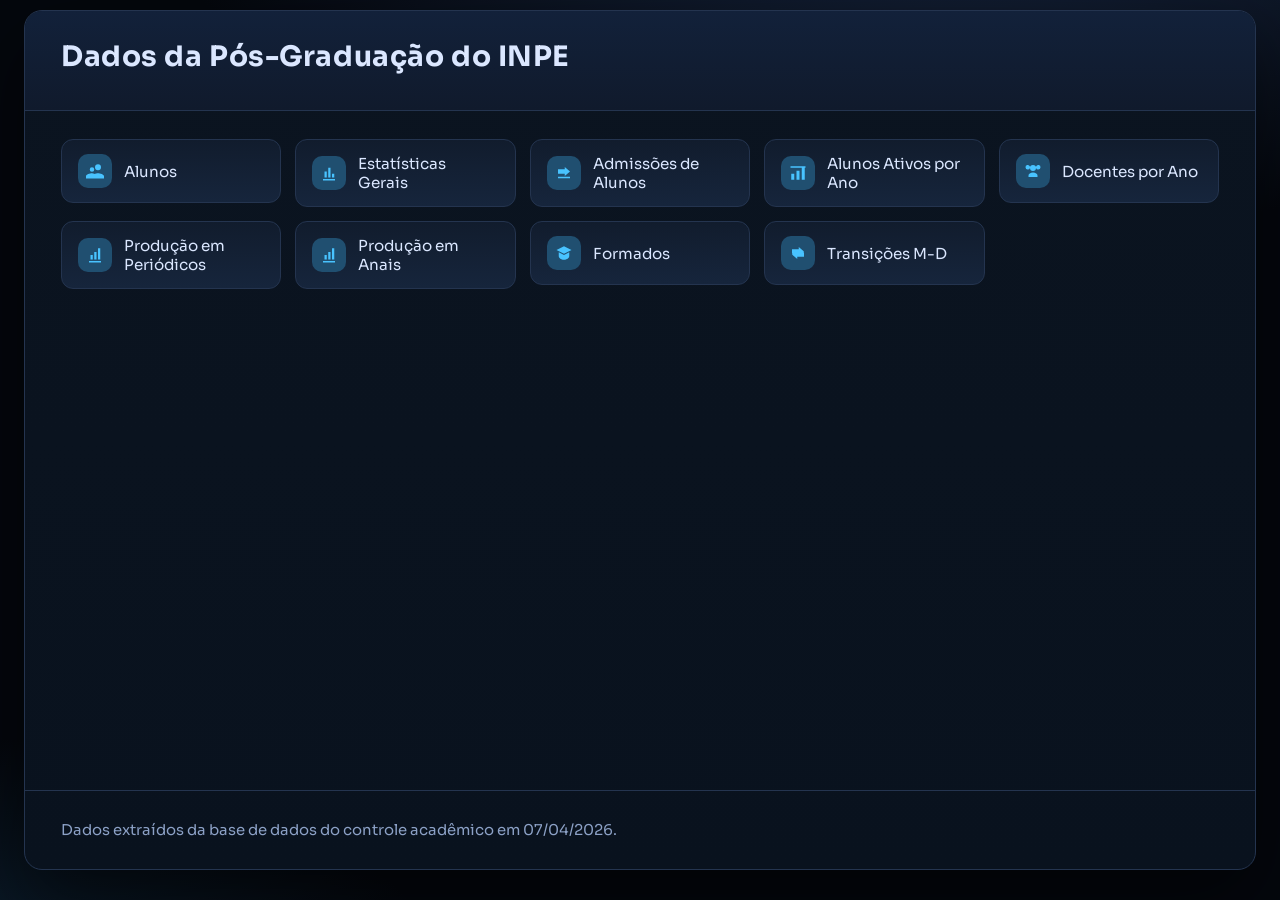
<file: index.html>
<!doctype html>
<html lang="pt-BR">
  <head>
    <meta charset="UTF-8" />
    <meta name="viewport" content="width=device-width, initial-scale=1.0" />
    <title>DadosPGINPE</title>
    <link rel="icon" type="image/svg+xml" href="Images/favicon.svg" />
    <link rel="preconnect" href="https://fonts.googleapis.com" />
    <link rel="preconnect" href="https://fonts.gstatic.com" crossorigin />
    <link
      href="https://fonts.googleapis.com/css2?family=Sora:wght@400;600;700&display=swap"
      rel="stylesheet"
    />
    <link rel="stylesheet" href="styles.css" />
  </head>
  <body>
    <div class="page">
      <div class="header">
        <h1>Dados da Pós-Graduação do INPE</h1>
      </div>

      <div class="body">
        <ul class="icon-list">
          <li>
            <a class="icon-link" href="alunos.html">
              <div class="icon-wrap">
                <svg viewBox="0 0 24 24" width="18" height="18" aria-hidden="true">
                  <path fill="currentColor" d="M16 11a4 4 0 1 0-4-4 4 4 0 0 0 4 4zm-8 2a3 3 0 1 0-3-3 3 3 0 0 0 3 3zm0 2c-2.67 0-8 1.34-8 4v3h10v-3c0-1.17.54-2.16 1.45-2.98A11.2 11.2 0 0 0 8 15zm8 0c-2.67 0-8 1.34-8 4v3h16v-3c0-2.66-5.33-4-8-4z" />
                </svg>
              </div>
              <span>Alunos</span>
            </a>
          </li>
          <li>
            <a class="icon-link" href="estatisticas.html">
              <div class="icon-wrap">
                <svg viewBox="0 0 24 24" width="18" height="18" aria-hidden="true">
                  <path fill="currentColor" d="M4 20h16v2H4zM6 10h3v8H6zm5-5h3v13h-3zm5 8h3v5h-3z" />
                </svg>
              </div>
              <span>Estatísticas Gerais</span>
            </a>
          </li>
          <li>
            <a class="icon-link" href="admissao.html">
              <div class="icon-wrap">
                <svg viewBox="0 0 24 24" width="18" height="18" aria-hidden="true">
                  <path fill="currentColor" d="M4 7h9V4l7 6-7 6v-3H4V7zm0 10h16v2H4z" />
                </svg>
              </div>
              <span>Admissões de Alunos</span>
            </a>
          </li>
          <li>
            <a class="icon-link" href="ativos.html">
              <div class="icon-wrap">
                <svg viewBox="0 0 24 24" width="18" height="18" aria-hidden="true">
                  <path fill="currentColor" d="M3 13h4v8H3zm7-4h4v12h-4zm7-6h4v18h-4zM2 3h20v2H2z" />
                </svg>
              </div>
              <span>Alunos Ativos por Ano</span>
            </a>
          </li>
          <li>
            <a class="icon-link" href="docentes.html">
              <div class="icon-wrap">
                <svg viewBox="0 0 24 24" width="18" height="18" aria-hidden="true">
                  <path fill="currentColor" d="M12 12a4 4 0 1 0-4-4 4 4 0 0 0 4 4zm0 2c-3.33 0-6 1.79-6 4v2h12v-2c0-2.21-2.67-4-6-4zm7-4a3 3 0 1 0-2.83-4h-1.35A5.98 5.98 0 0 1 15 8h1a3 3 0 0 0 3 2zM5 10a3 3 0 0 0 3-2h1a5.98 5.98 0 0 1 .18-2H7.83A3 3 0 1 0 5 10z" />
                </svg>
              </div>
              <span>Docentes por Ano</span>
            </a>
          </li>
          <li>
            <a class="icon-link" href="producao.html">
              <div class="icon-wrap">
                <svg viewBox="0 0 24 24" width="18" height="18" aria-hidden="true">
                  <path fill="currentColor" d="M4 20h16v2H4zM6 12h3v6H6zm5-4h3v10h-3zm5-5h3v15h-3z" />
                </svg>
              </div>
              <span>Produção em Periódicos</span>
            </a>
          </li>
          <li>
            <a class="icon-link" href="anais.html">
              <div class="icon-wrap">
                <svg viewBox="0 0 24 24" width="18" height="18" aria-hidden="true">
                  <path fill="currentColor" d="M4 20h16v2H4zM6 12h3v6H6zm5-4h3v10h-3zm5-5h3v15h-3z" />
                </svg>
              </div>
              <span>Produção em Anais</span>
            </a>
          </li>
          <li>
            <a class="icon-link" href="formados.html">
              <div class="icon-wrap">
                <svg viewBox="0 0 24 24" width="18" height="18" aria-hidden="true">
                  <path fill="currentColor" d="m12 3 10 5-10 5L2 8l10-5zm7 8.09V16c0 2.76-3.13 5-7 5s-7-2.24-7-5v-4.91l7 3.5 7-3.5z" />
                </svg>
              </div>
              <span>Formados</span>
            </a>
          </li>
          <li>
            <a class="icon-link" href="transicoes.html">
              <div class="icon-wrap">
                <svg viewBox="0 0 24 24" width="18" height="18" aria-hidden="true">
                  <path fill="currentColor" d="M4 7h9V4l7 6-7 6v-3H4V7zm16 10h-9v3l-7-6 7-6v3h9v6z" />
                </svg>
              </div>
              <span>Transições M-D</span>
            </a>
          </li>
        </ul>
      </div>

      <div class="footer">
        Dados extraídos da base de dados do controle acadêmico em carregamento.
      </div>
    </div>
    <script src="app.js" defer></script>
  </body>
</html>
</file>
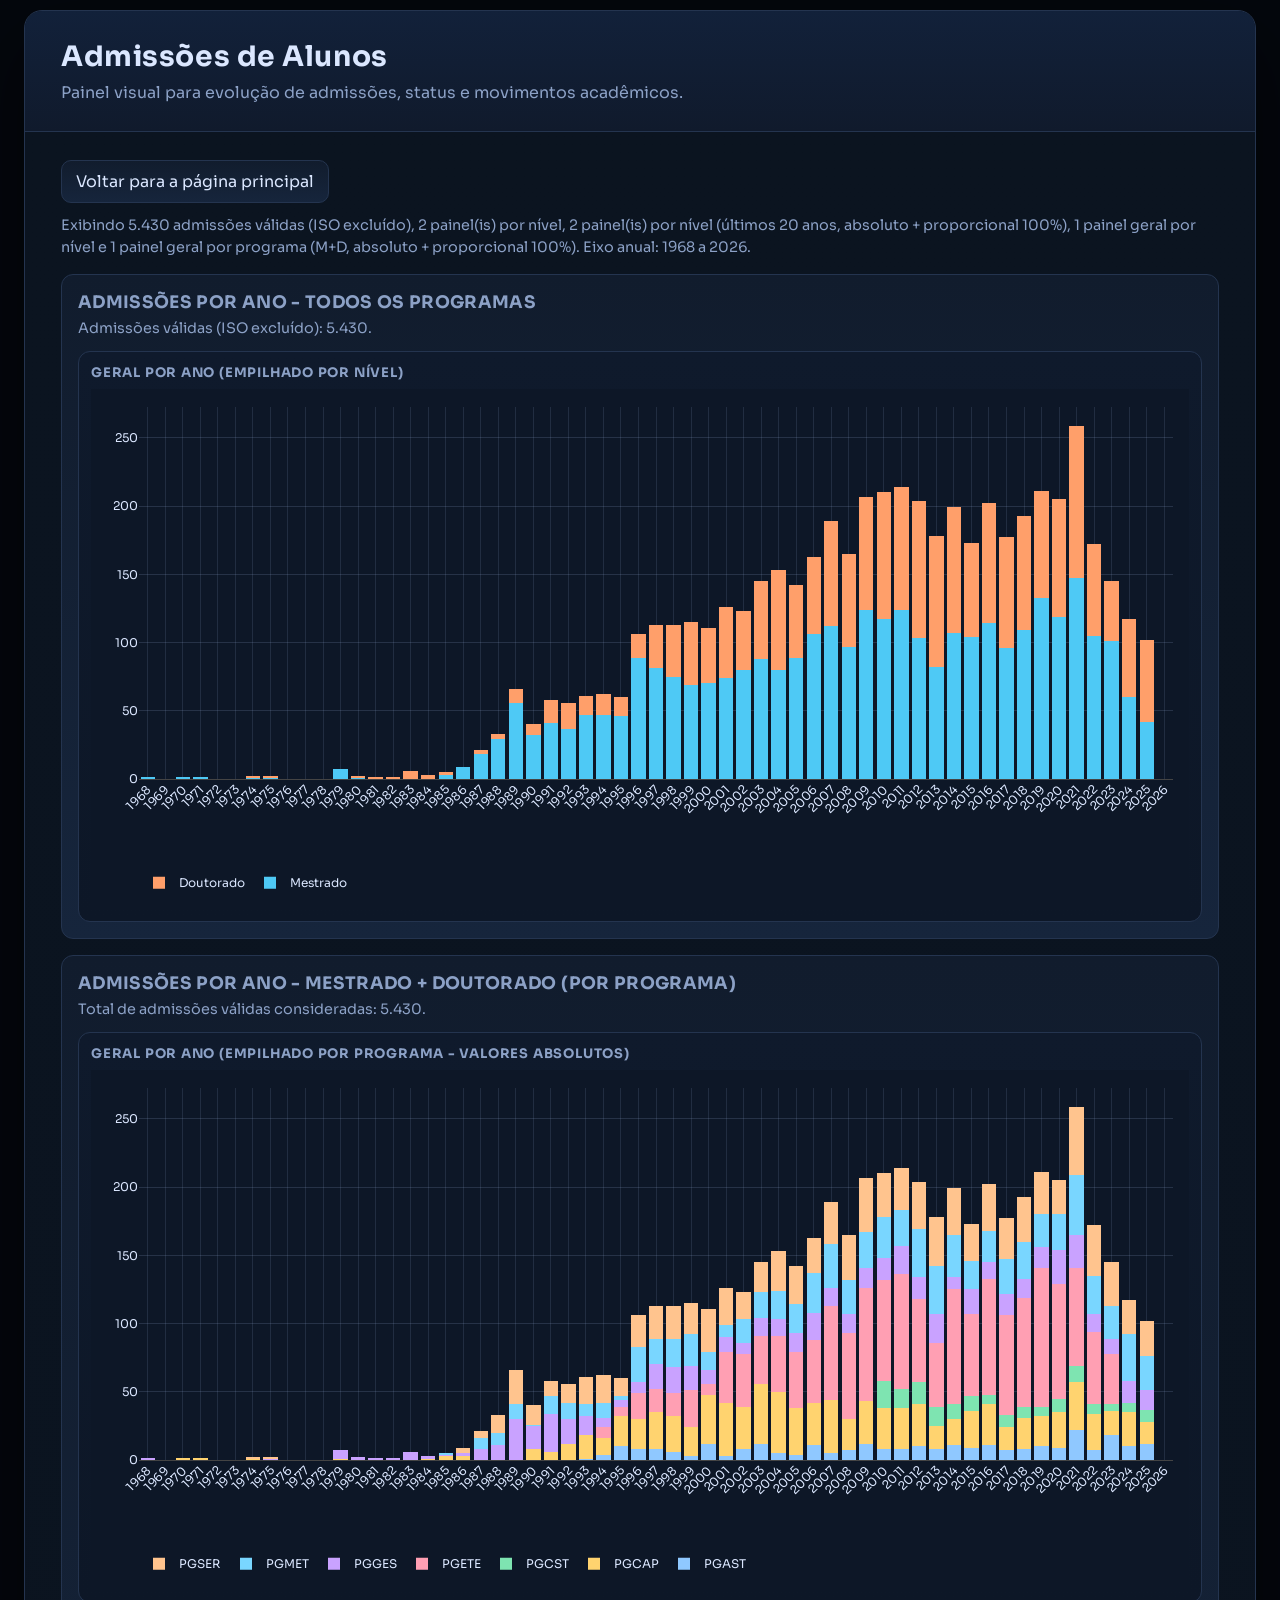
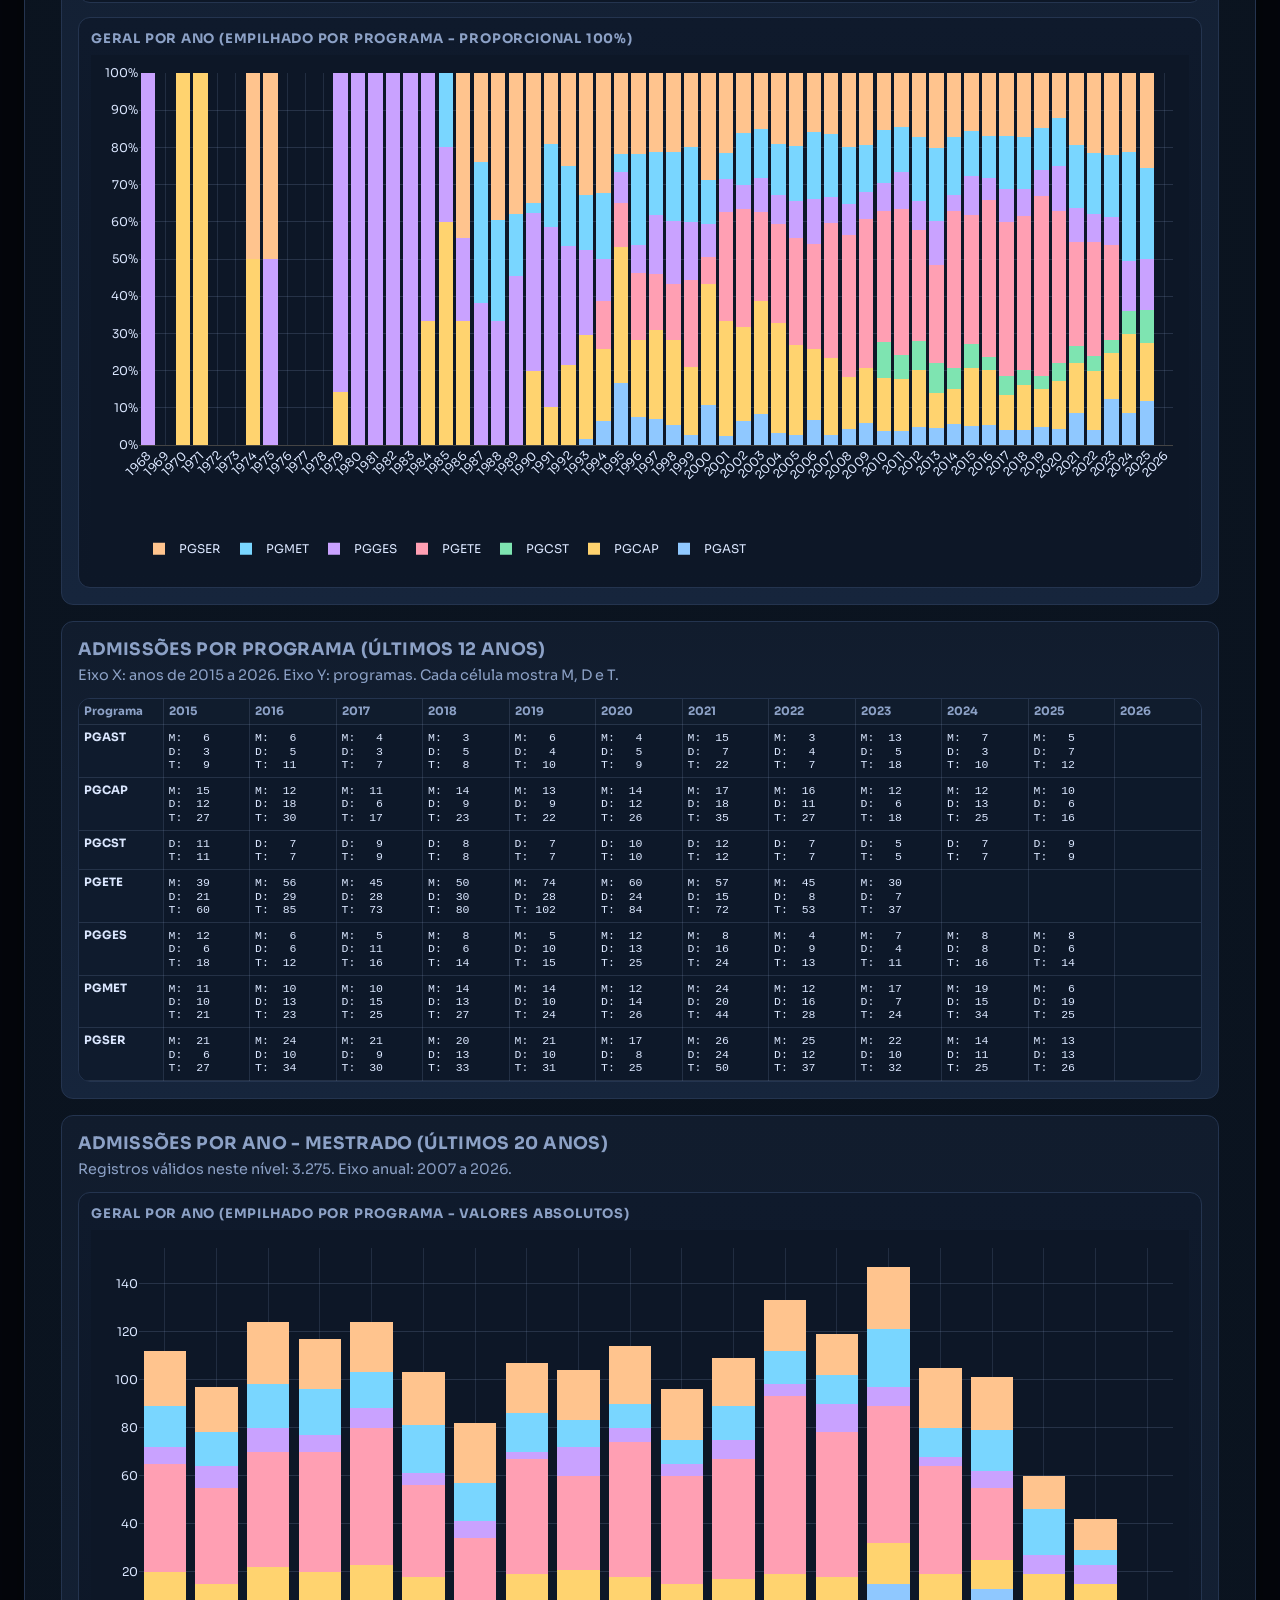
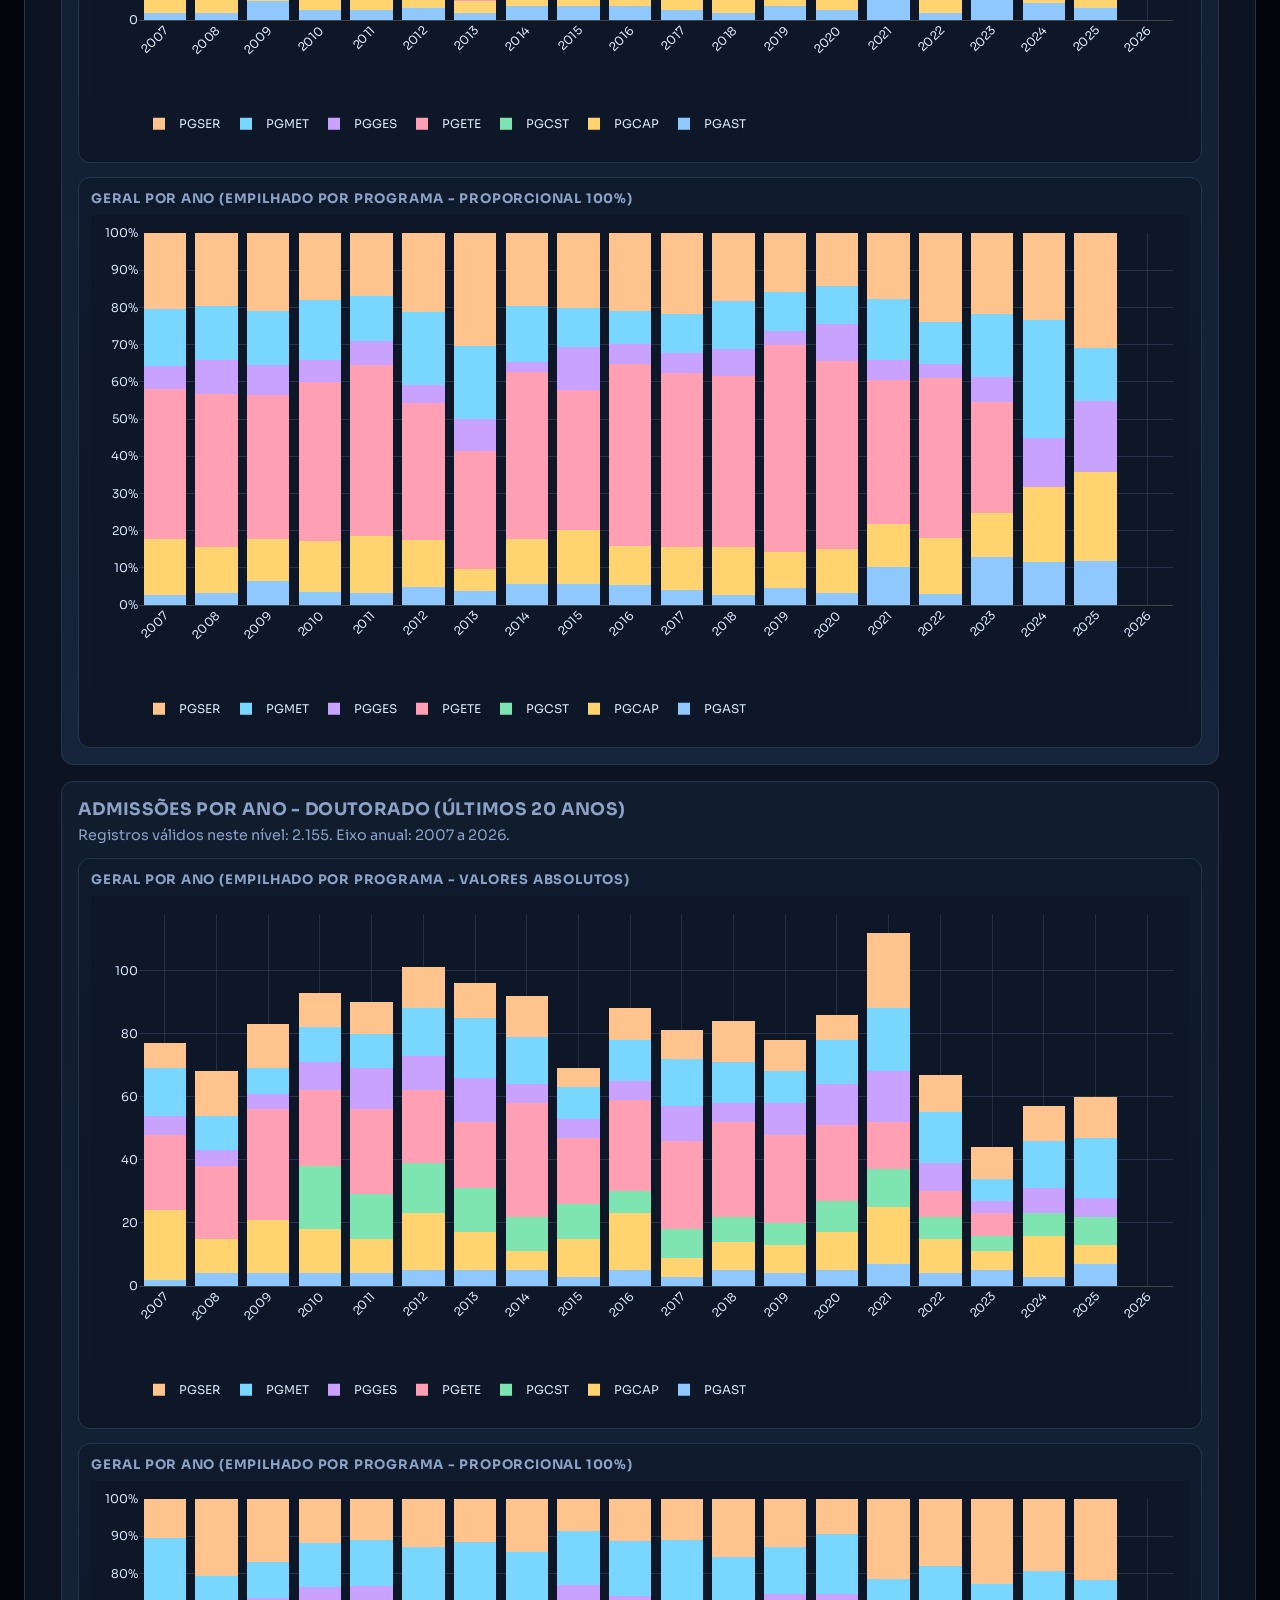
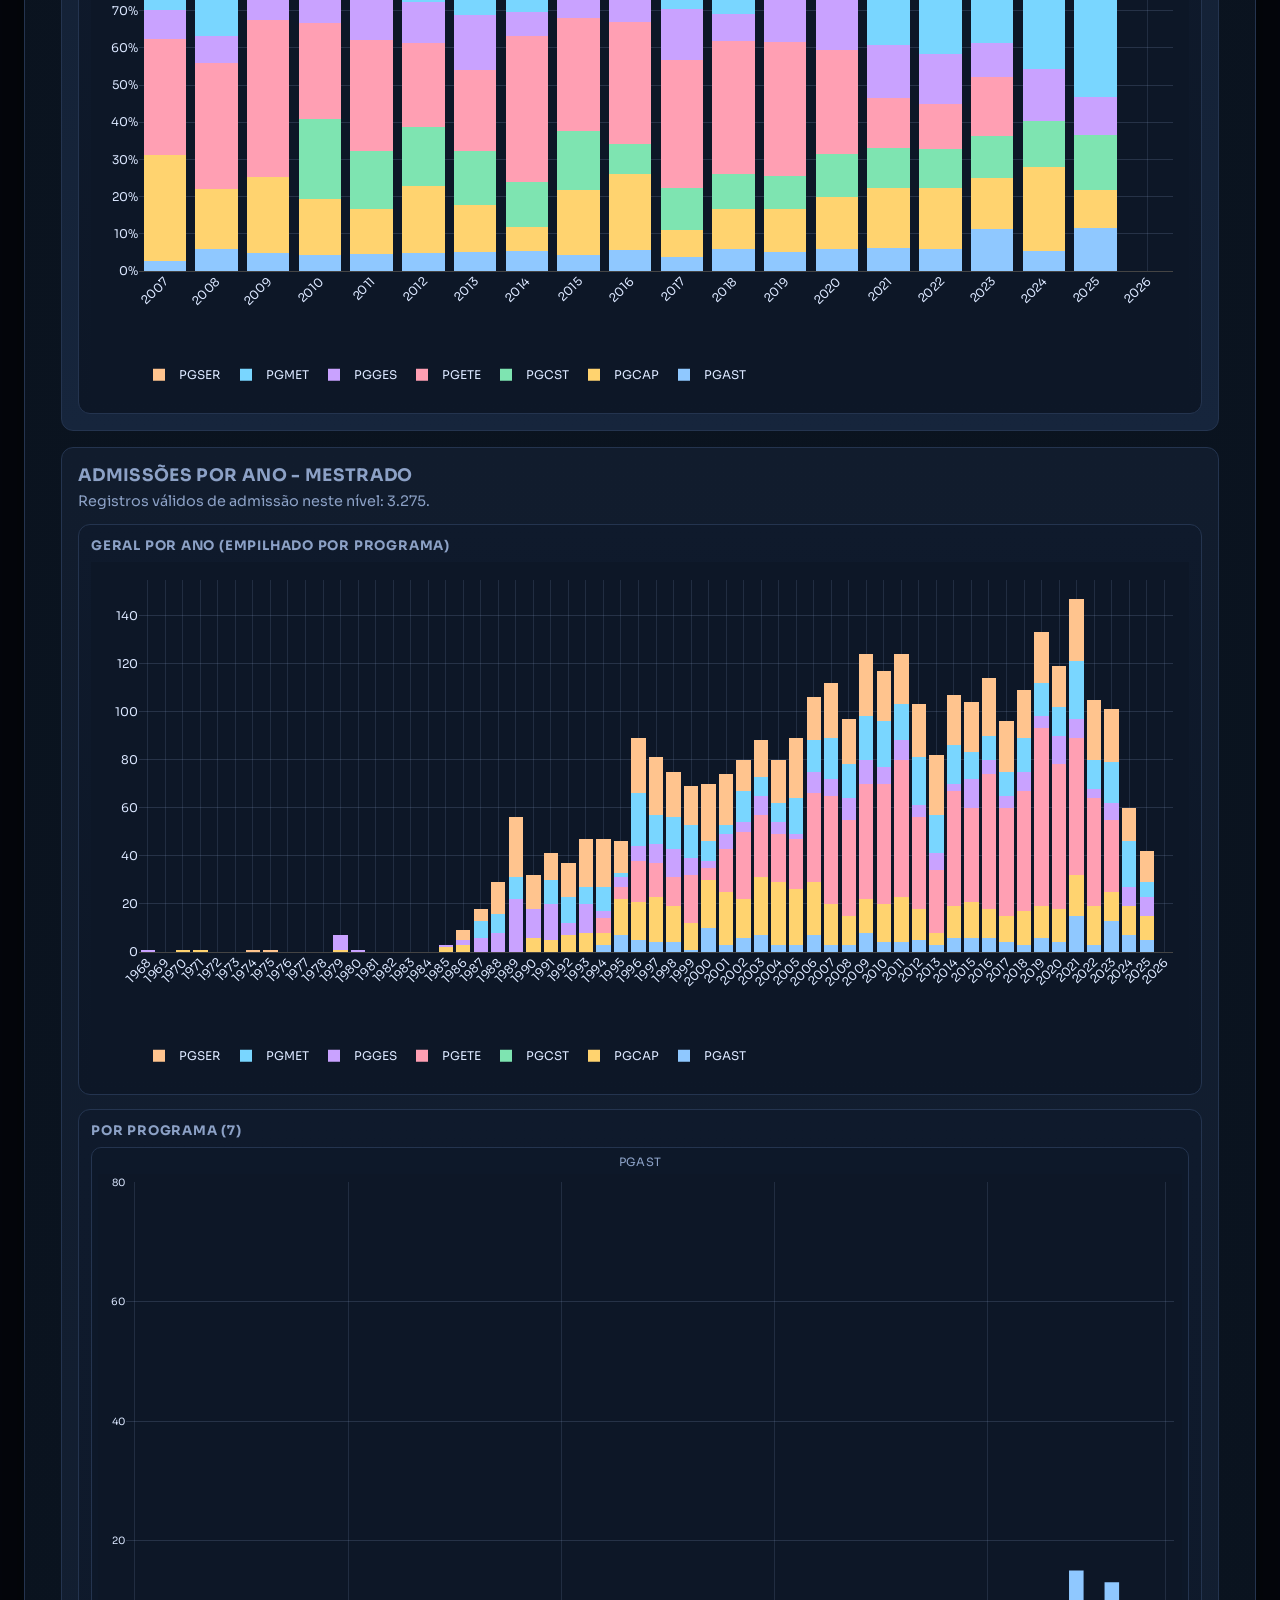
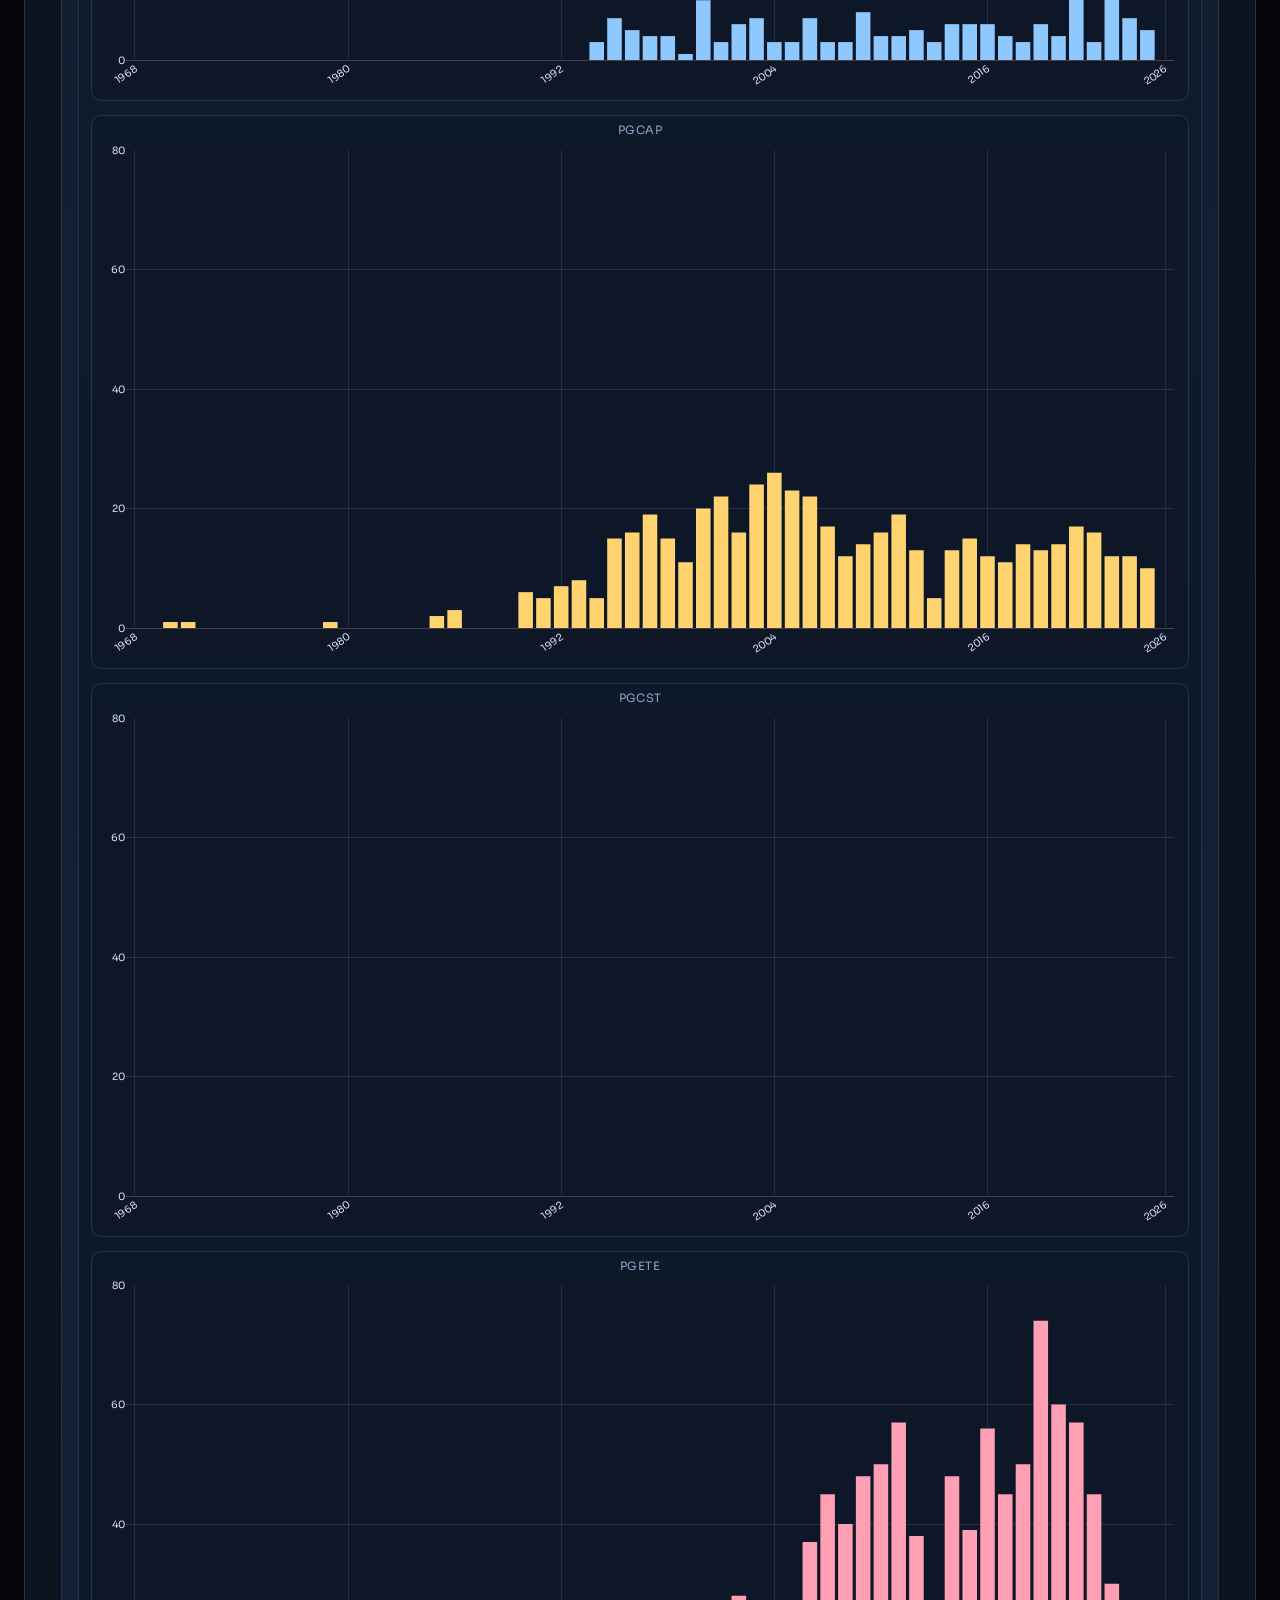
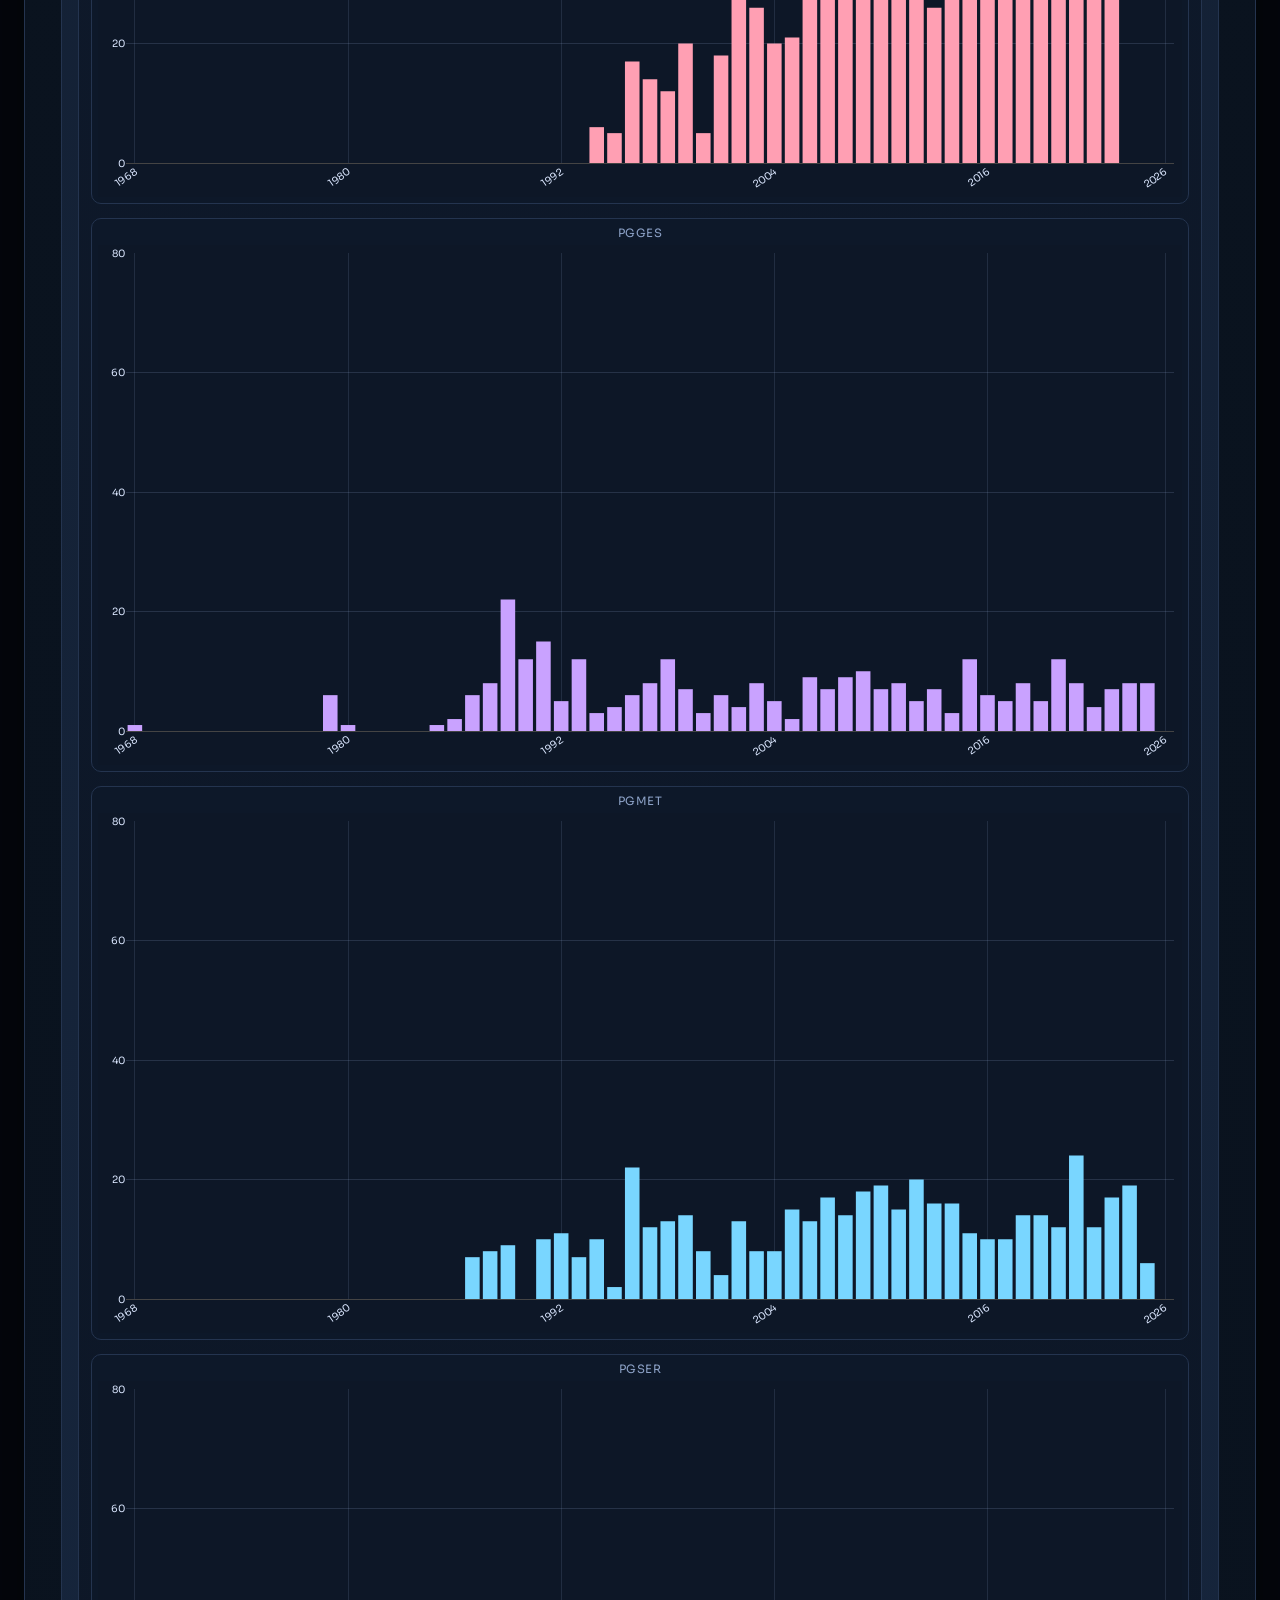
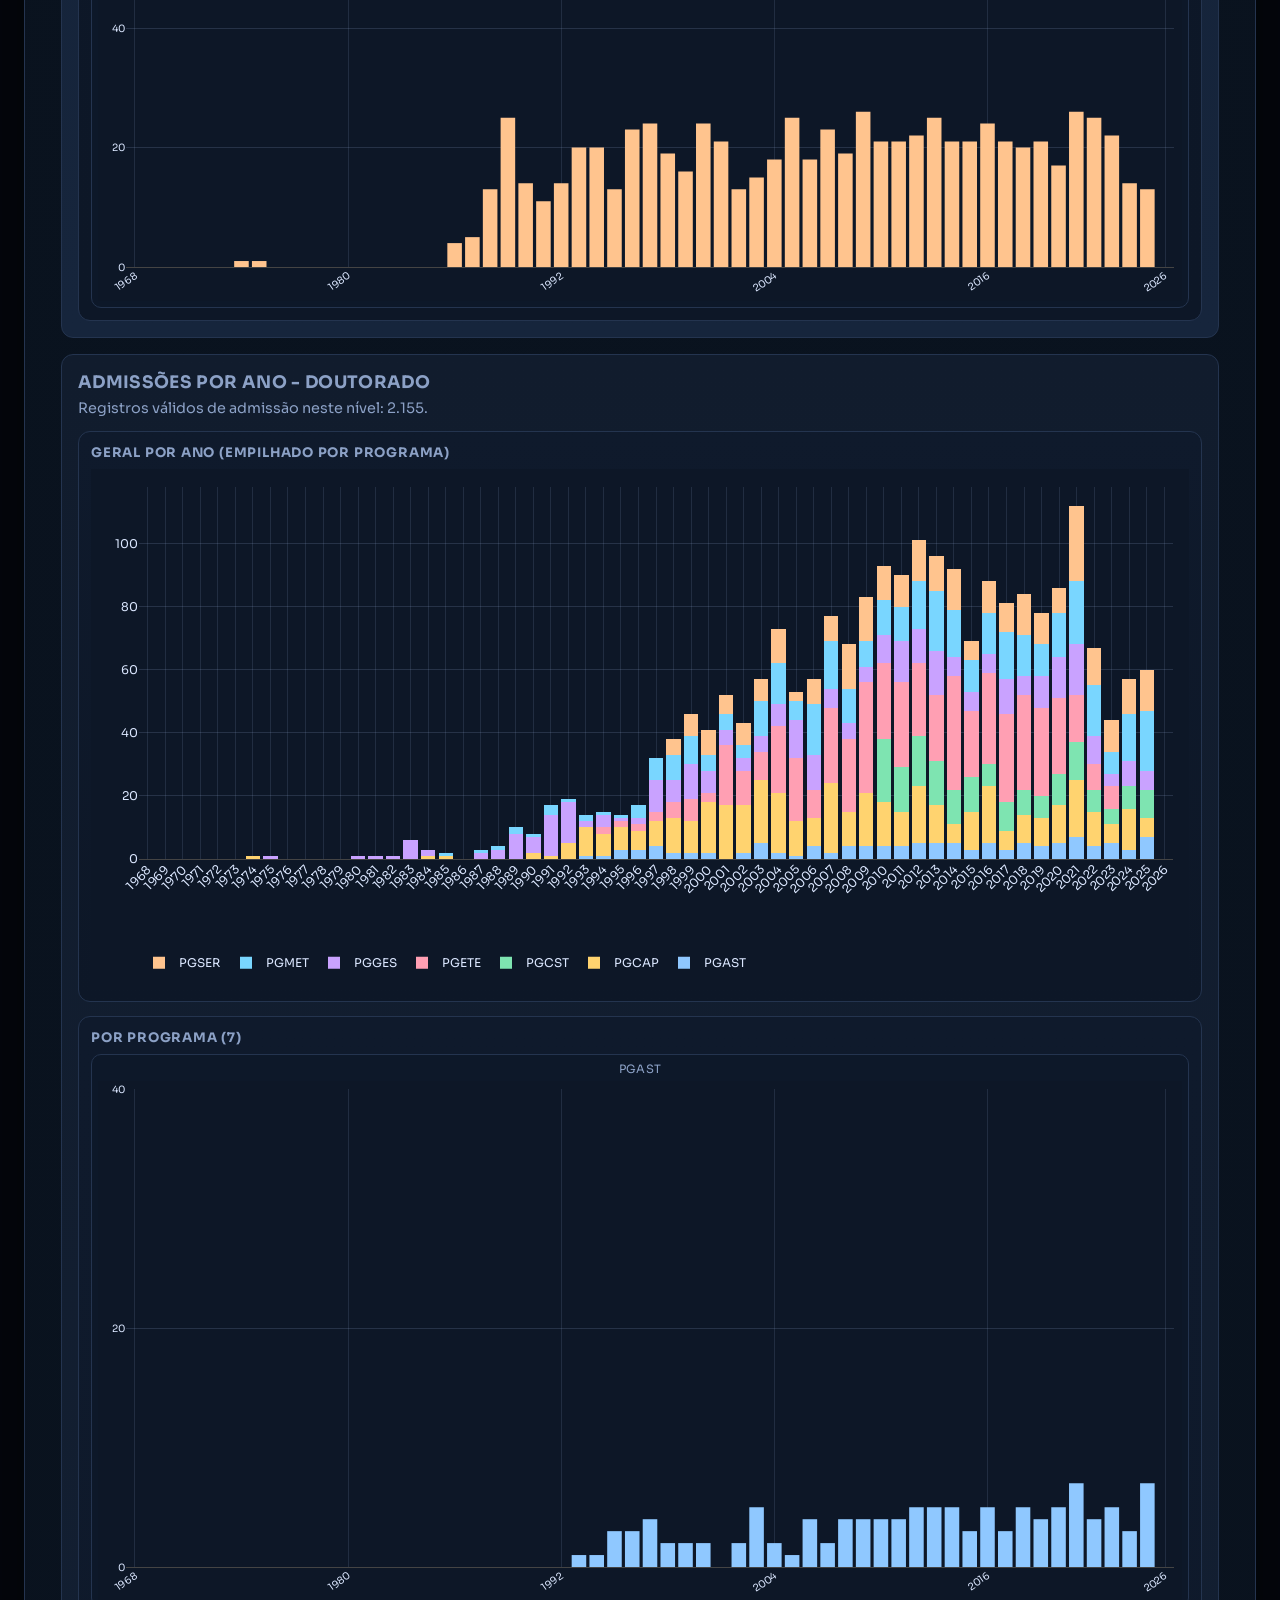
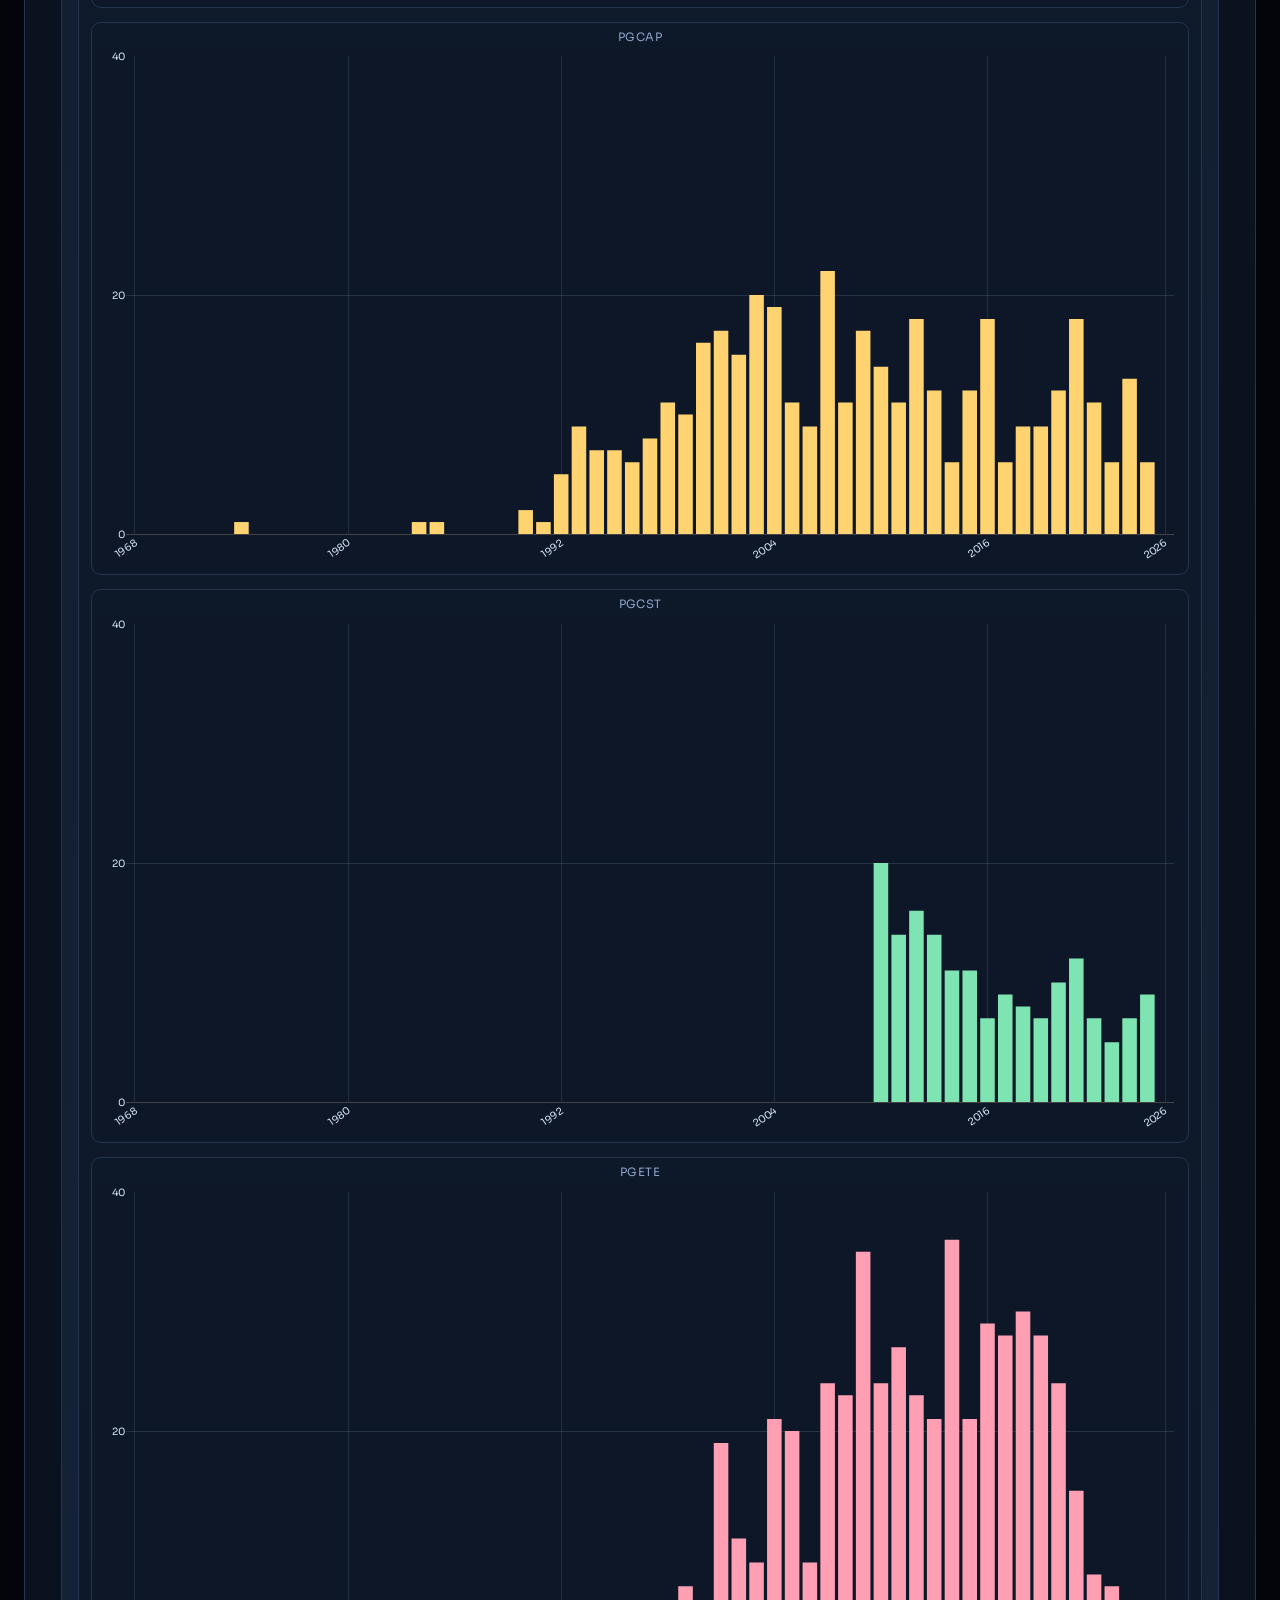
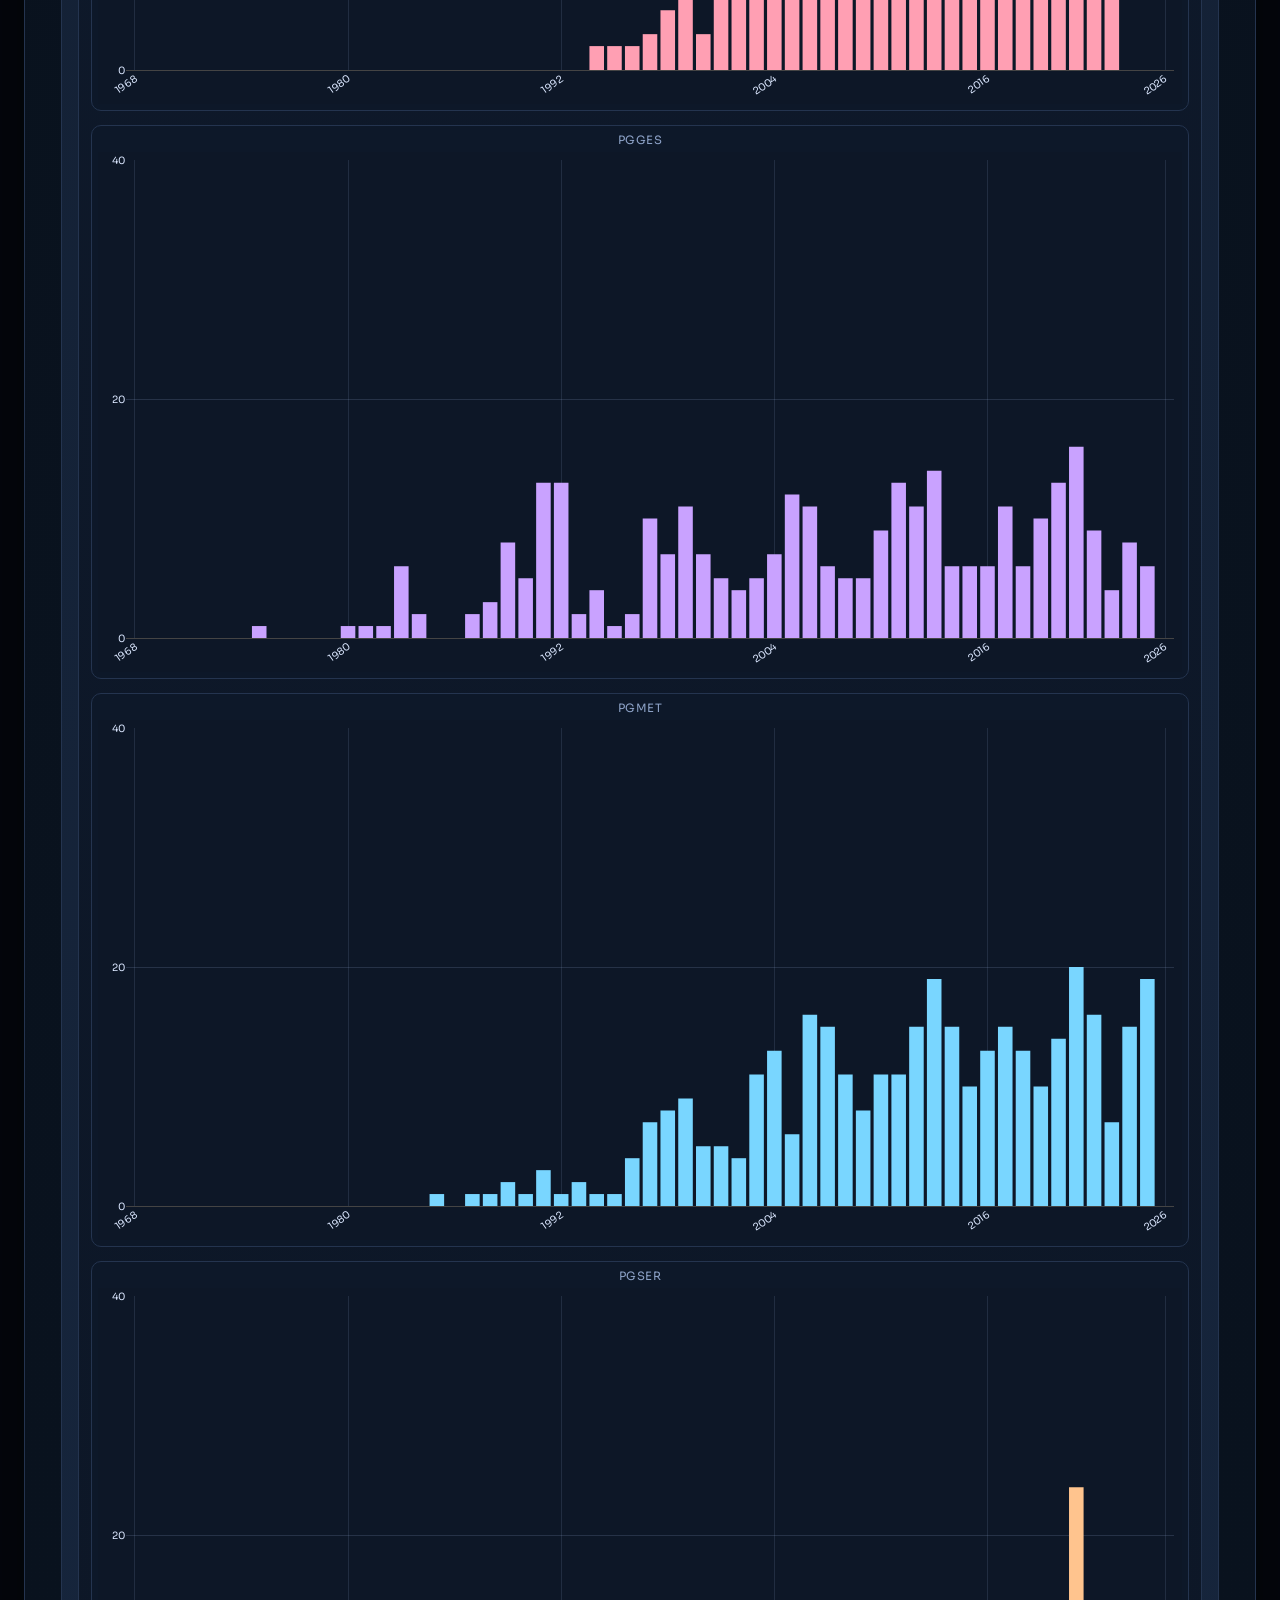
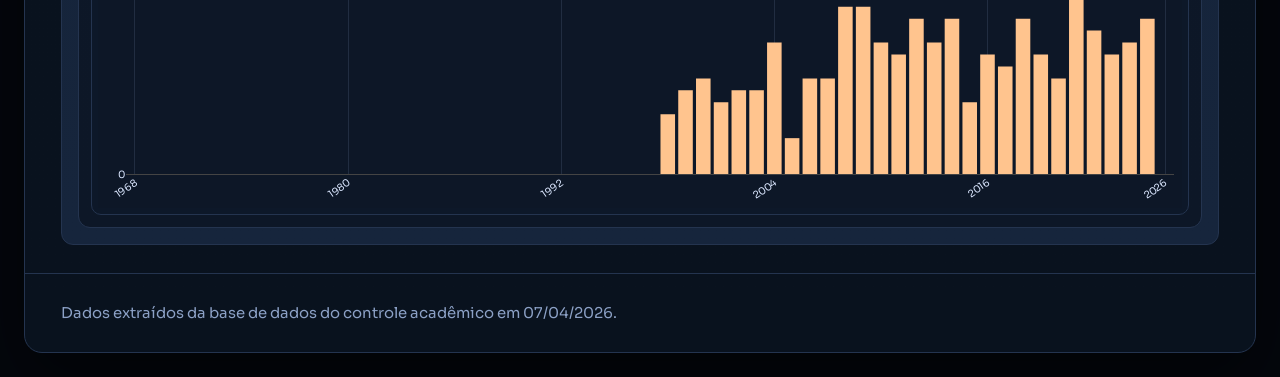
<file: admissao.html>
<!doctype html>
<html lang="pt-BR">
  <head>
    <meta charset="UTF-8" />
    <meta name="viewport" content="width=device-width, initial-scale=1.0" />
    <title>Admissões de Alunos | DadosPGINPE</title>
    <link rel="icon" type="image/svg+xml" href="Images/favicon.svg" />
    <link rel="preconnect" href="https://fonts.googleapis.com" />
    <link rel="preconnect" href="https://fonts.gstatic.com" crossorigin />
    <link
      href="https://fonts.googleapis.com/css2?family=Sora:wght@400;600;700&display=swap"
      rel="stylesheet"
    />
    <link rel="stylesheet" href="styles.css" />
    <script src="https://cdn.plot.ly/plotly-2.35.2.min.js" defer></script>
  </head>
  <body>
    <div class="page">
      <div class="header">
        <h1>Admissões de Alunos</h1>
        <p>Painel visual para evolução de admissões, status e movimentos acadêmicos.</p>
      </div>

      <div class="body body-stats">
        <div class="stats-toolbar">
          <a class="back-link" href="index.html">Voltar para a página principal</a>
          <p id="admissao-status" class="table-status">Carregando admissões...</p>
        </div>
        <div id="admissao-cards" class="stats-cards-stack"></div>
      </div>

      <div class="footer">
        Dados extraídos da base de dados do controle acadêmico em carregamento.
      </div>
    </div>
    <script src="app.js" defer></script>
    <script src="admissao.js" defer></script>
  </body>
</html>
</file>
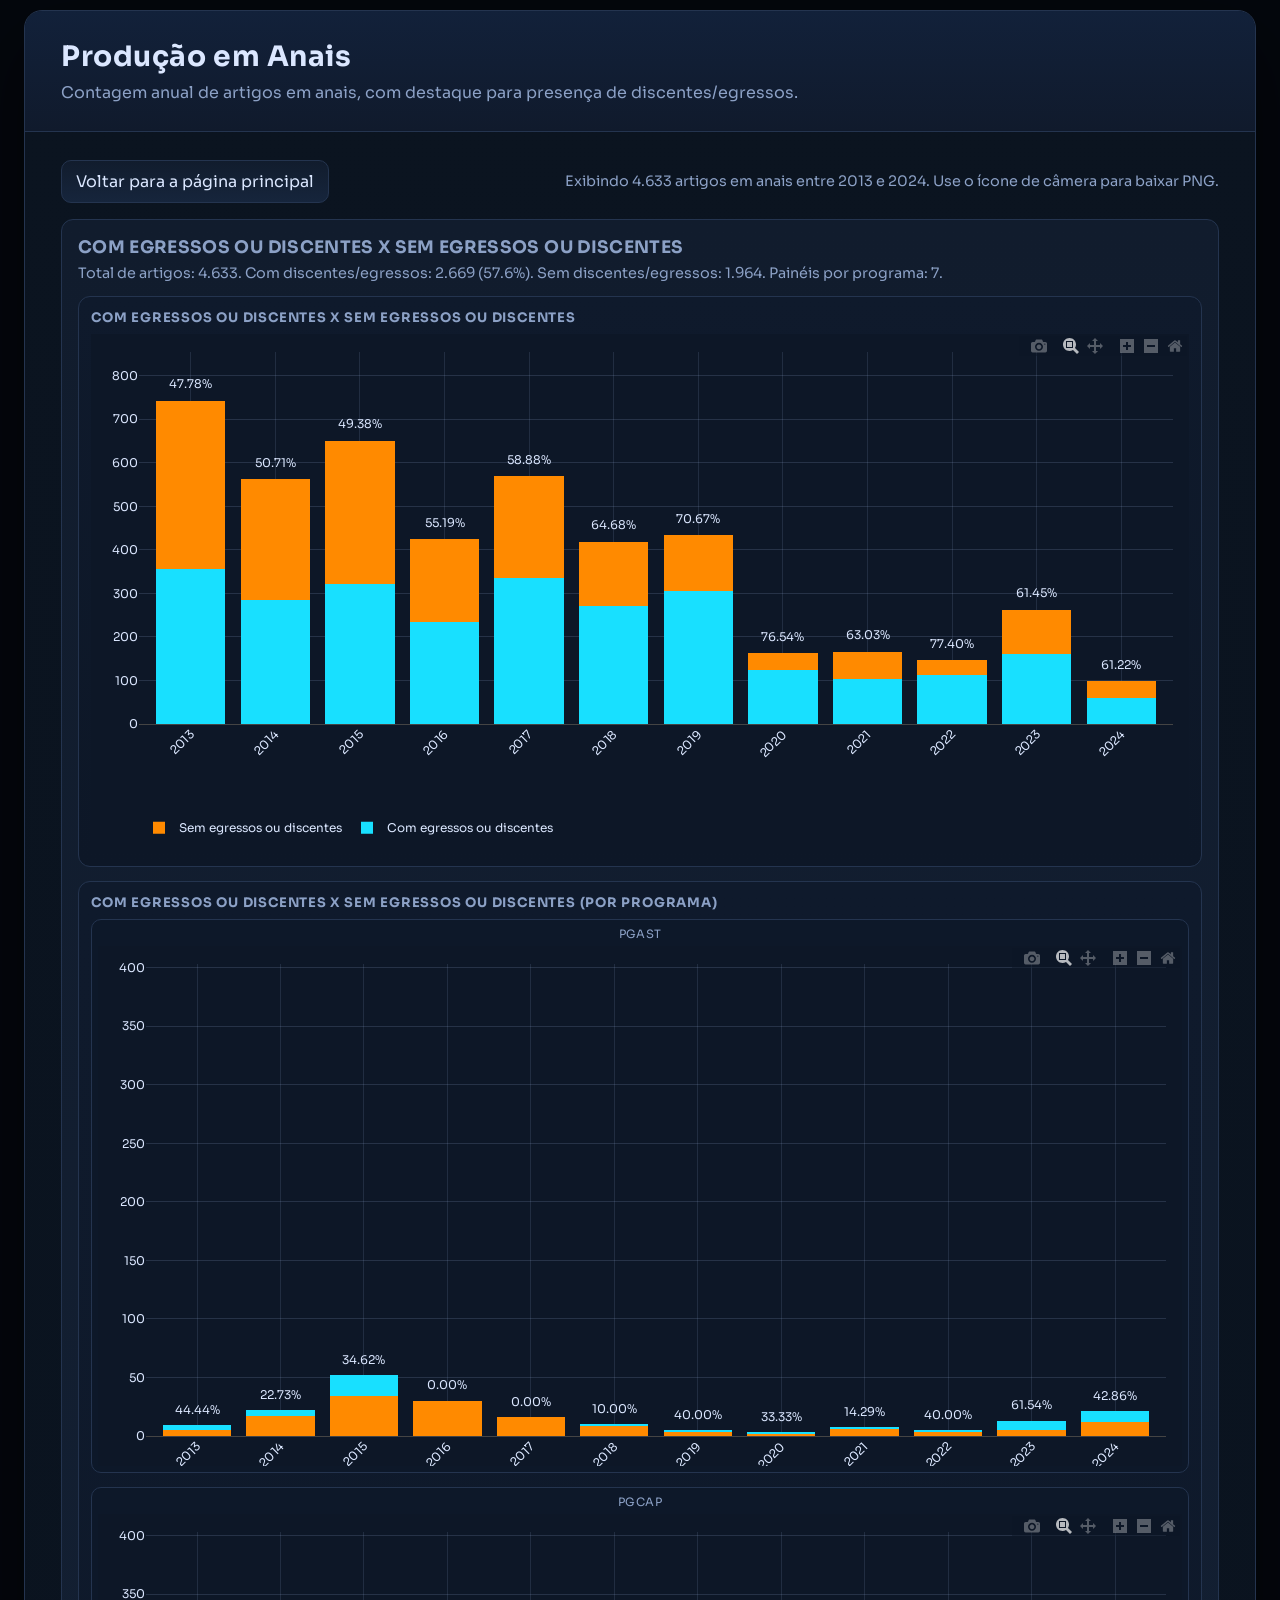
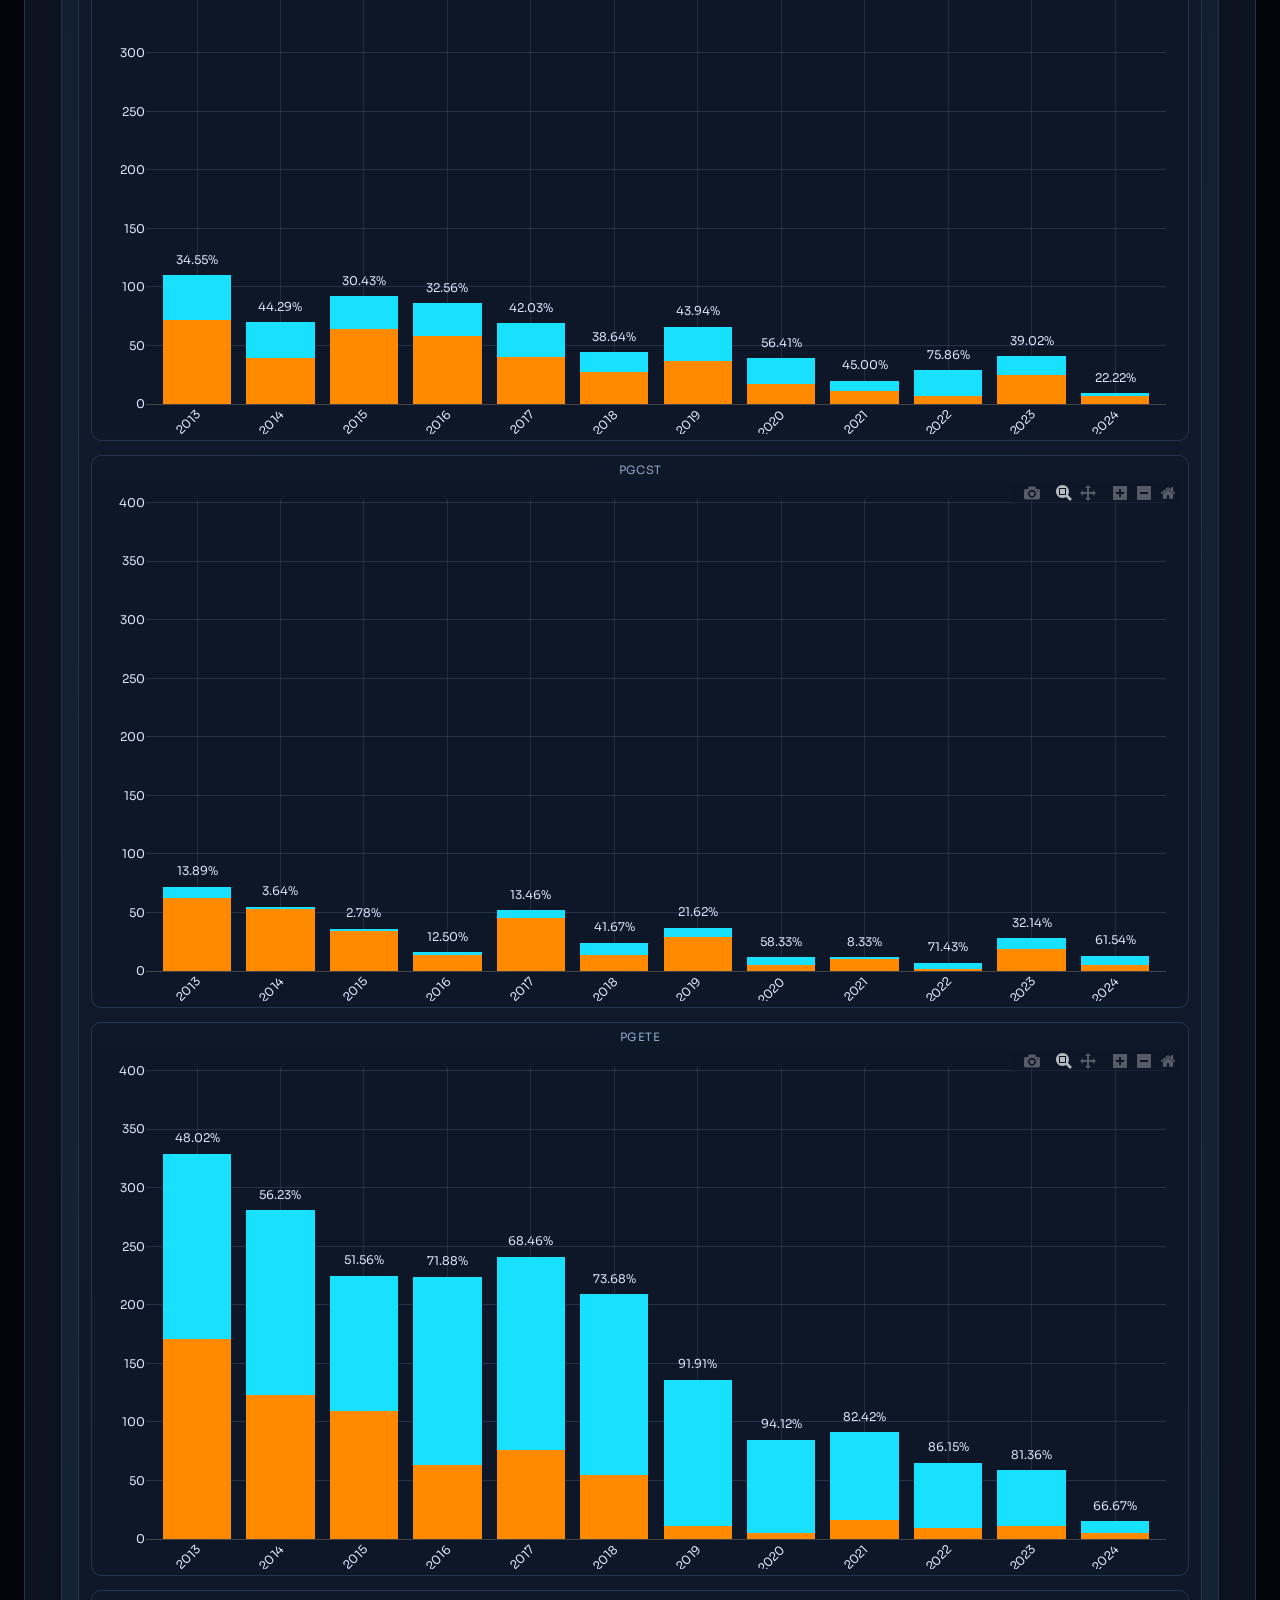
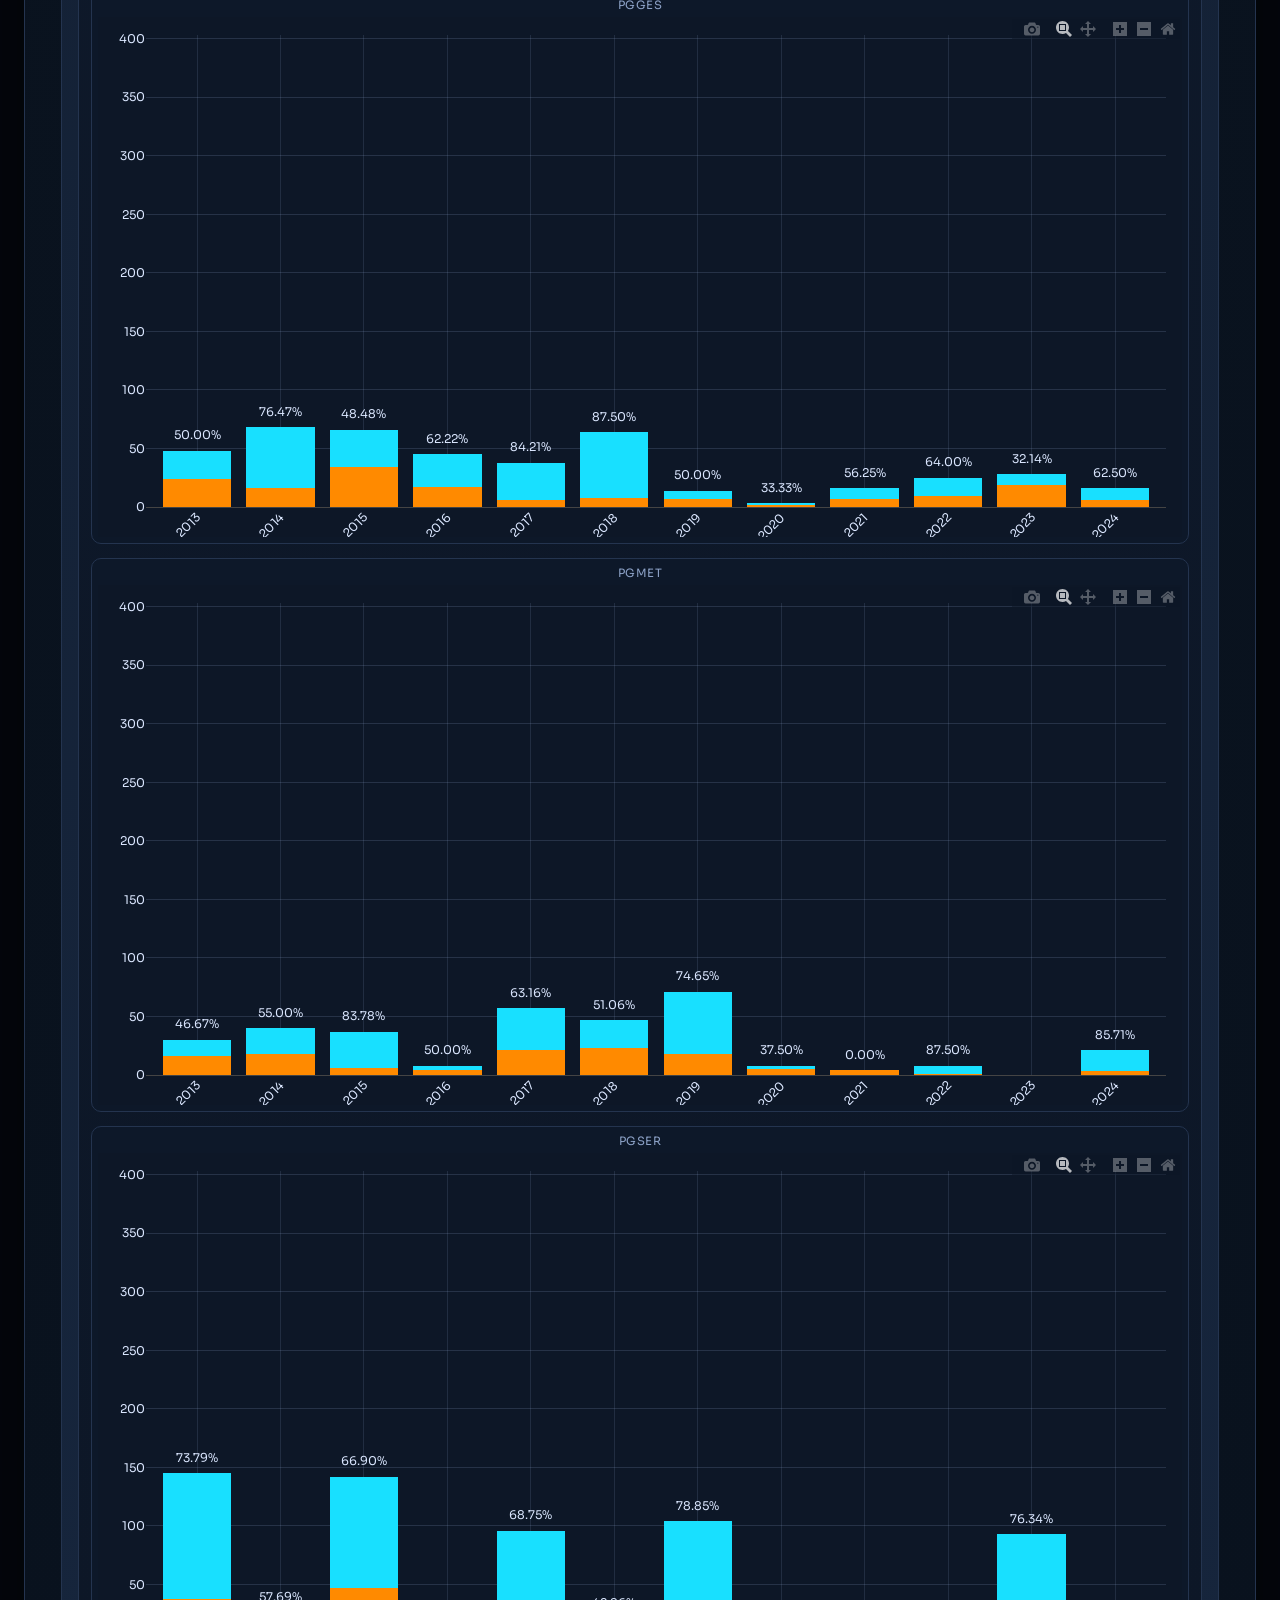
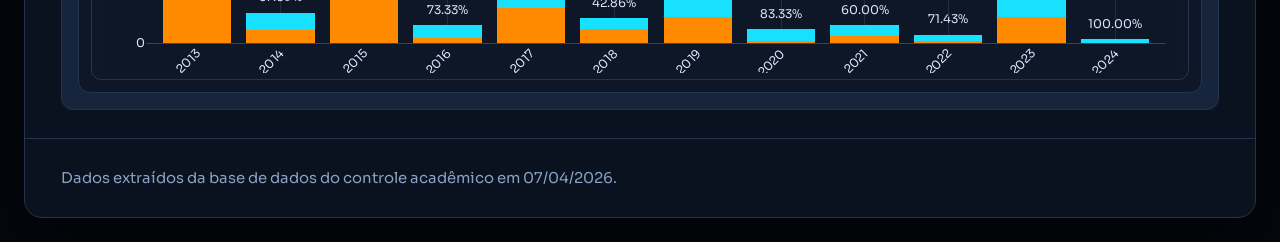
<file: anais.html>
<!doctype html>
<html lang="pt-BR">
  <head>
    <meta charset="UTF-8" />
    <meta name="viewport" content="width=device-width, initial-scale=1.0" />
    <title>Produção em Anais | DadosPGINPE</title>
    <link rel="icon" type="image/svg+xml" href="Images/favicon.svg" />
    <link rel="preconnect" href="https://fonts.googleapis.com" />
    <link rel="preconnect" href="https://fonts.gstatic.com" crossorigin />
    <link
      href="https://fonts.googleapis.com/css2?family=Sora:wght@400;600;700&display=swap"
      rel="stylesheet"
    />
    <link rel="stylesheet" href="styles.css" />
    <script src="https://cdn.plot.ly/plotly-2.35.2.min.js" defer></script>
  </head>
  <body>
    <div class="page">
      <div class="header">
        <h1>Produção em Anais</h1>
        <p>Contagem anual de artigos em anais, com destaque para presença de discentes/egressos.</p>
      </div>

      <div class="body body-stats">
        <div class="stats-toolbar">
          <a class="back-link" href="index.html">Voltar para a página principal</a>
          <p id="anais-status" class="table-status">Carregando produção...</p>
        </div>

        <div class="stats-cards-stack">
          <section class="stats-card" id="card-anais-geral">
            <div class="stats-card-head">
              <h2>Com egressos ou discentes x Sem egressos ou discentes</h2>
              <p id="anais-resumo">Preparando resumo...</p>
            </div>
            <div class="stats-card-grid">
              <div class="plot-panel plot-panel-large">
                <h3>Com egressos ou discentes x Sem egressos ou discentes</h3>
                <div id="anais-chart" class="plot-chart plot-chart-large"></div>
              </div>
              <div class="plot-panel">
                <h3>Com egressos ou discentes x Sem egressos ou discentes (por programa)</h3>
                <div id="anais-mini-grid" class="mini-plots-grid"></div>
              </div>
            </div>
          </section>
        </div>
      </div>

      <div class="footer">
        Dados extraídos da base de dados do controle acadêmico em carregamento.
      </div>
    </div>
    <script src="app.js" defer></script>
    <script src="anais.js" defer></script>
  </body>
</html>
</file>
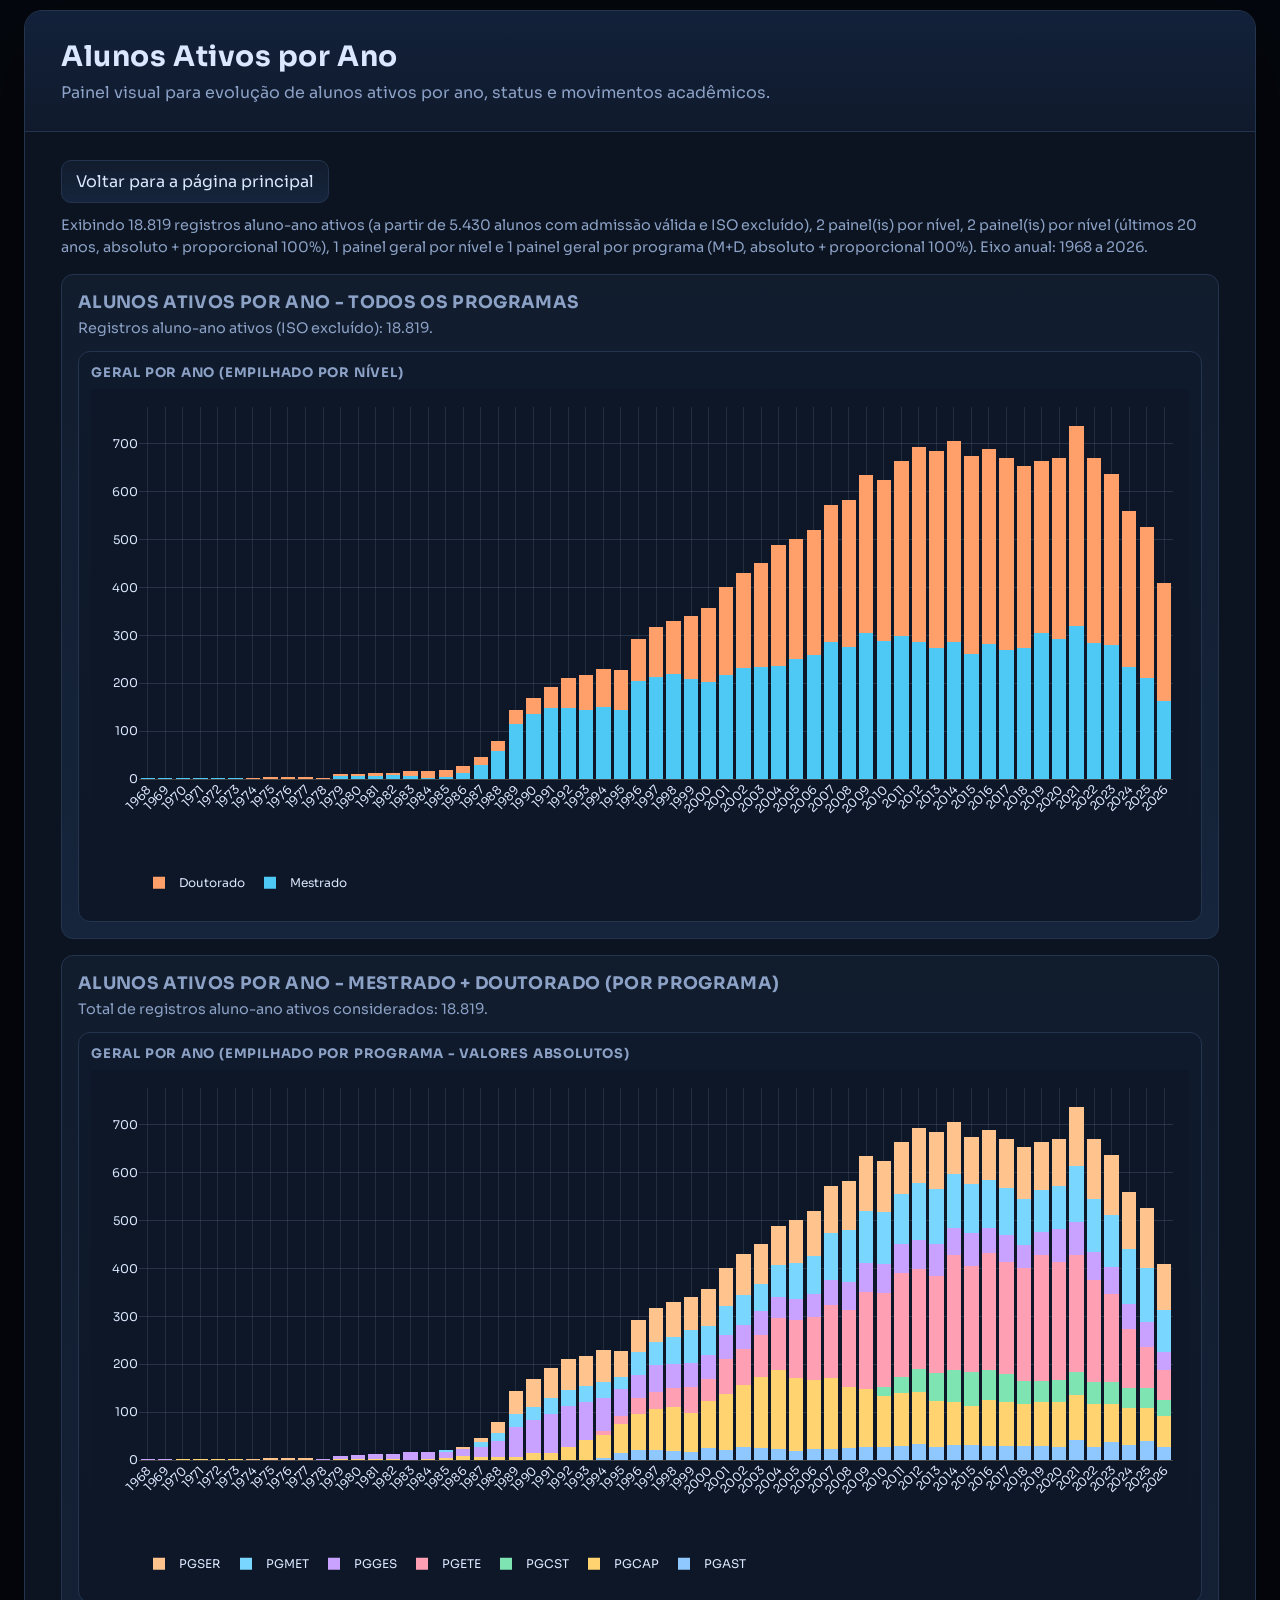
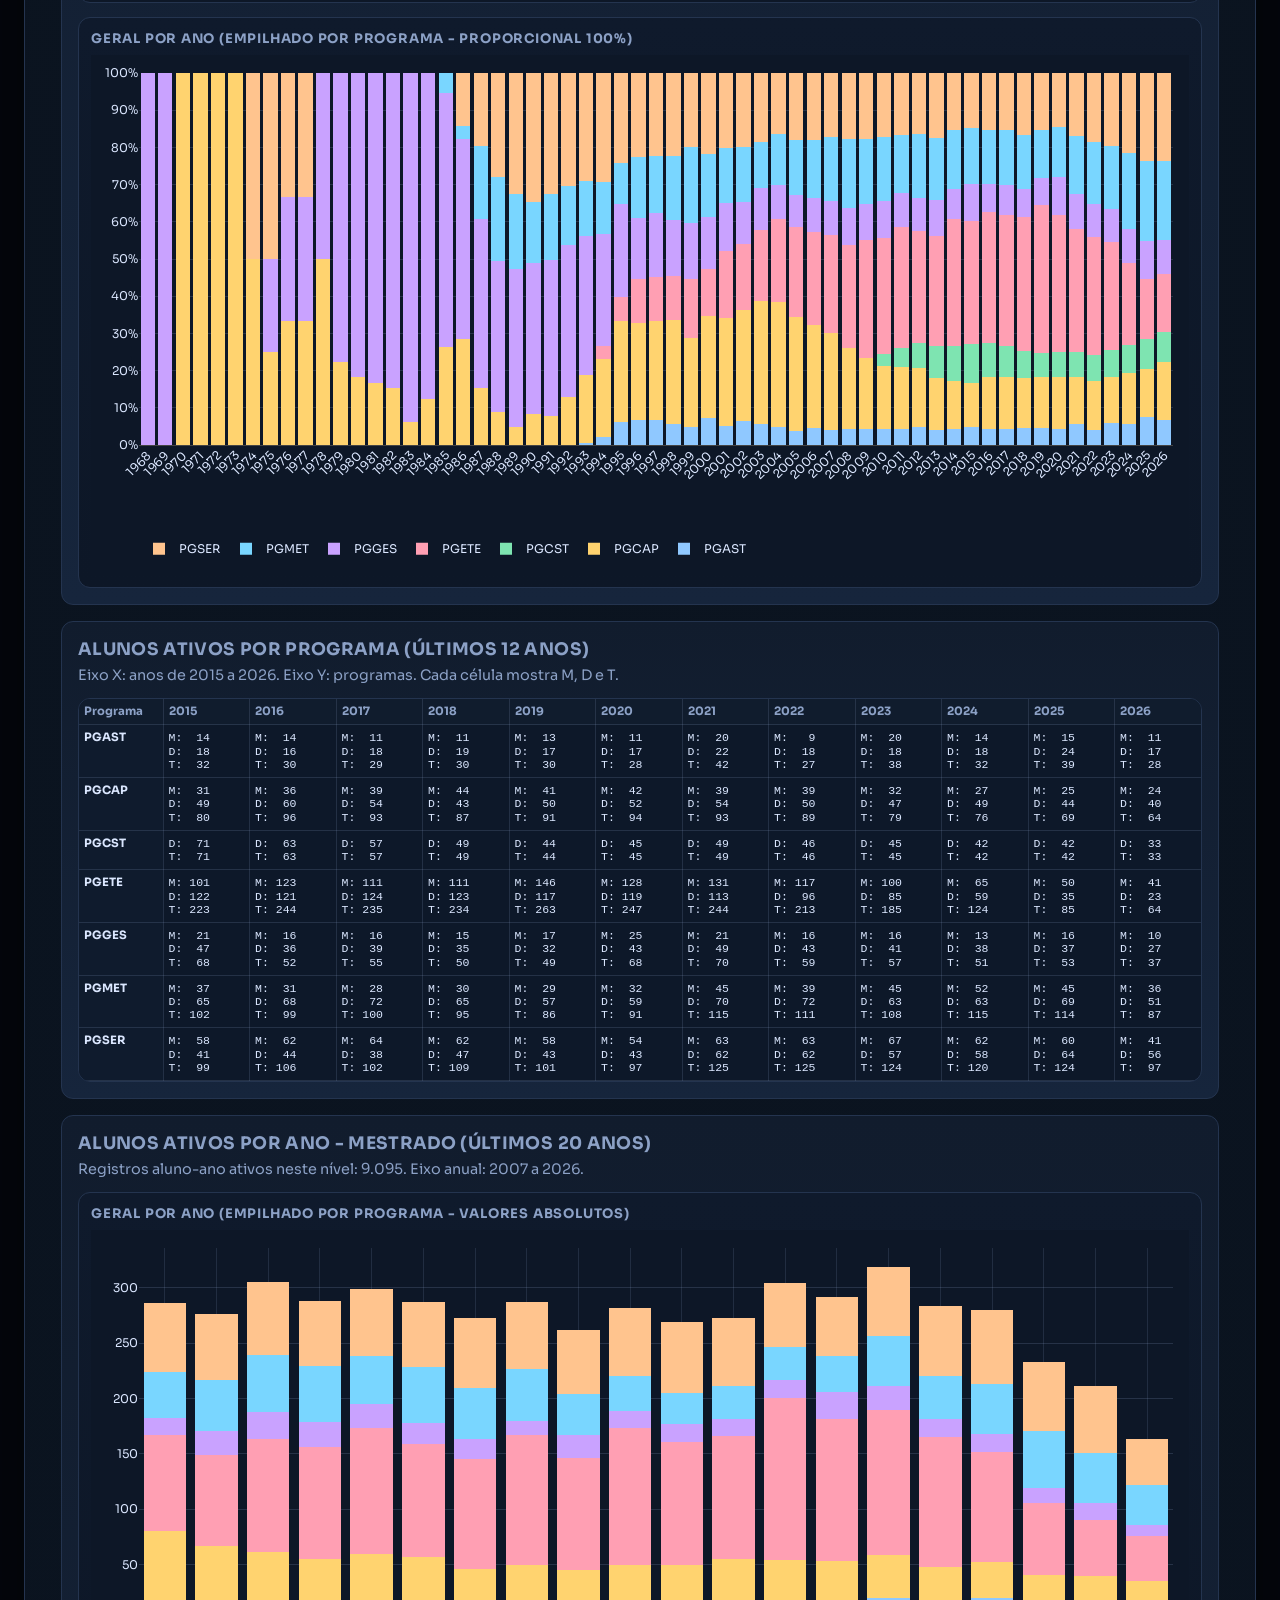
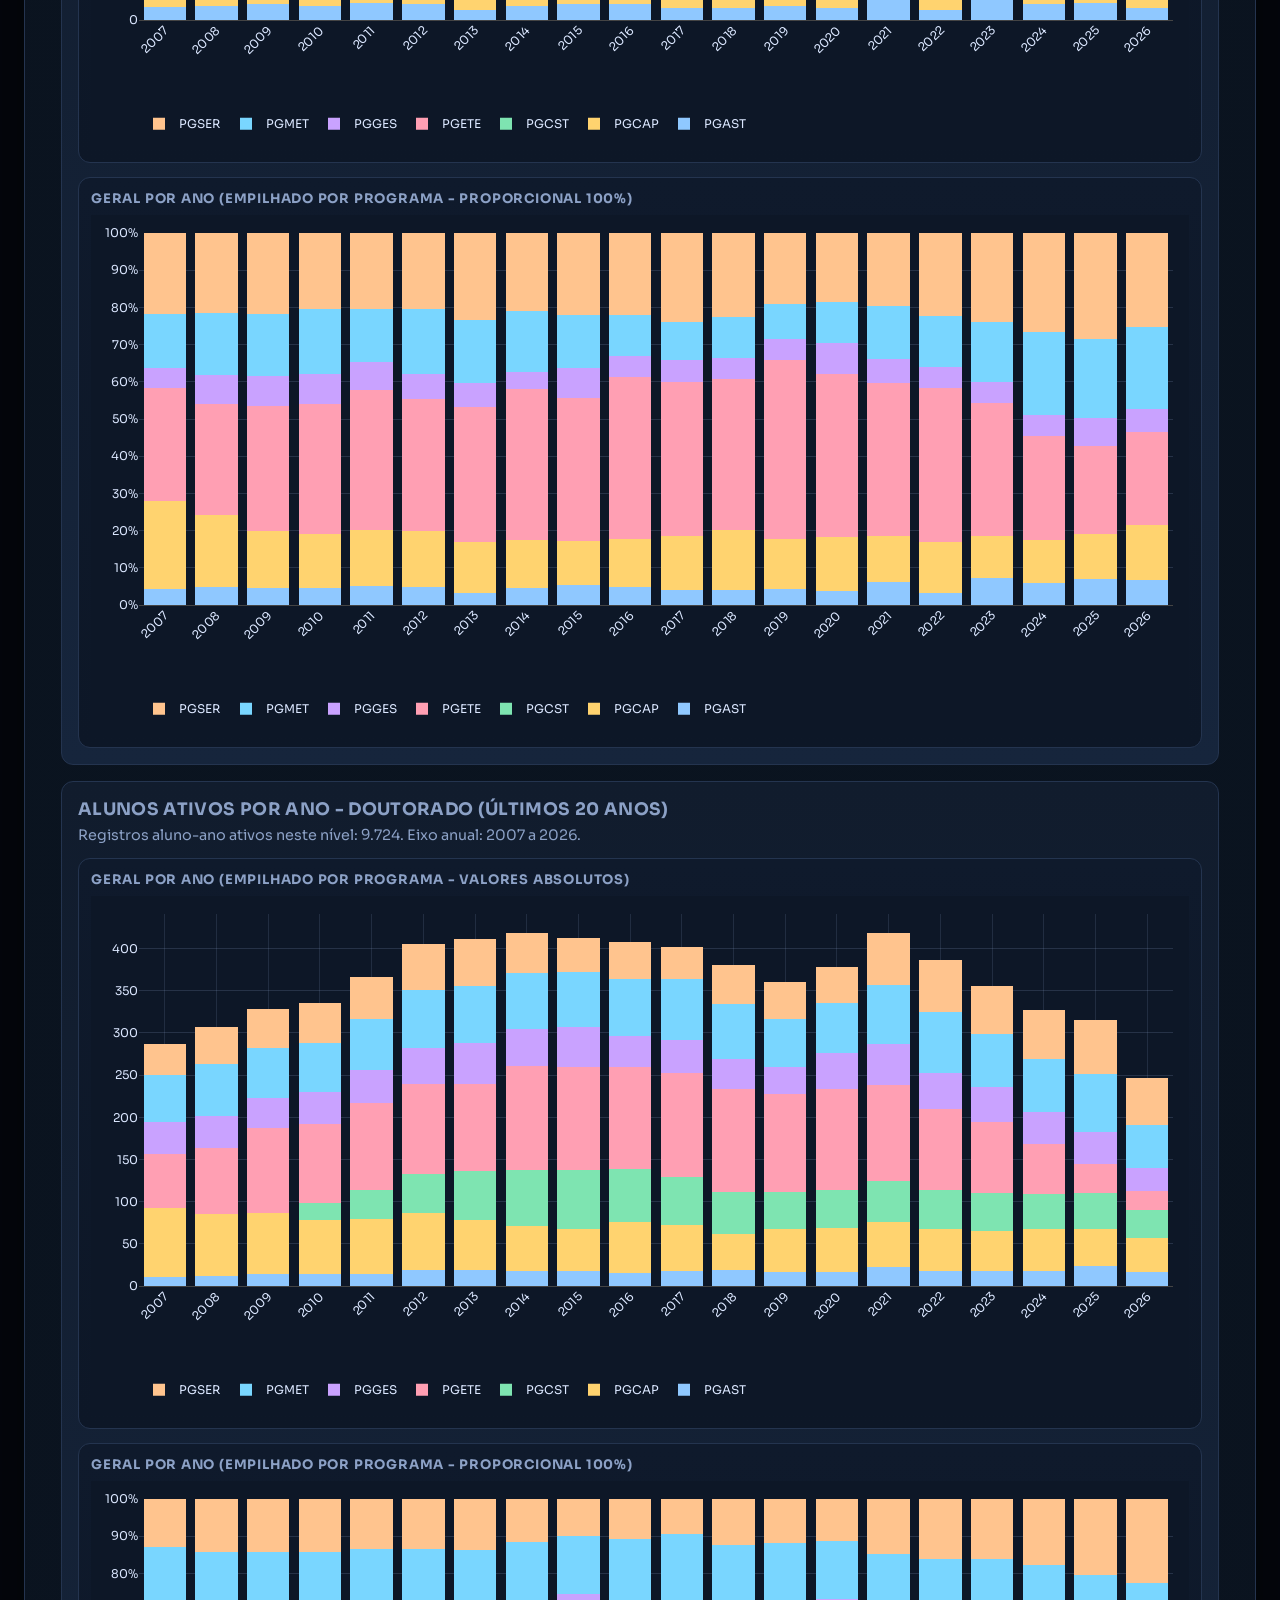
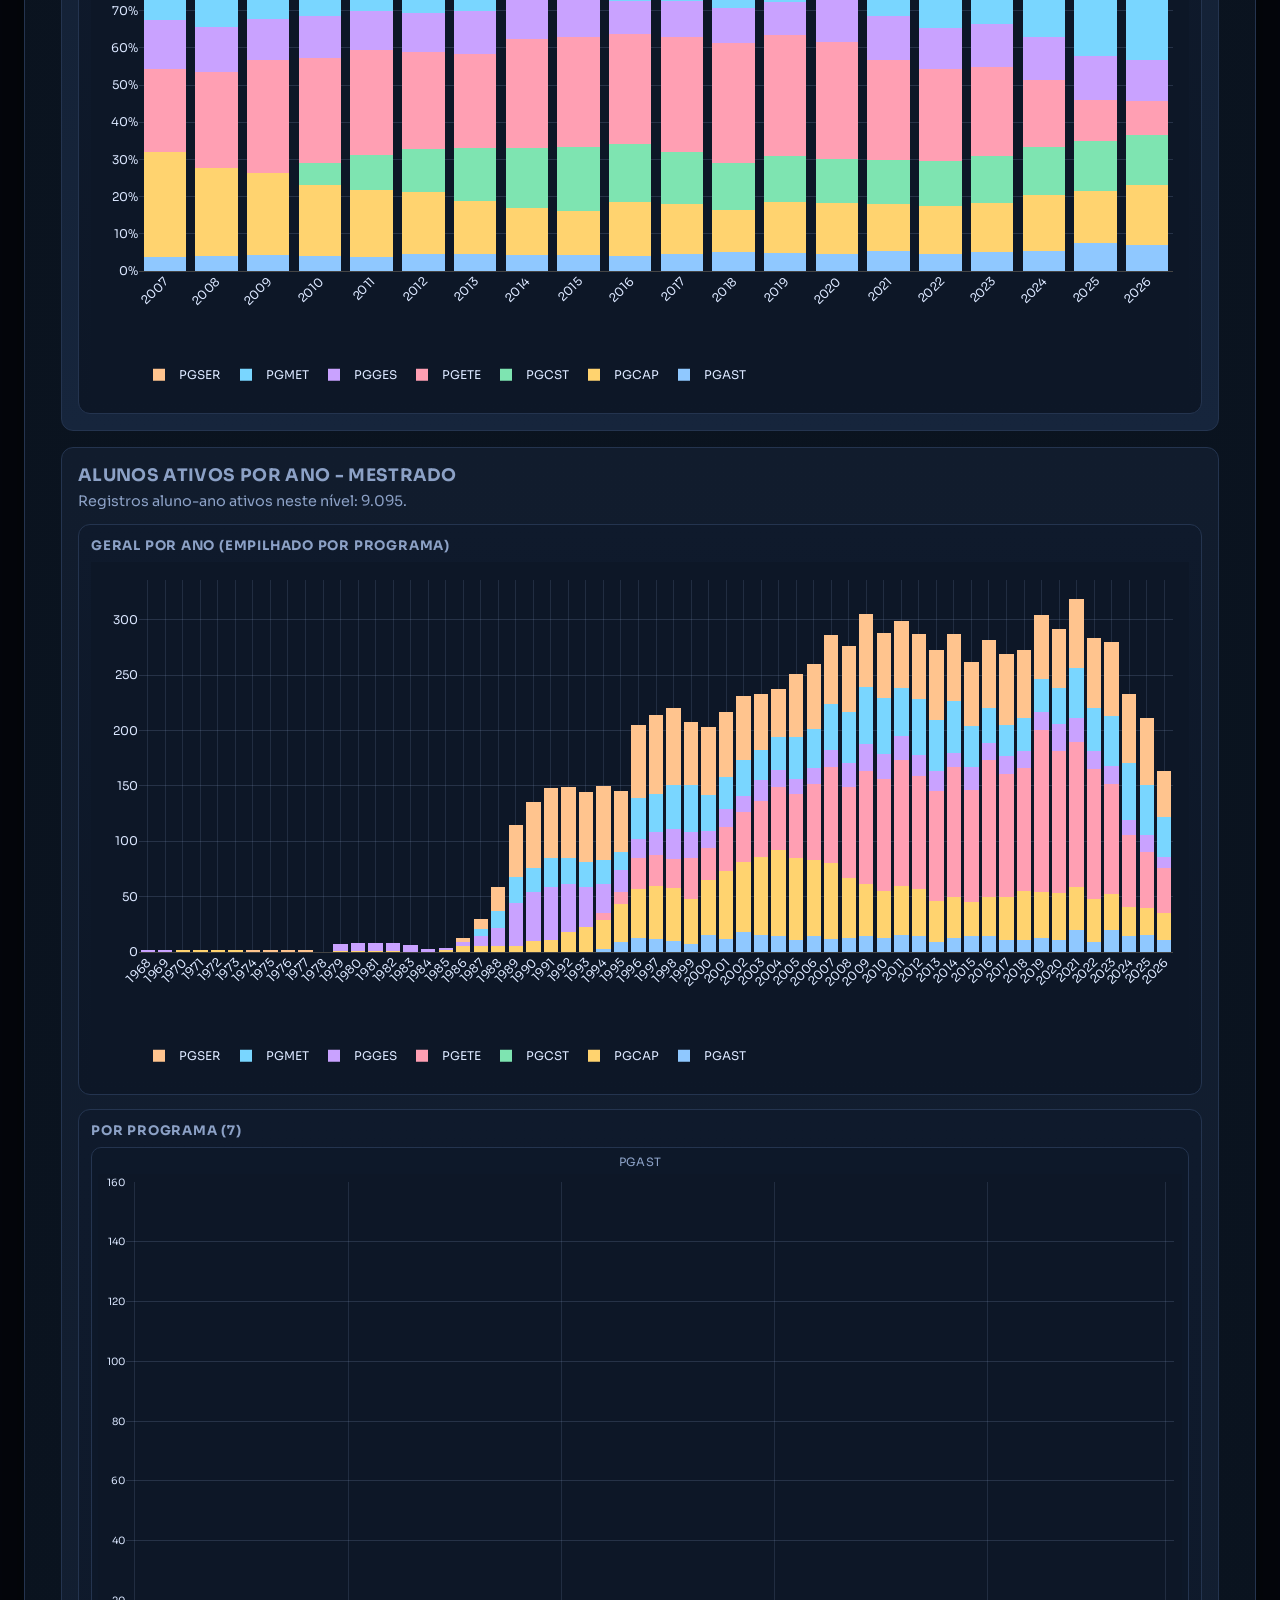
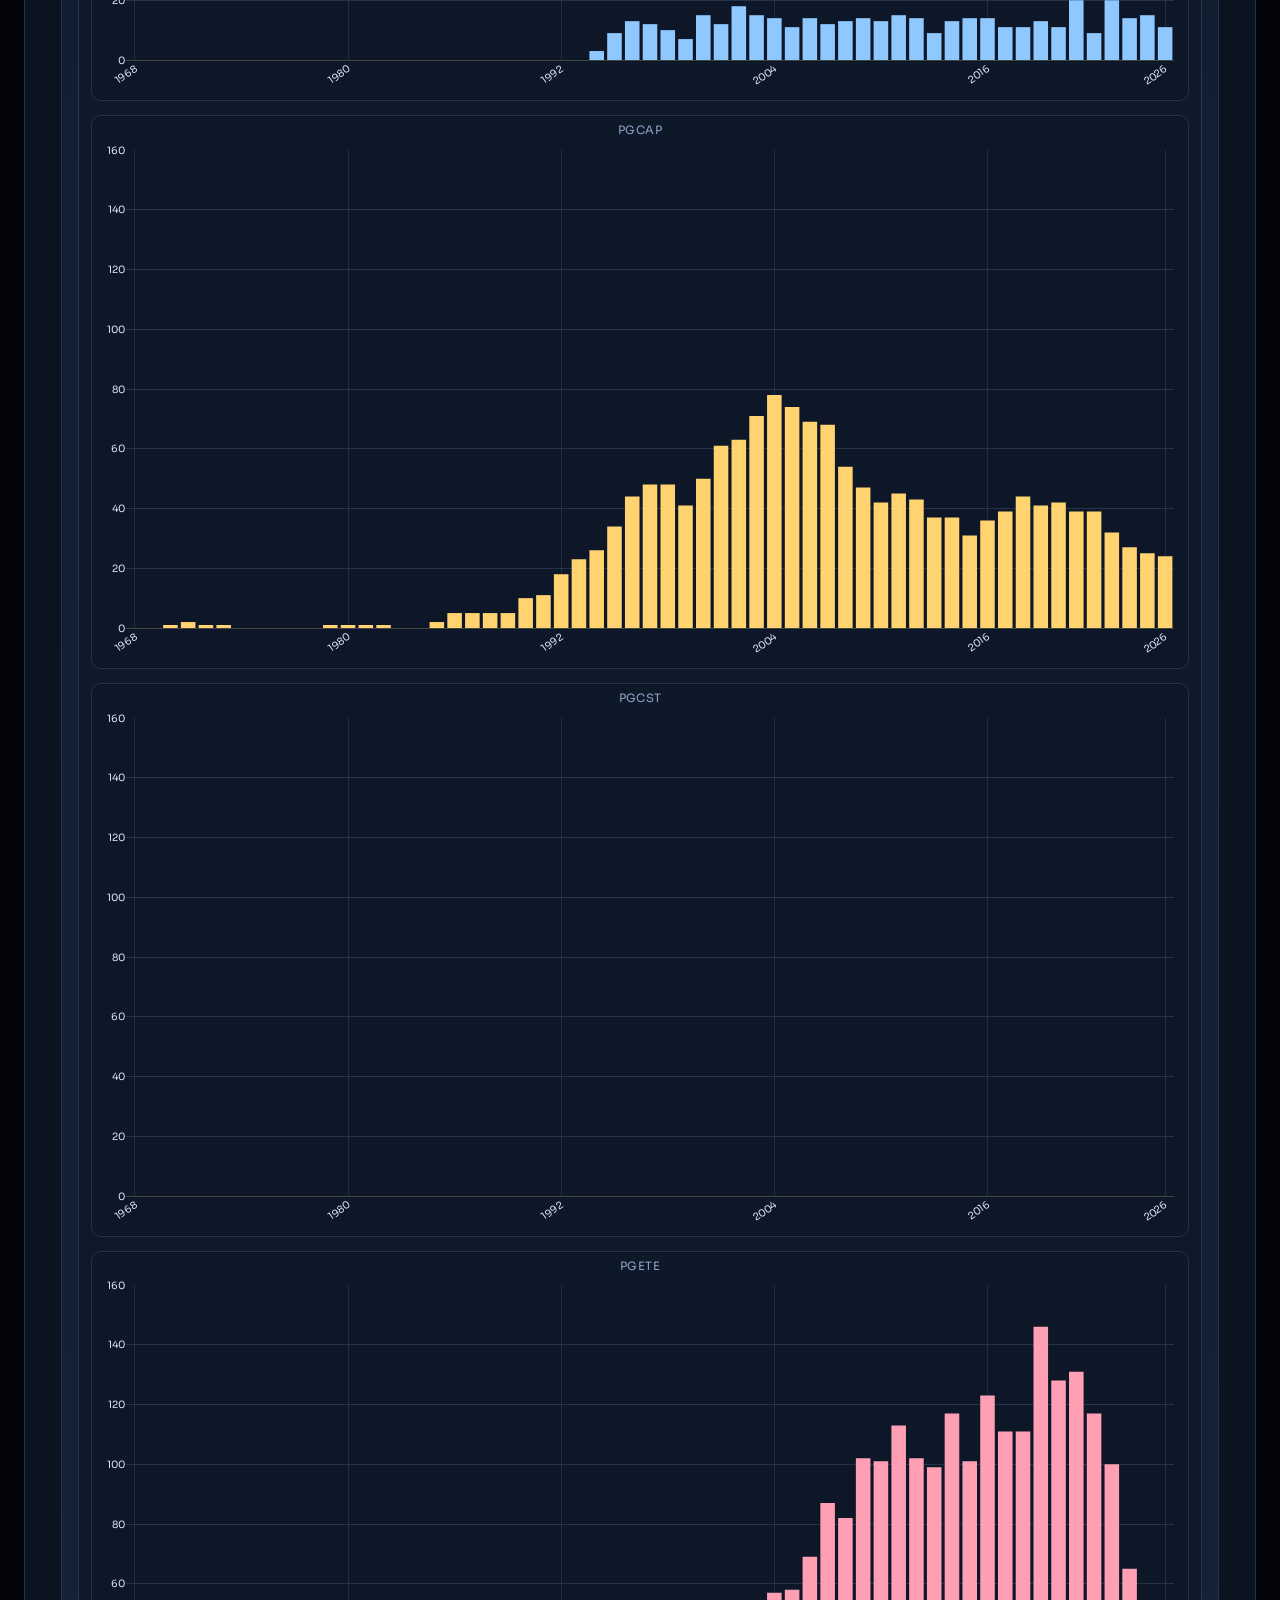
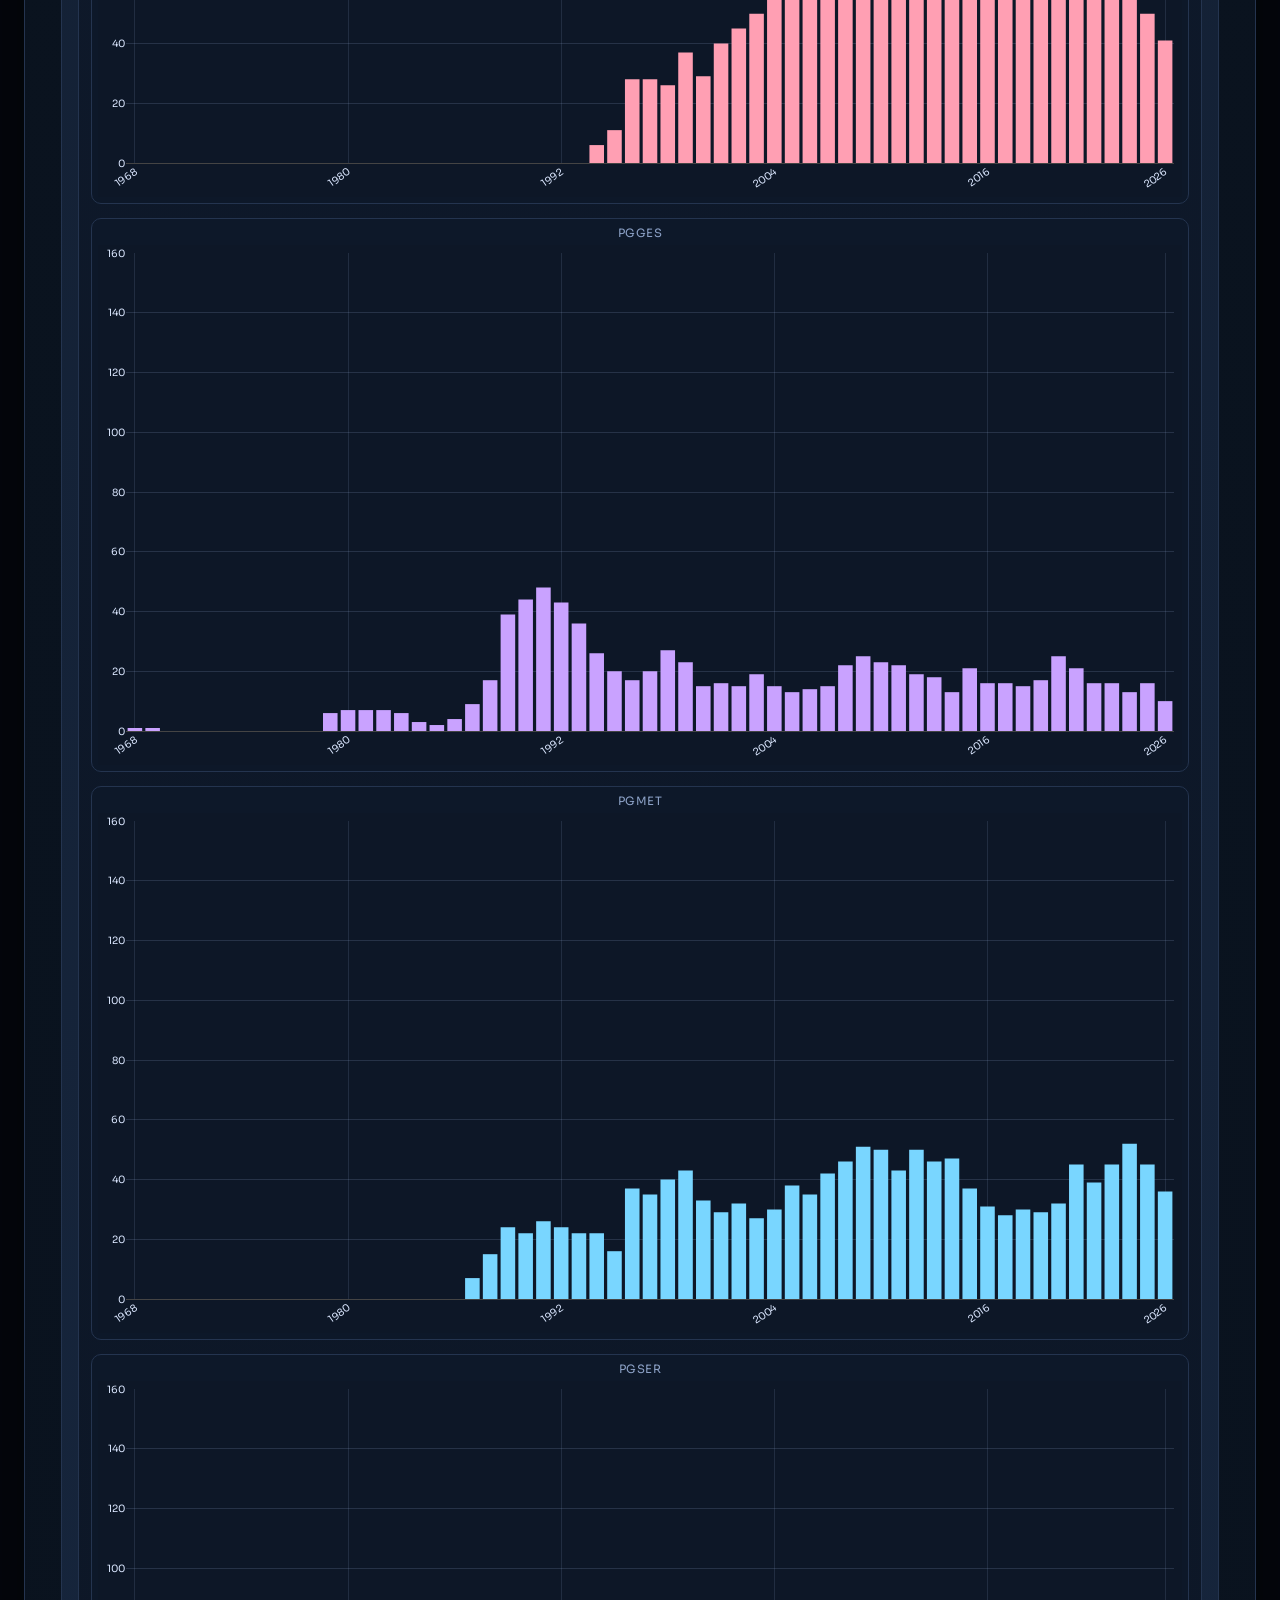
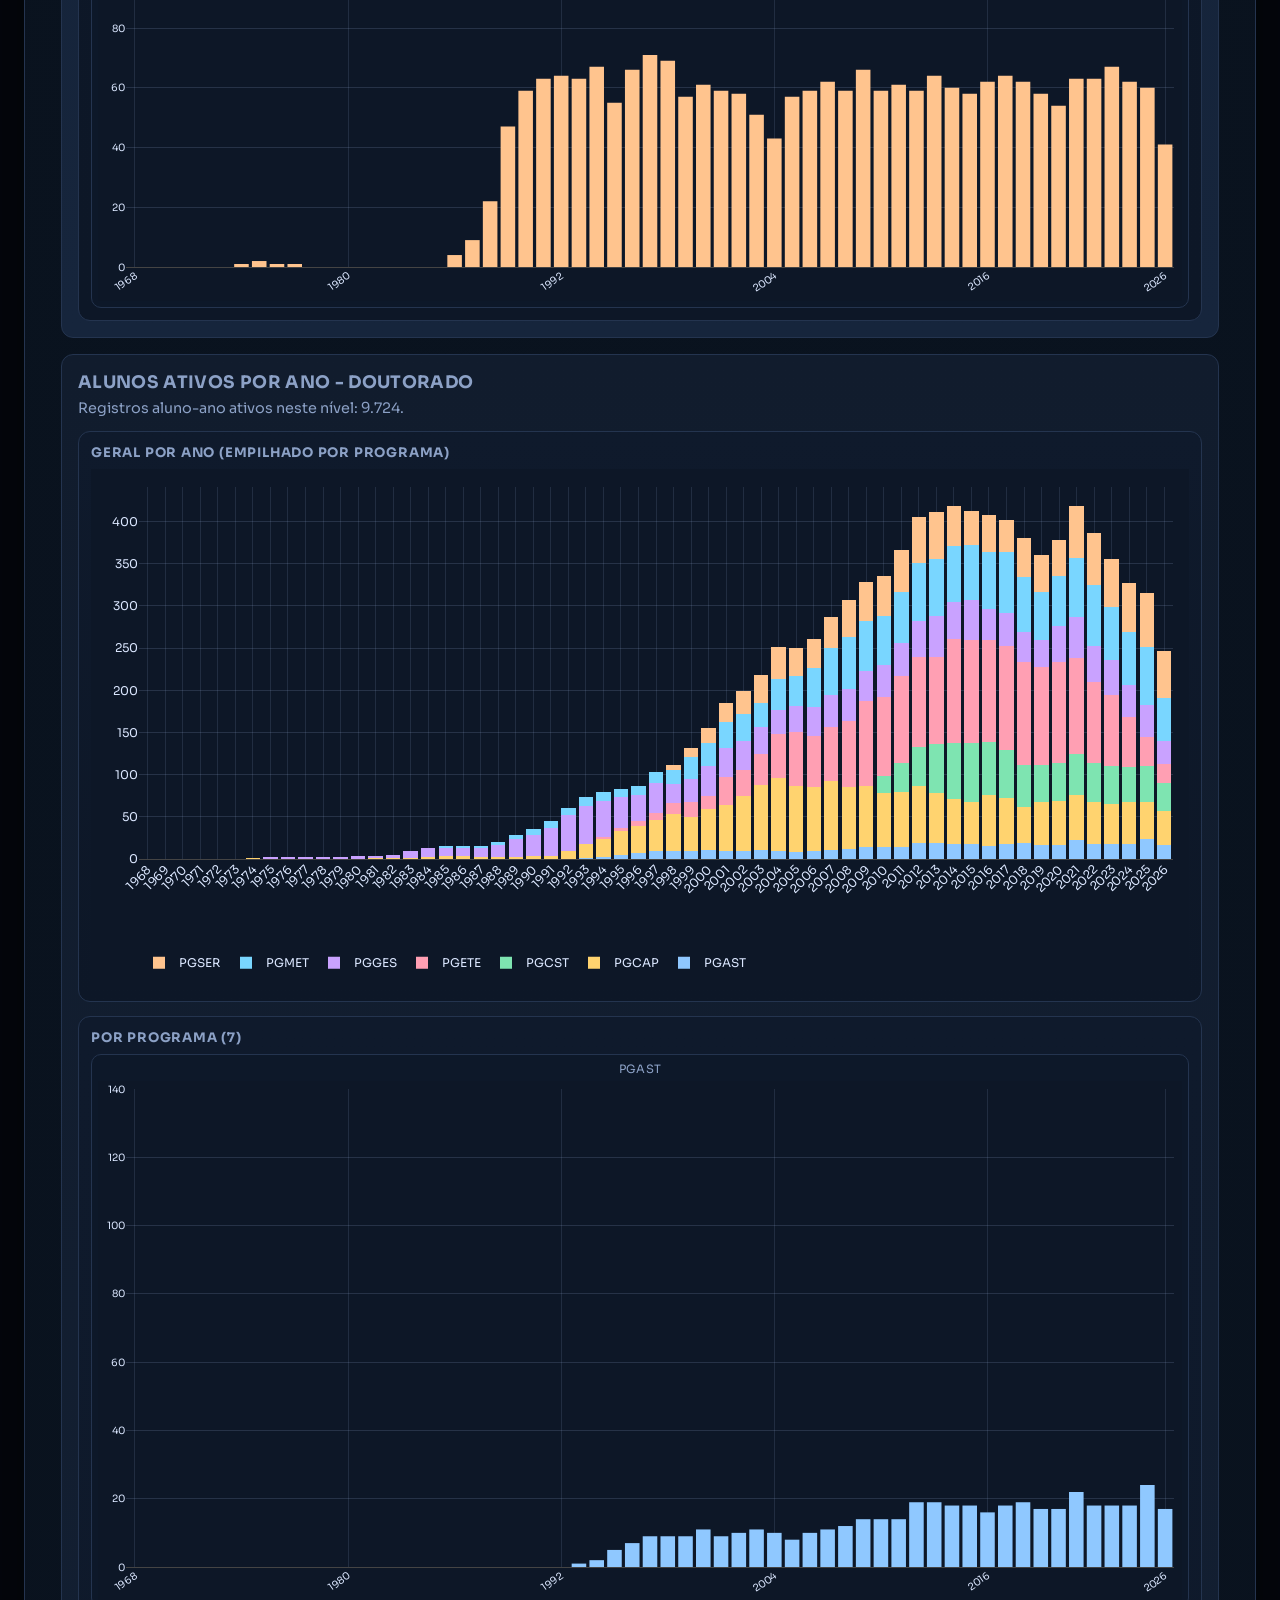
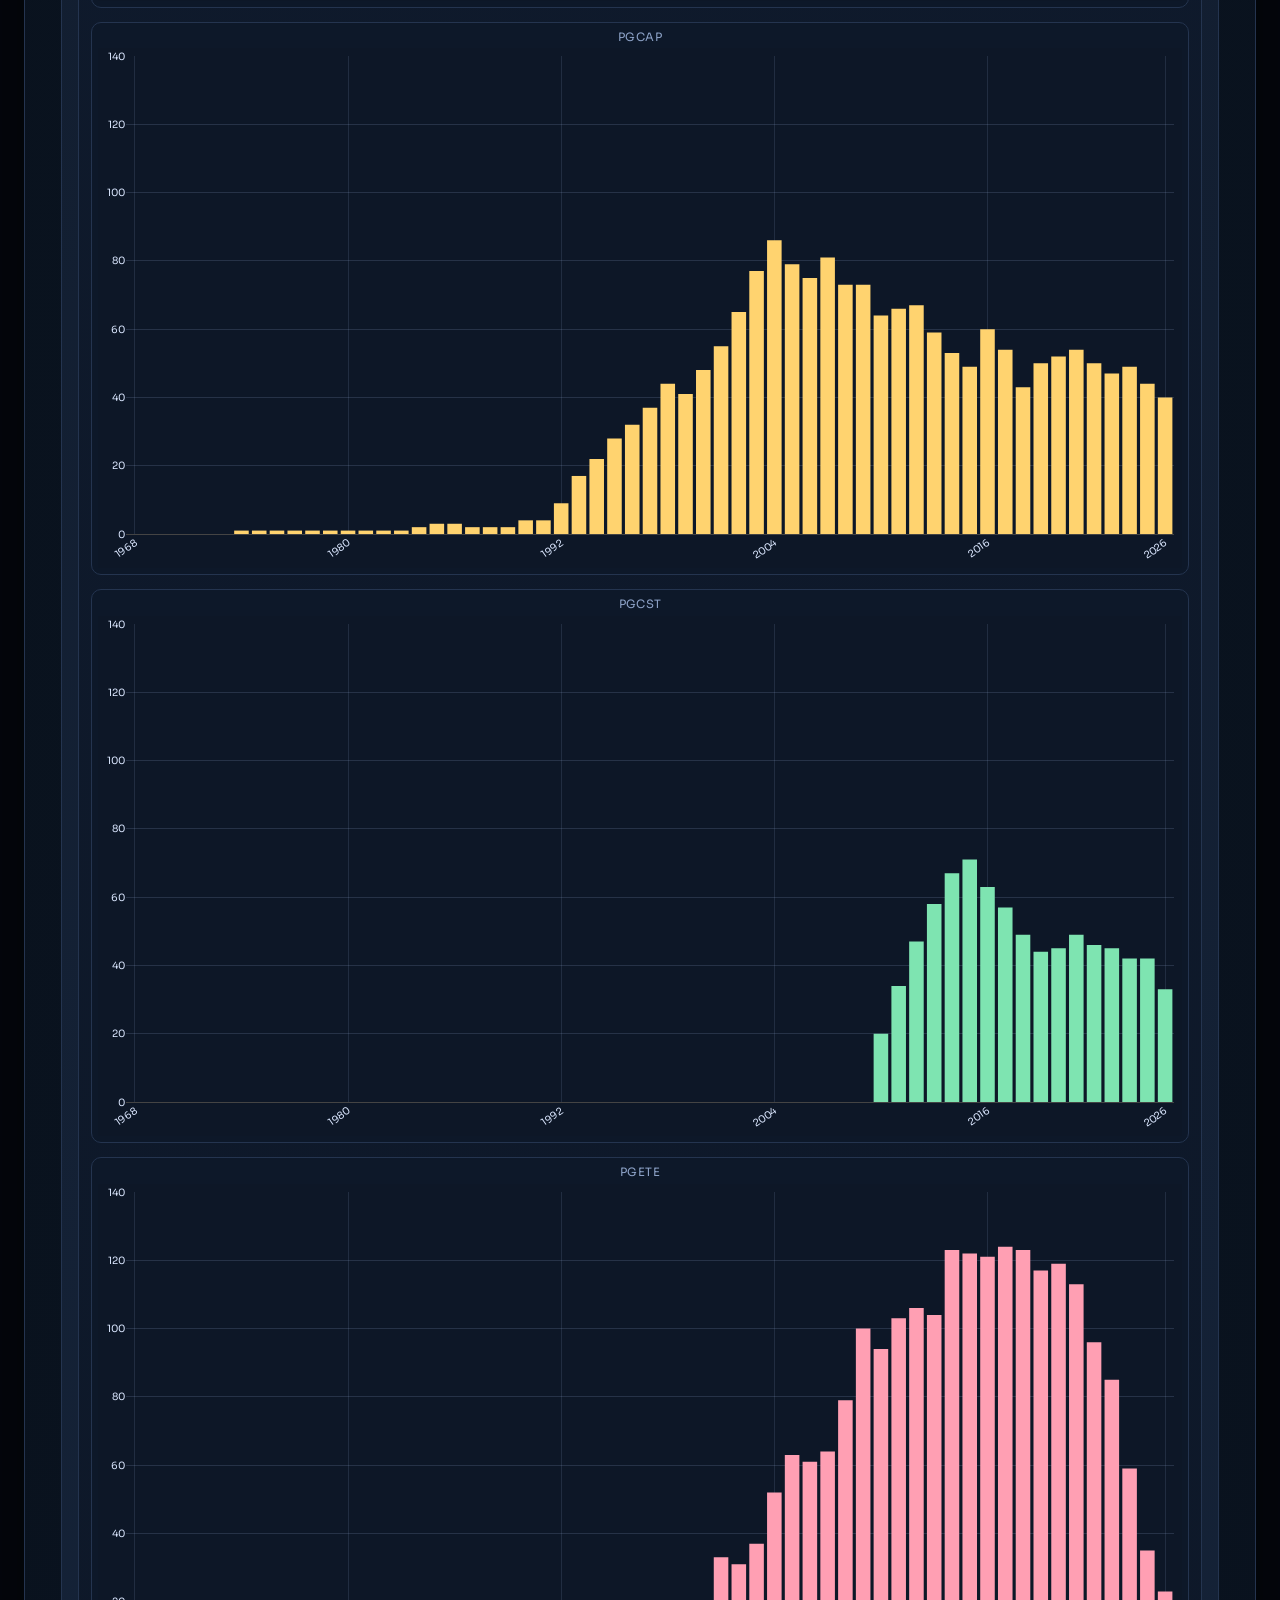
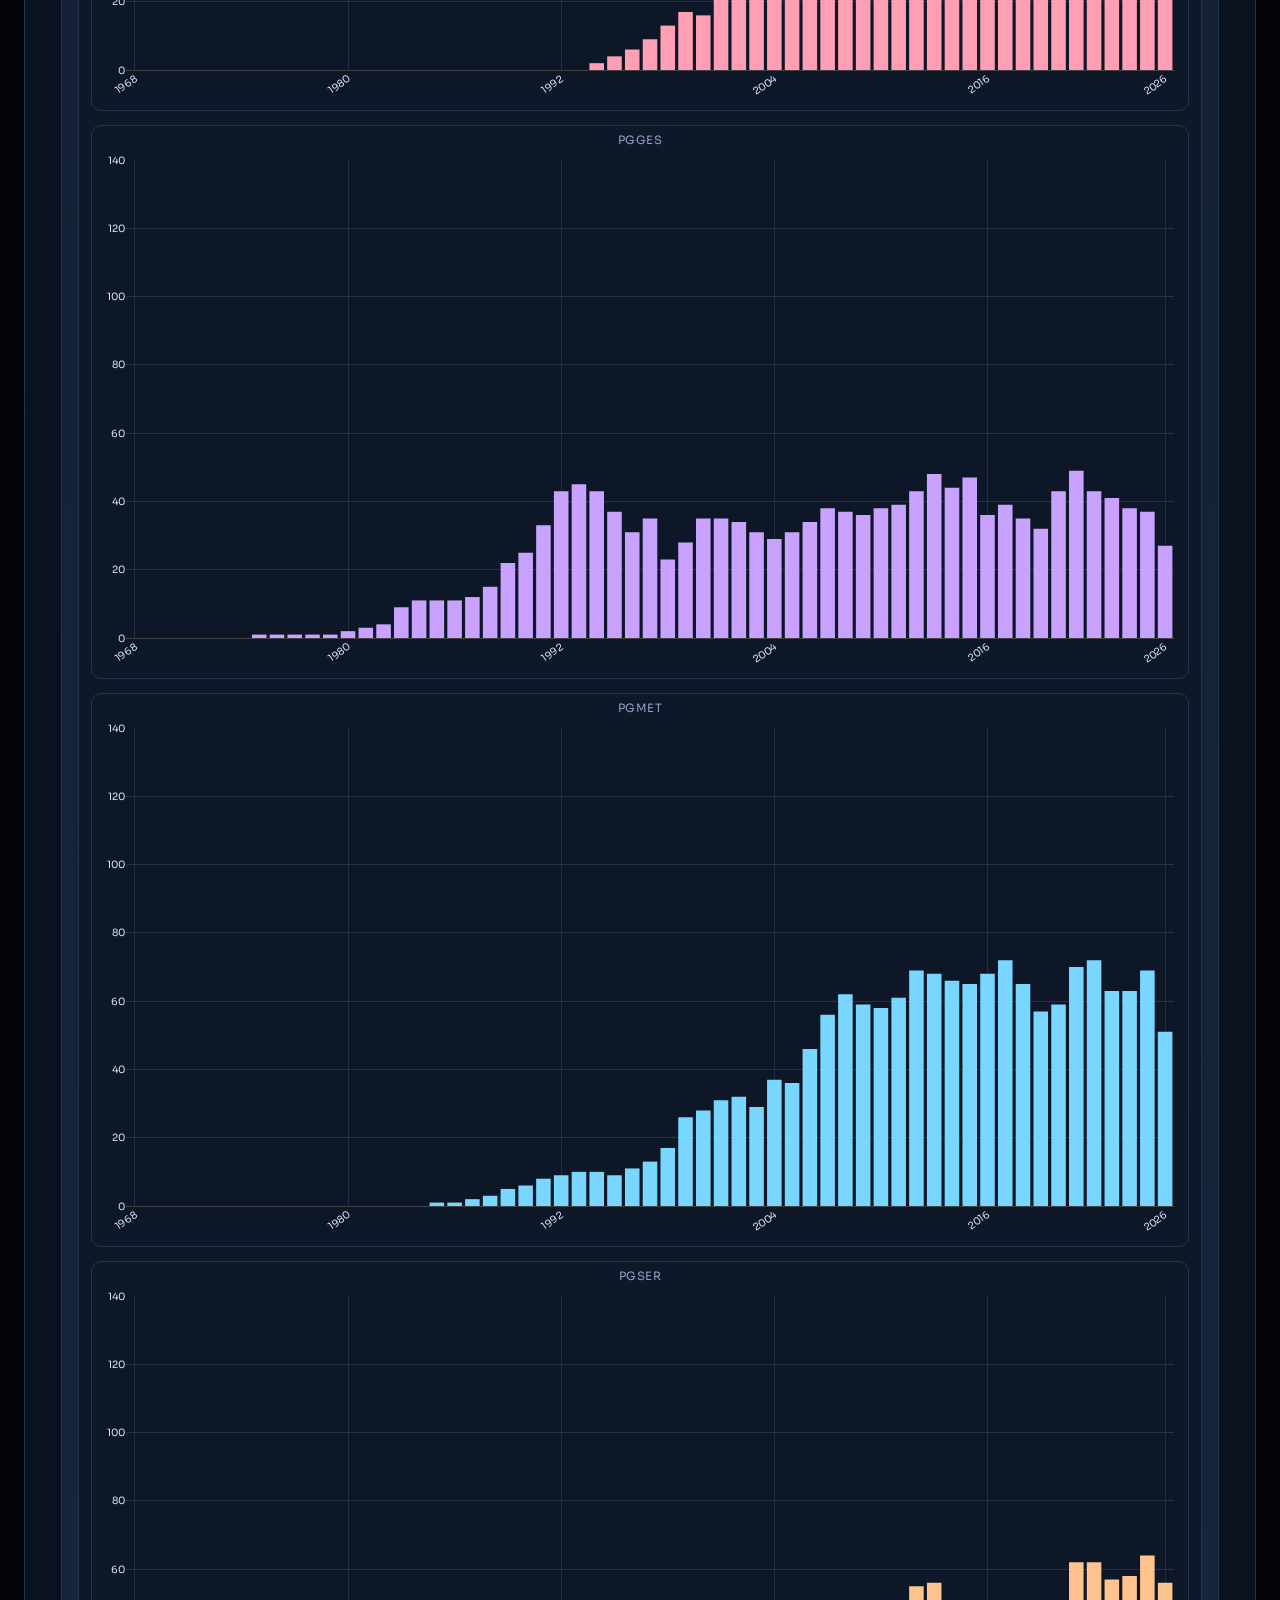
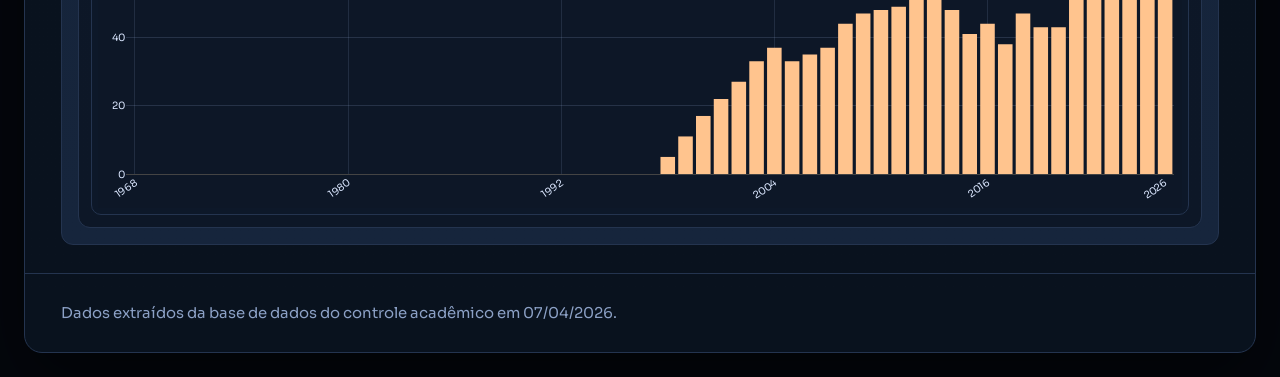
<file: ativos.html>
<!doctype html>
<html lang="pt-BR">
  <head>
    <meta charset="UTF-8" />
    <meta name="viewport" content="width=device-width, initial-scale=1.0" />
    <title>Alunos Ativos por Ano | DadosPGINPE</title>
    <link rel="icon" type="image/svg+xml" href="Images/favicon.svg" />
    <link rel="preconnect" href="https://fonts.googleapis.com" />
    <link rel="preconnect" href="https://fonts.gstatic.com" crossorigin />
    <link
      href="https://fonts.googleapis.com/css2?family=Sora:wght@400;600;700&display=swap"
      rel="stylesheet"
    />
    <link rel="stylesheet" href="styles.css" />
    <script src="https://cdn.plot.ly/plotly-2.35.2.min.js" defer></script>
  </head>
  <body>
    <div class="page">
      <div class="header">
        <h1>Alunos Ativos por Ano</h1>
        <p>Painel visual para evolução de alunos ativos por ano, status e movimentos acadêmicos.</p>
      </div>

      <div class="body body-stats">
        <div class="stats-toolbar">
          <a class="back-link" href="index.html">Voltar para a página principal</a>
          <p id="ativos-status" class="table-status">Carregando alunos ativos...</p>
        </div>
        <div id="ativos-cards" class="stats-cards-stack"></div>
      </div>

      <div class="footer">
        Dados extraídos da base de dados do controle acadêmico em carregamento.
      </div>
    </div>
    <script src="app.js" defer></script>
    <script src="ativos.js" defer></script>
  </body>
</html>
</file>
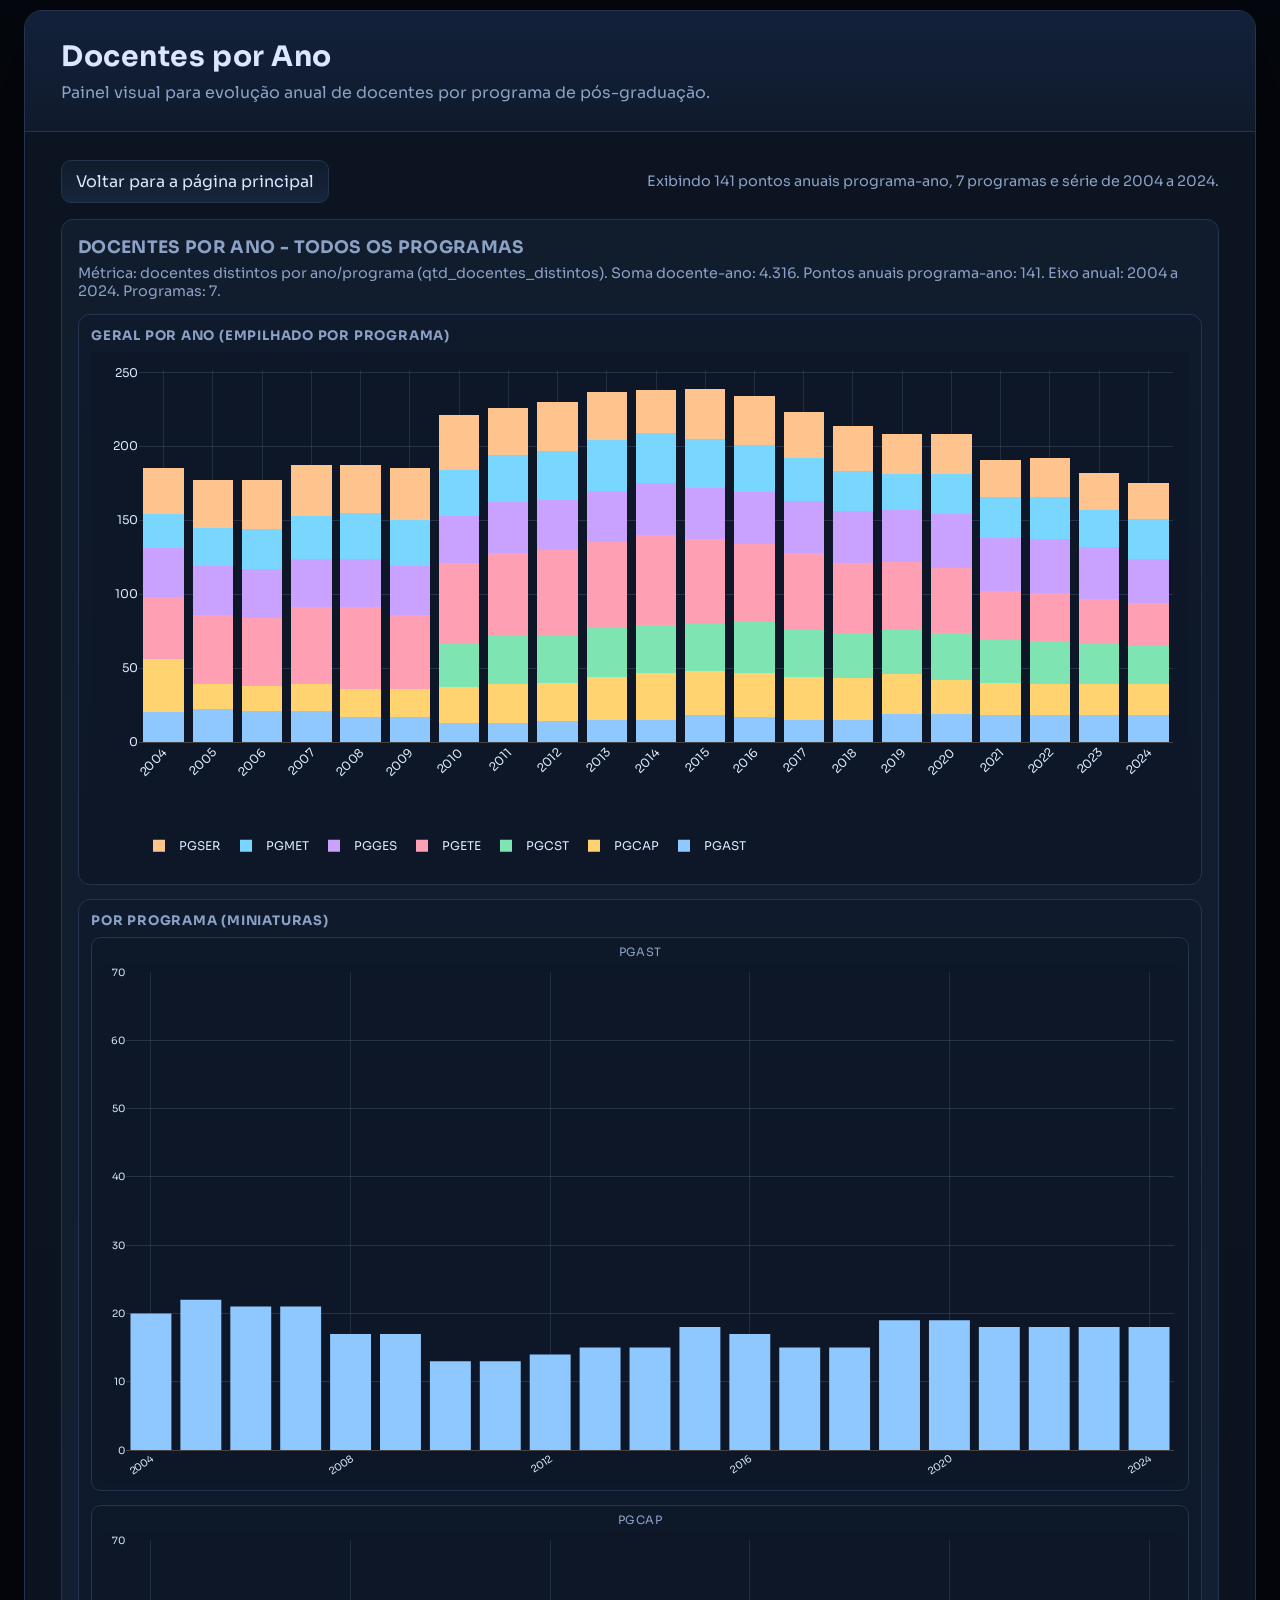
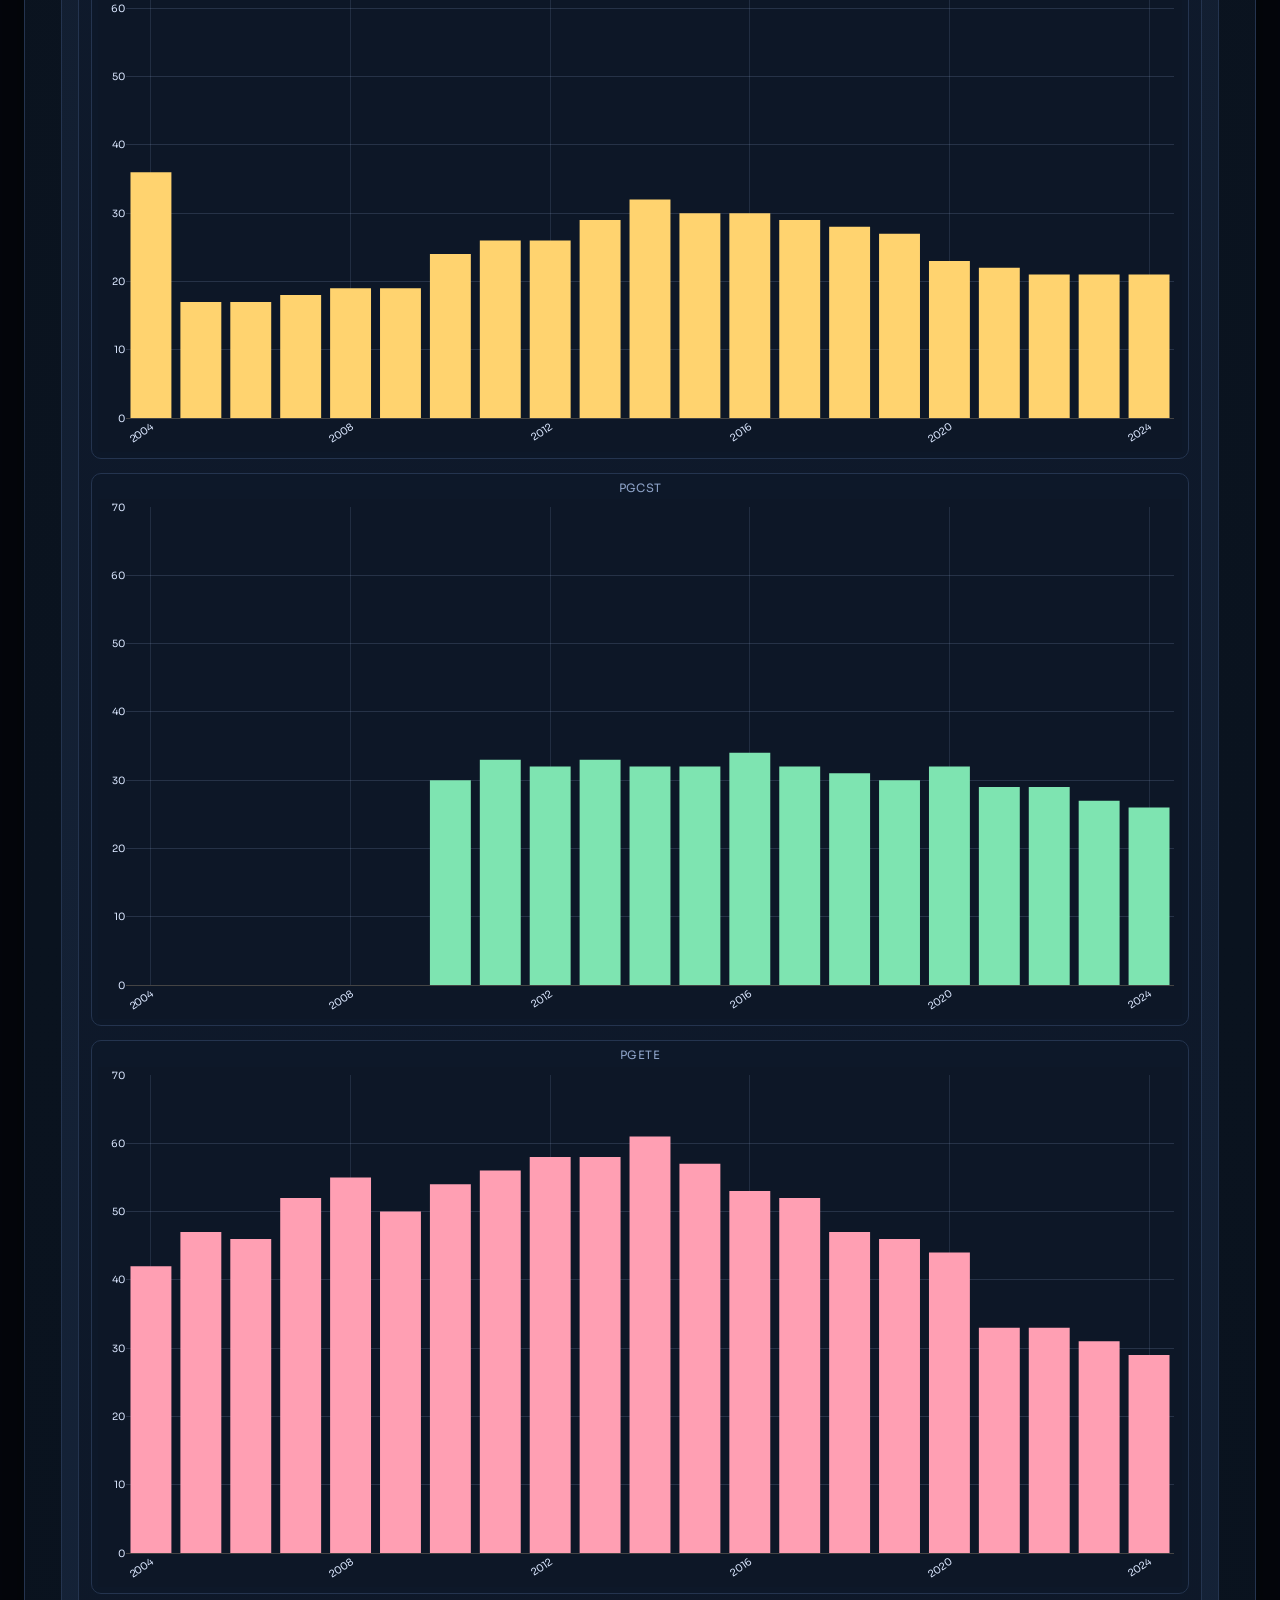
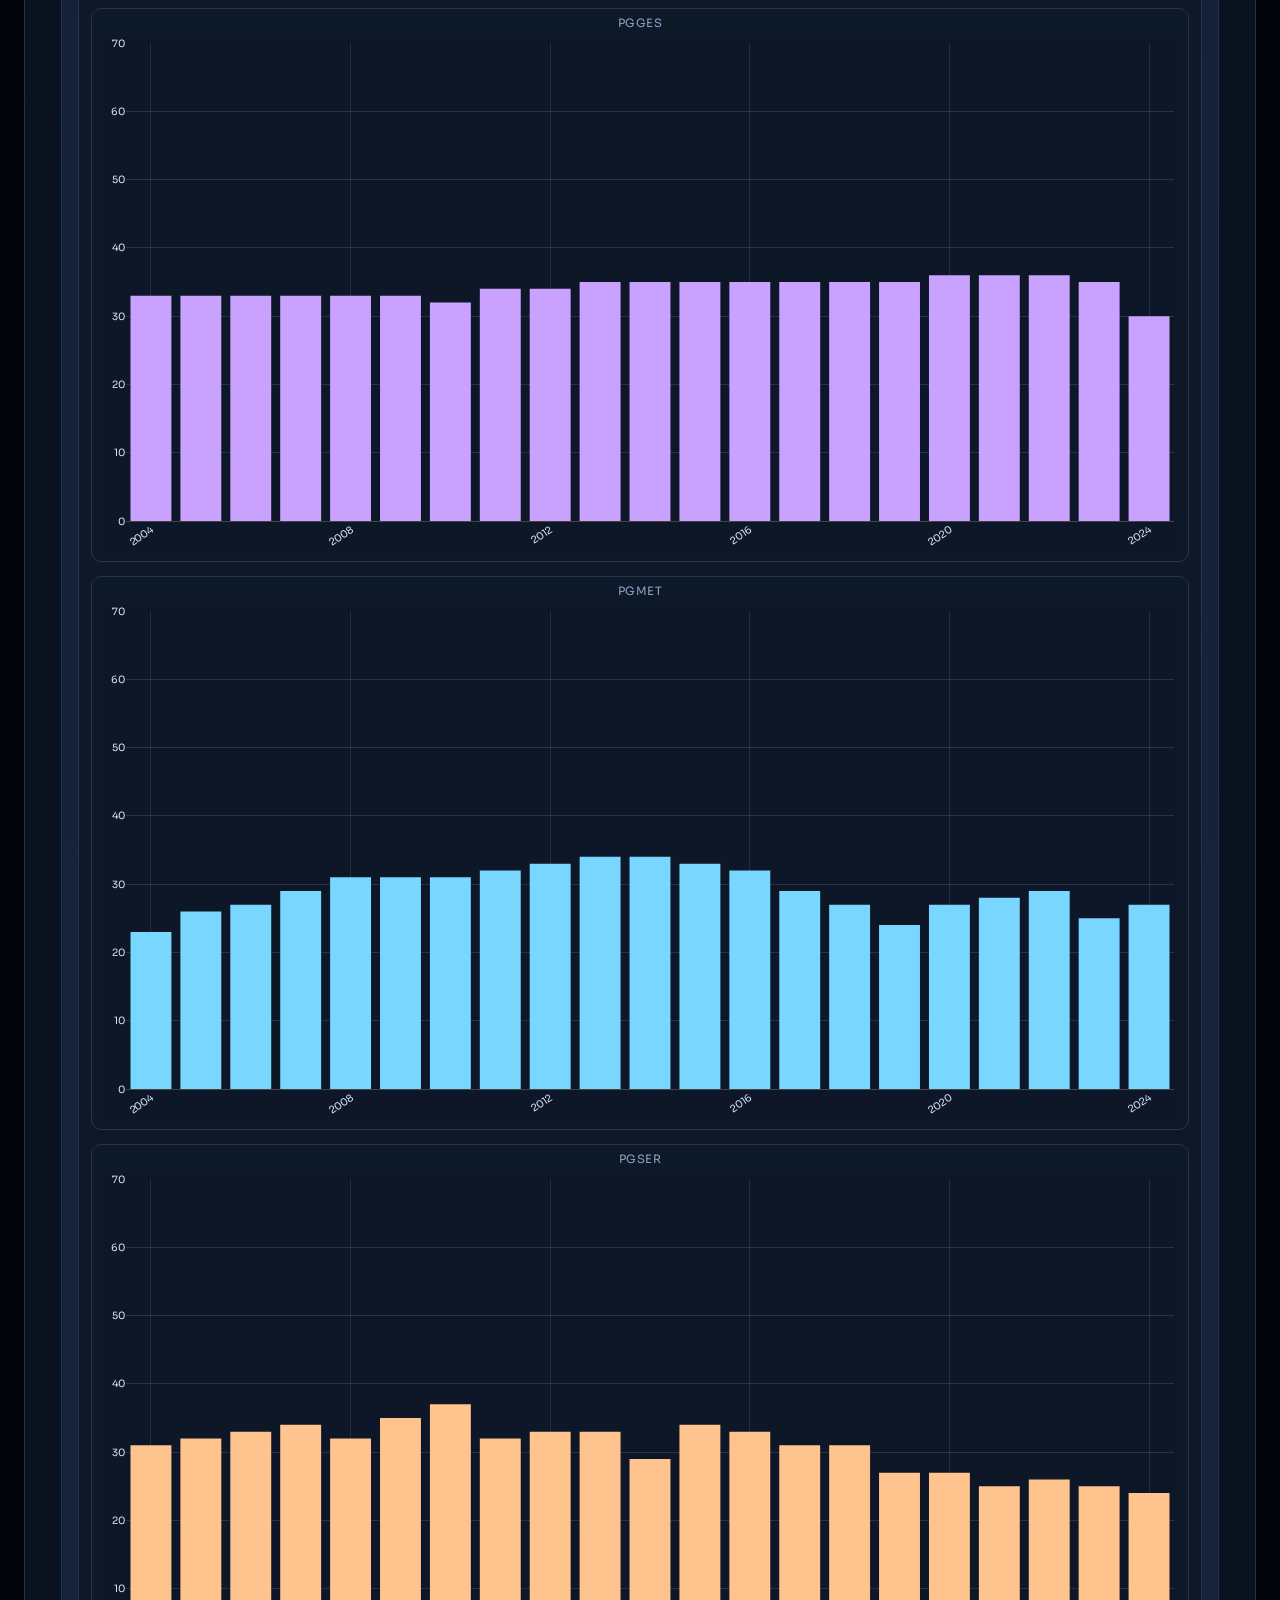
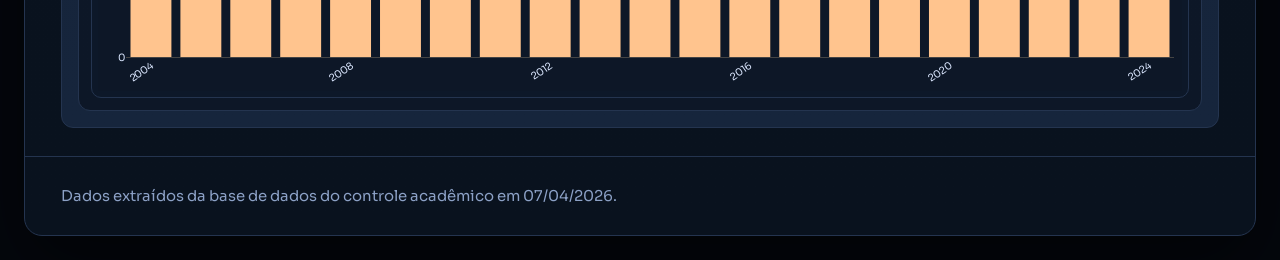
<file: docentes.html>
<!doctype html>
<html lang="pt-BR">
  <head>
    <meta charset="UTF-8" />
    <meta name="viewport" content="width=device-width, initial-scale=1.0" />
    <title>Docentes por Ano | DadosPGINPE</title>
    <link rel="icon" type="image/svg+xml" href="Images/favicon.svg" />
    <link rel="preconnect" href="https://fonts.googleapis.com" />
    <link rel="preconnect" href="https://fonts.gstatic.com" crossorigin />
    <link
      href="https://fonts.googleapis.com/css2?family=Sora:wght@400;600;700&display=swap"
      rel="stylesheet"
    />
    <link rel="stylesheet" href="styles.css" />
    <script src="https://cdn.plot.ly/plotly-2.35.2.min.js" defer></script>
  </head>
  <body>
    <div class="page">
      <div class="header">
        <h1>Docentes por Ano</h1>
        <p>Painel visual para evolução anual de docentes por programa de pós-graduação.</p>
      </div>

      <div class="body body-stats">
        <div class="stats-toolbar">
          <a class="back-link" href="index.html">Voltar para a página principal</a>
          <p id="docentes-status" class="table-status">Carregando docentes por ano...</p>
        </div>
        <div id="docentes-cards" class="stats-cards-stack"></div>
      </div>

      <div class="footer">
        Dados extraídos da base de dados do controle acadêmico em carregamento.
      </div>
    </div>
    <script src="app.js" defer></script>
    <script src="docentes.js" defer></script>
  </body>
</html>
</file>
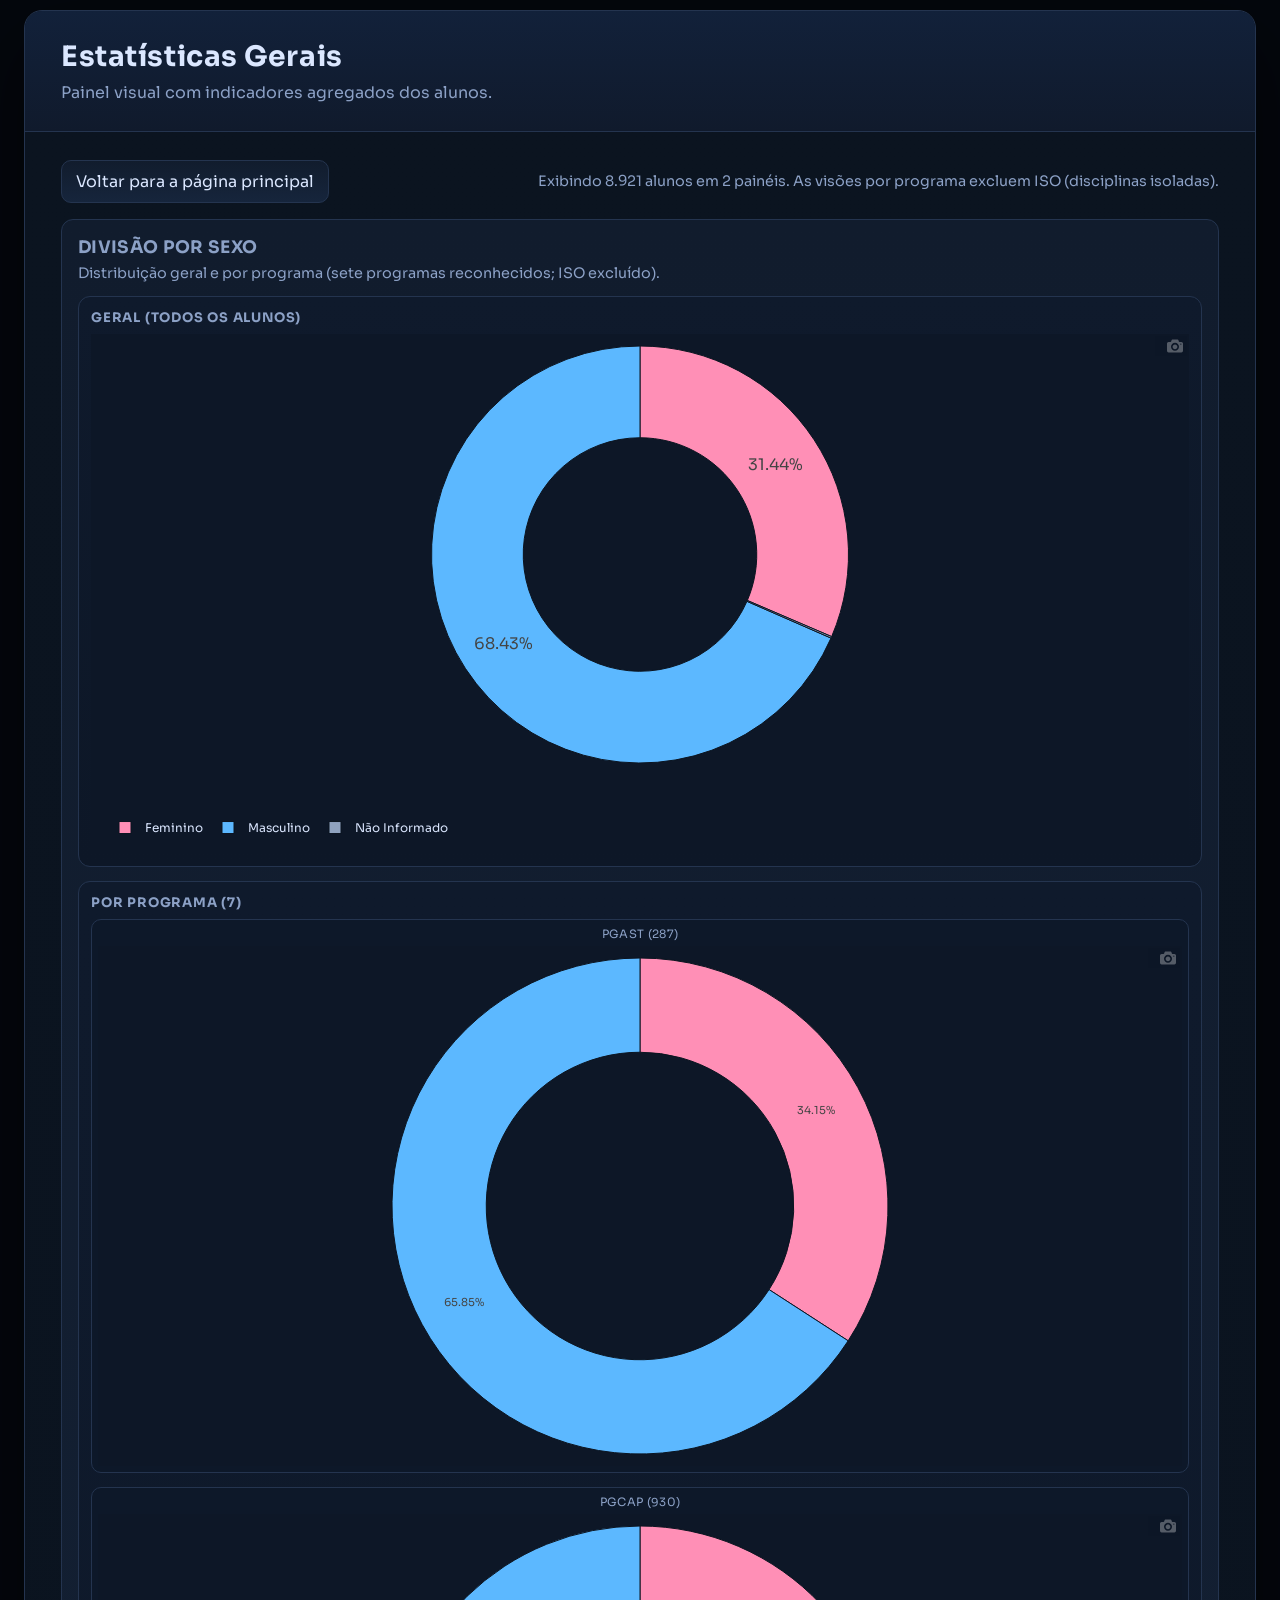
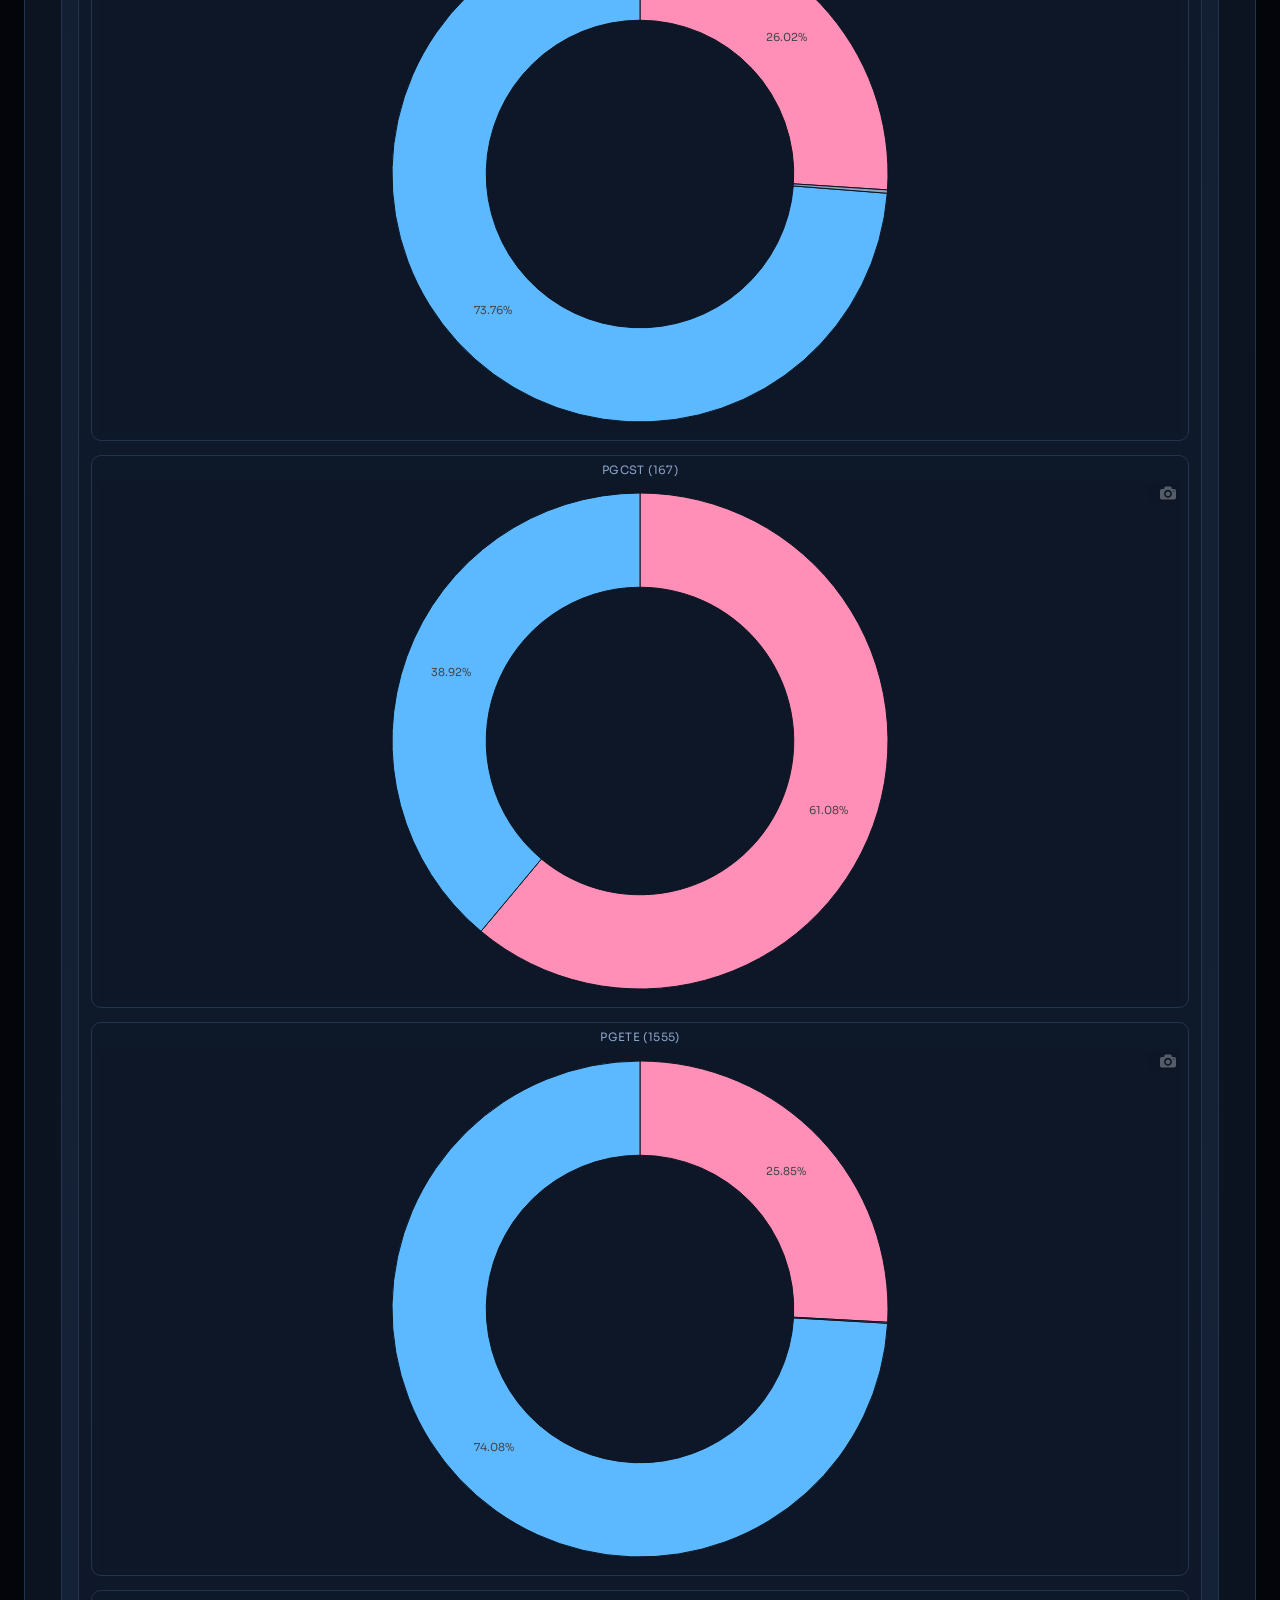
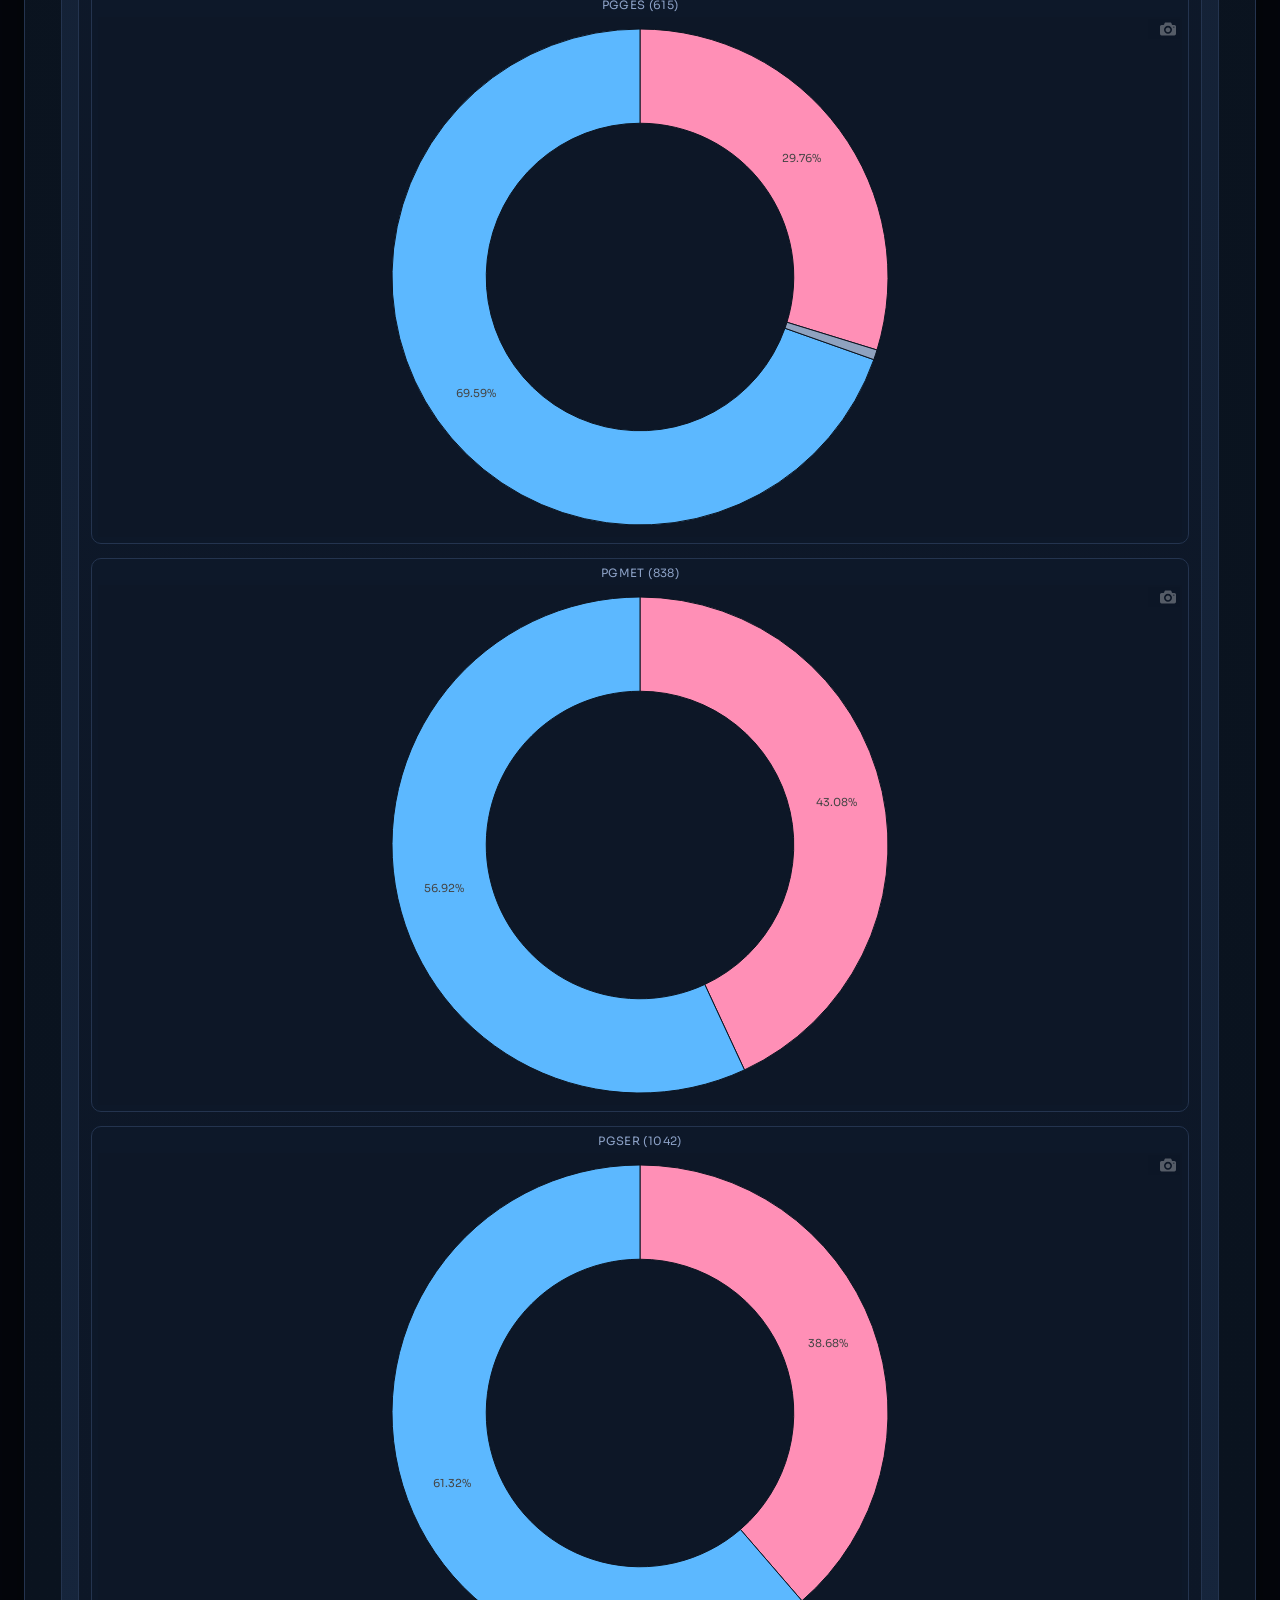
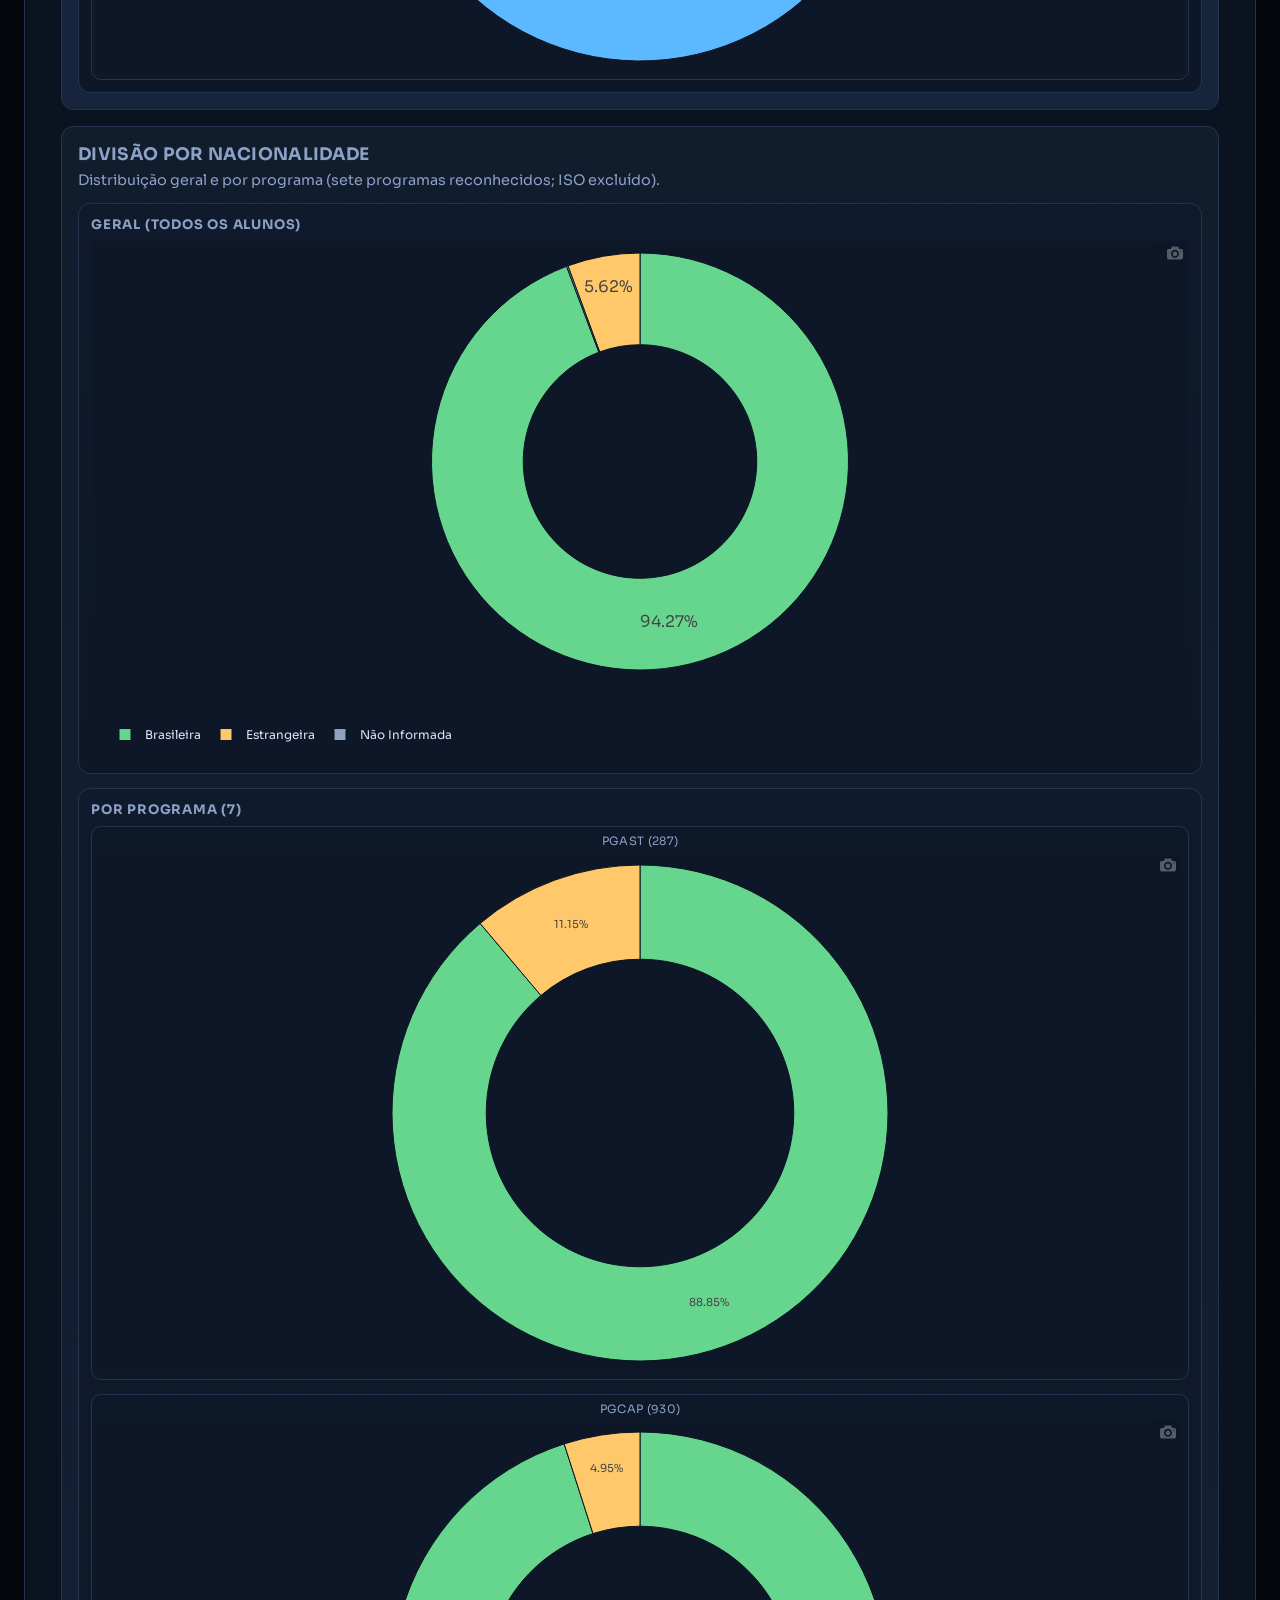
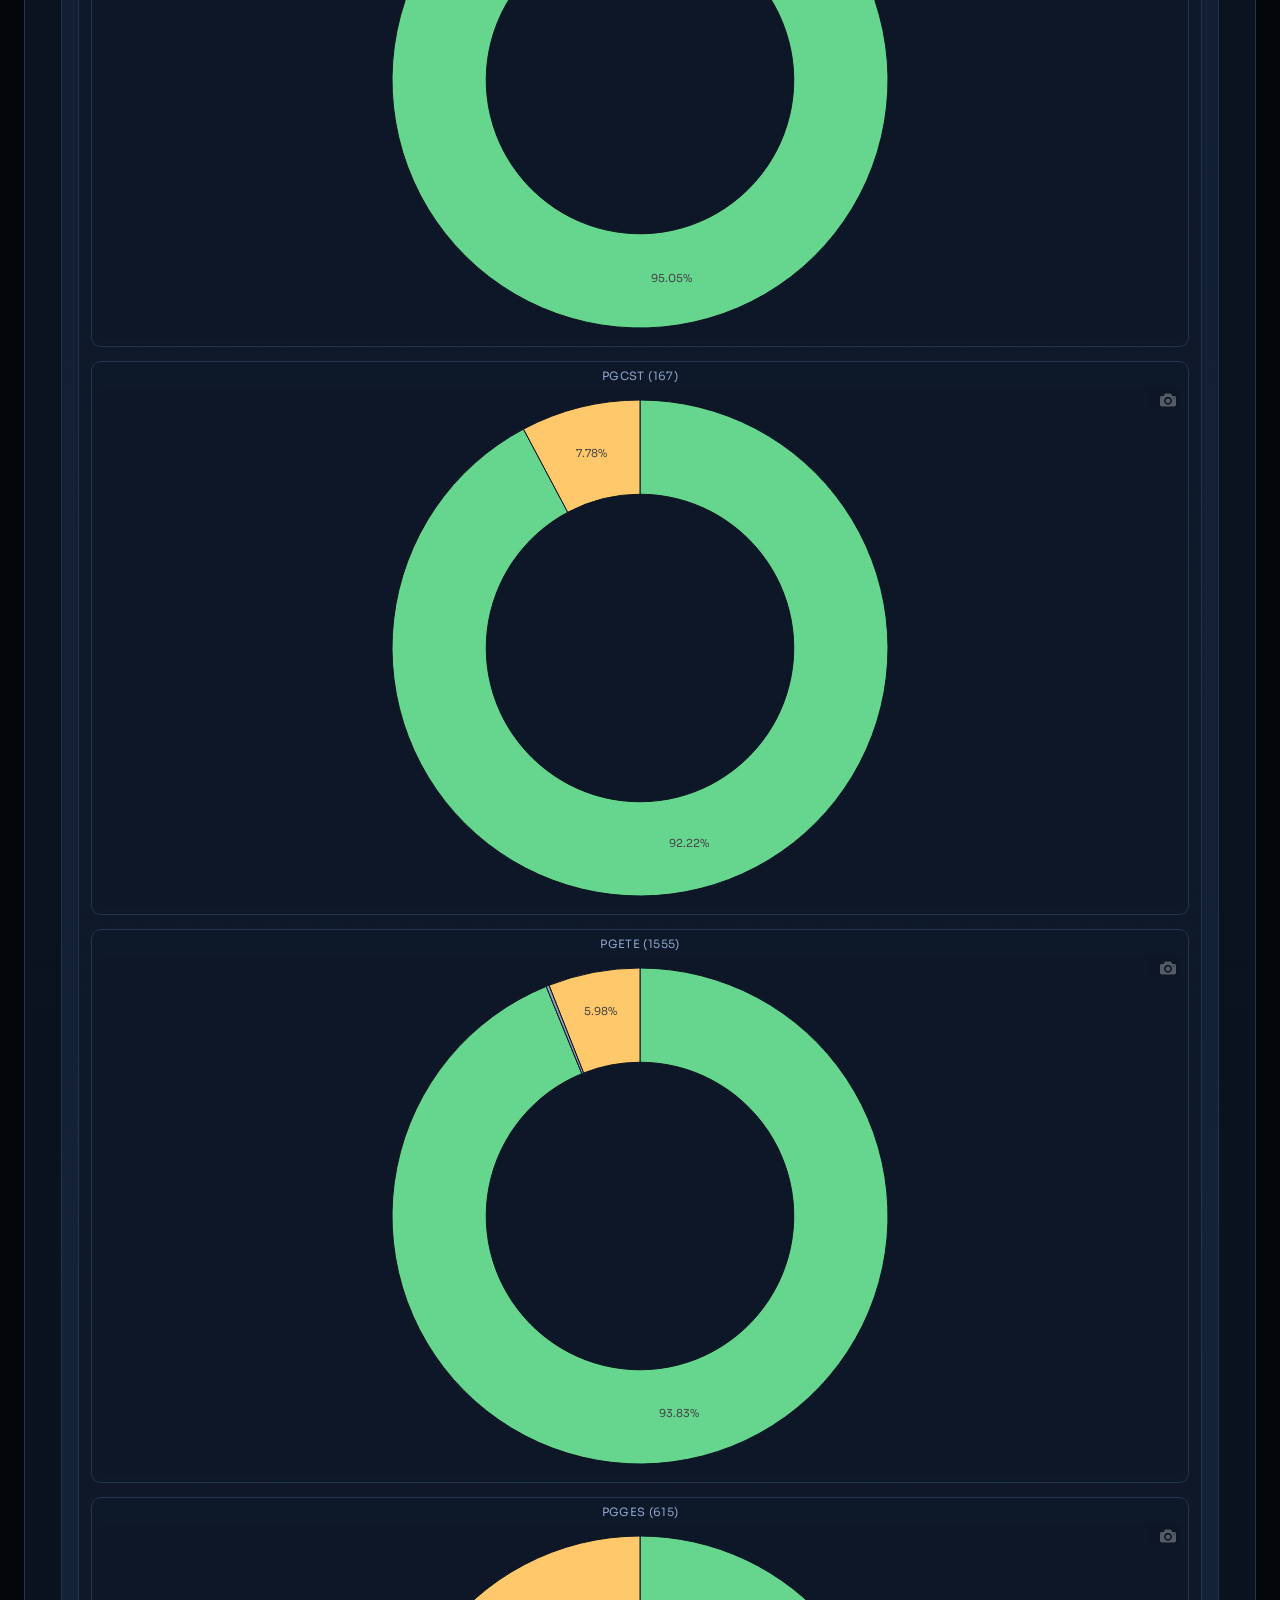
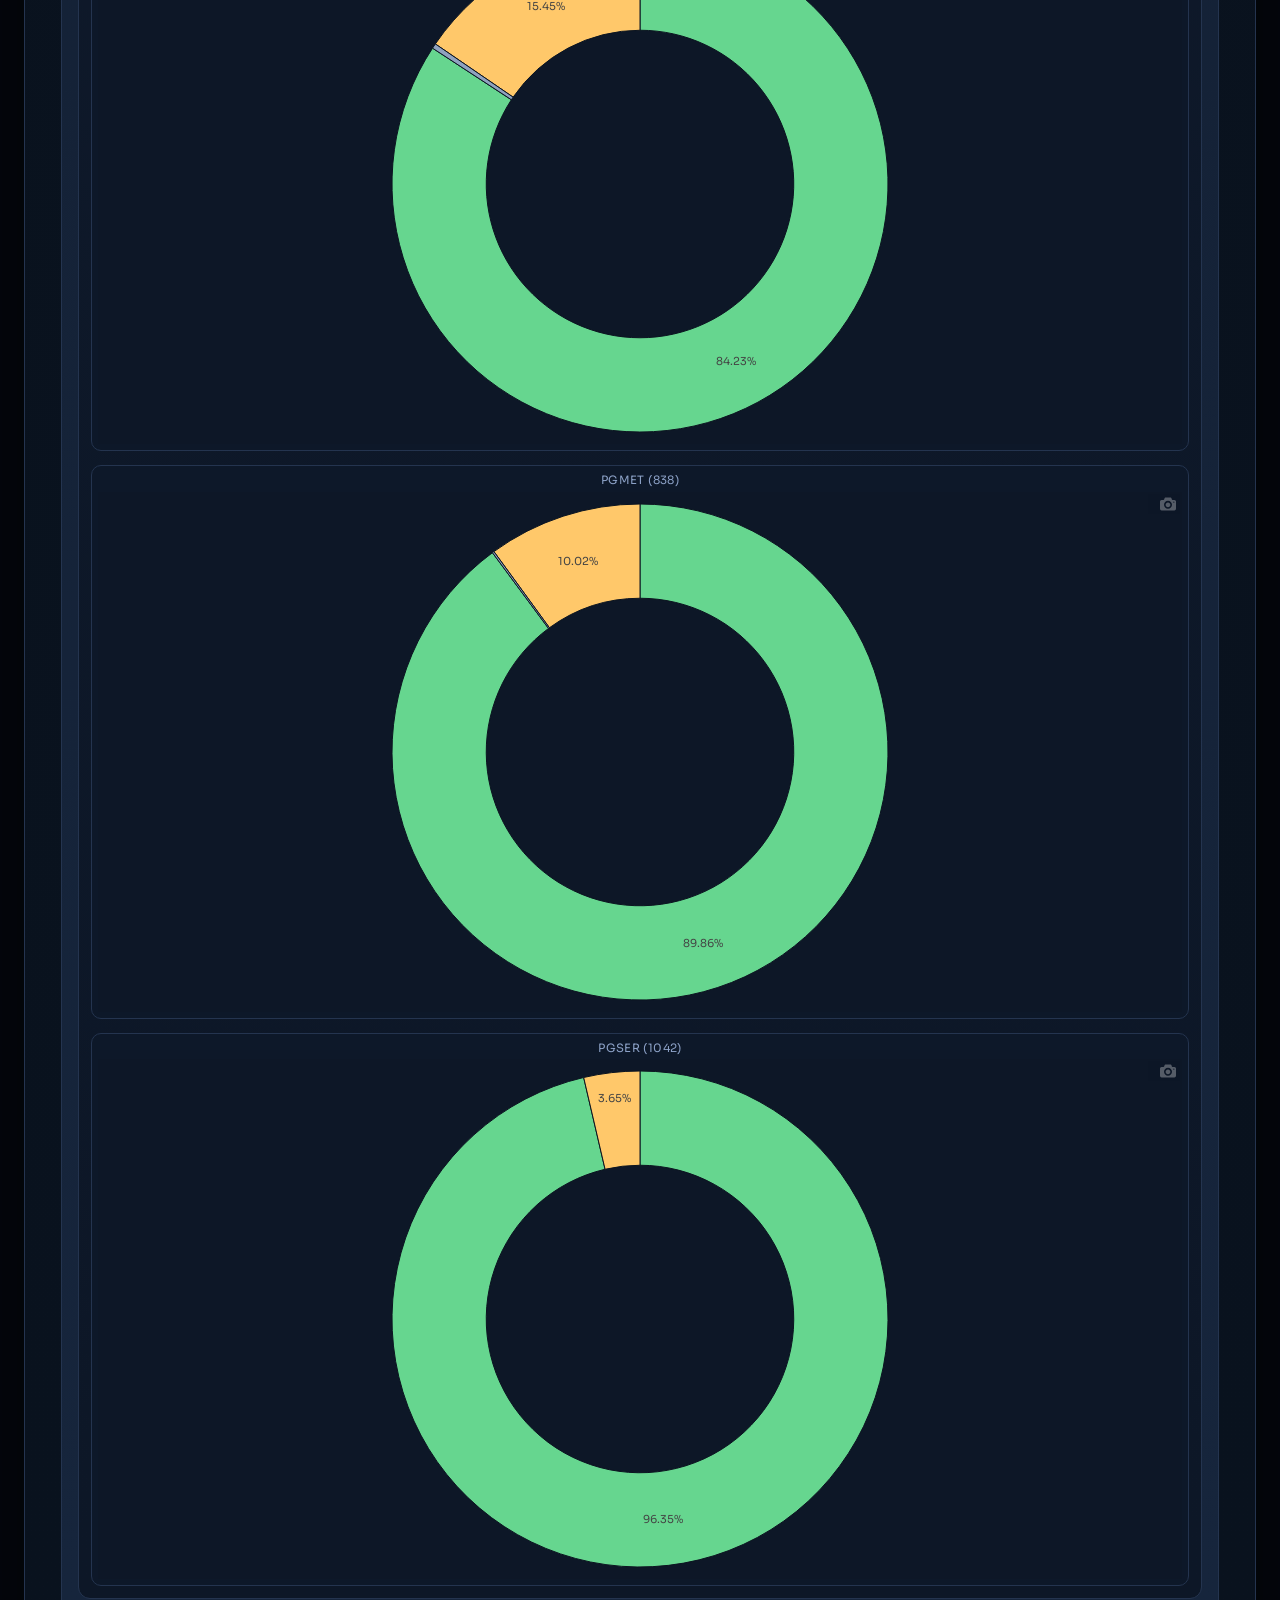
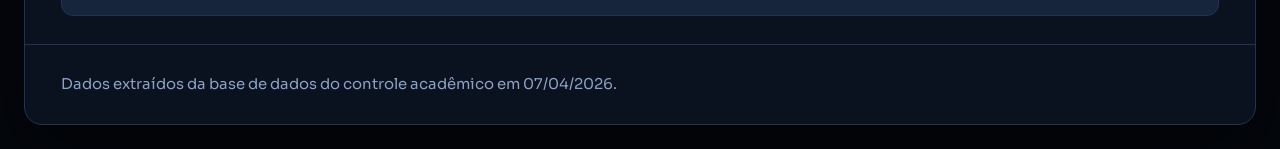
<file: estatisticas.html>
<!doctype html>
<html lang="pt-BR">
  <head>
    <meta charset="UTF-8" />
    <meta name="viewport" content="width=device-width, initial-scale=1.0" />
    <title>Estatísticas Gerais | DadosPGINPE</title>
    <link rel="icon" type="image/svg+xml" href="Images/favicon.svg" />
    <link rel="preconnect" href="https://fonts.googleapis.com" />
    <link rel="preconnect" href="https://fonts.gstatic.com" crossorigin />
    <link
      href="https://fonts.googleapis.com/css2?family=Sora:wght@400;600;700&display=swap"
      rel="stylesheet"
    />
    <link rel="stylesheet" href="styles.css" />
    <script src="https://cdn.plot.ly/plotly-2.35.2.min.js" defer></script>
  </head>
  <body>
    <div class="page">
      <div class="header">
        <h1>Estatísticas Gerais</h1>
        <p>Painel visual com indicadores agregados dos alunos.</p>
      </div>

      <div class="body body-stats">
        <div class="stats-toolbar">
          <a class="back-link" href="index.html">Voltar para a página principal</a>
          <p id="stats-status" class="table-status">Carregando estatísticas...</p>
        </div>

        <section class="stats-card" id="card-sexo">
          <div class="stats-card-head">
            <h2>Divisão por Sexo</h2>
            <p>Distribuição geral e por programa (sete programas reconhecidos; ISO excluído).</p>
          </div>

          <div class="stats-card-grid">
            <div class="plot-panel plot-panel-large">
              <h3>Geral (Todos os Alunos)</h3>
              <div id="sexo-geral-chart" class="plot-chart plot-chart-large"></div>
            </div>

            <div class="plot-panel">
              <h3>Por Programa (7)</h3>
              <div id="sexo-programa-grid" class="mini-plots-grid"></div>
            </div>
          </div>
        </section>

        <section class="stats-card" id="card-nacionalidade">
          <div class="stats-card-head">
            <h2>Divisão por Nacionalidade</h2>
            <p>Distribuição geral e por programa (sete programas reconhecidos; ISO excluído).</p>
          </div>

          <div class="stats-card-grid">
            <div class="plot-panel plot-panel-large">
              <h3>Geral (Todos os Alunos)</h3>
              <div id="nac-geral-chart" class="plot-chart plot-chart-large"></div>
            </div>

            <div class="plot-panel">
              <h3>Por Programa (7)</h3>
              <div id="nac-programa-grid" class="mini-plots-grid"></div>
            </div>
          </div>
        </section>
      </div>

      <div class="footer">
        Dados extraídos da base de dados do controle acadêmico em carregamento.
      </div>
    </div>
    <script src="app.js" defer></script>
    <script src="estatisticas.js" defer></script>
  </body>
</html>
</file>
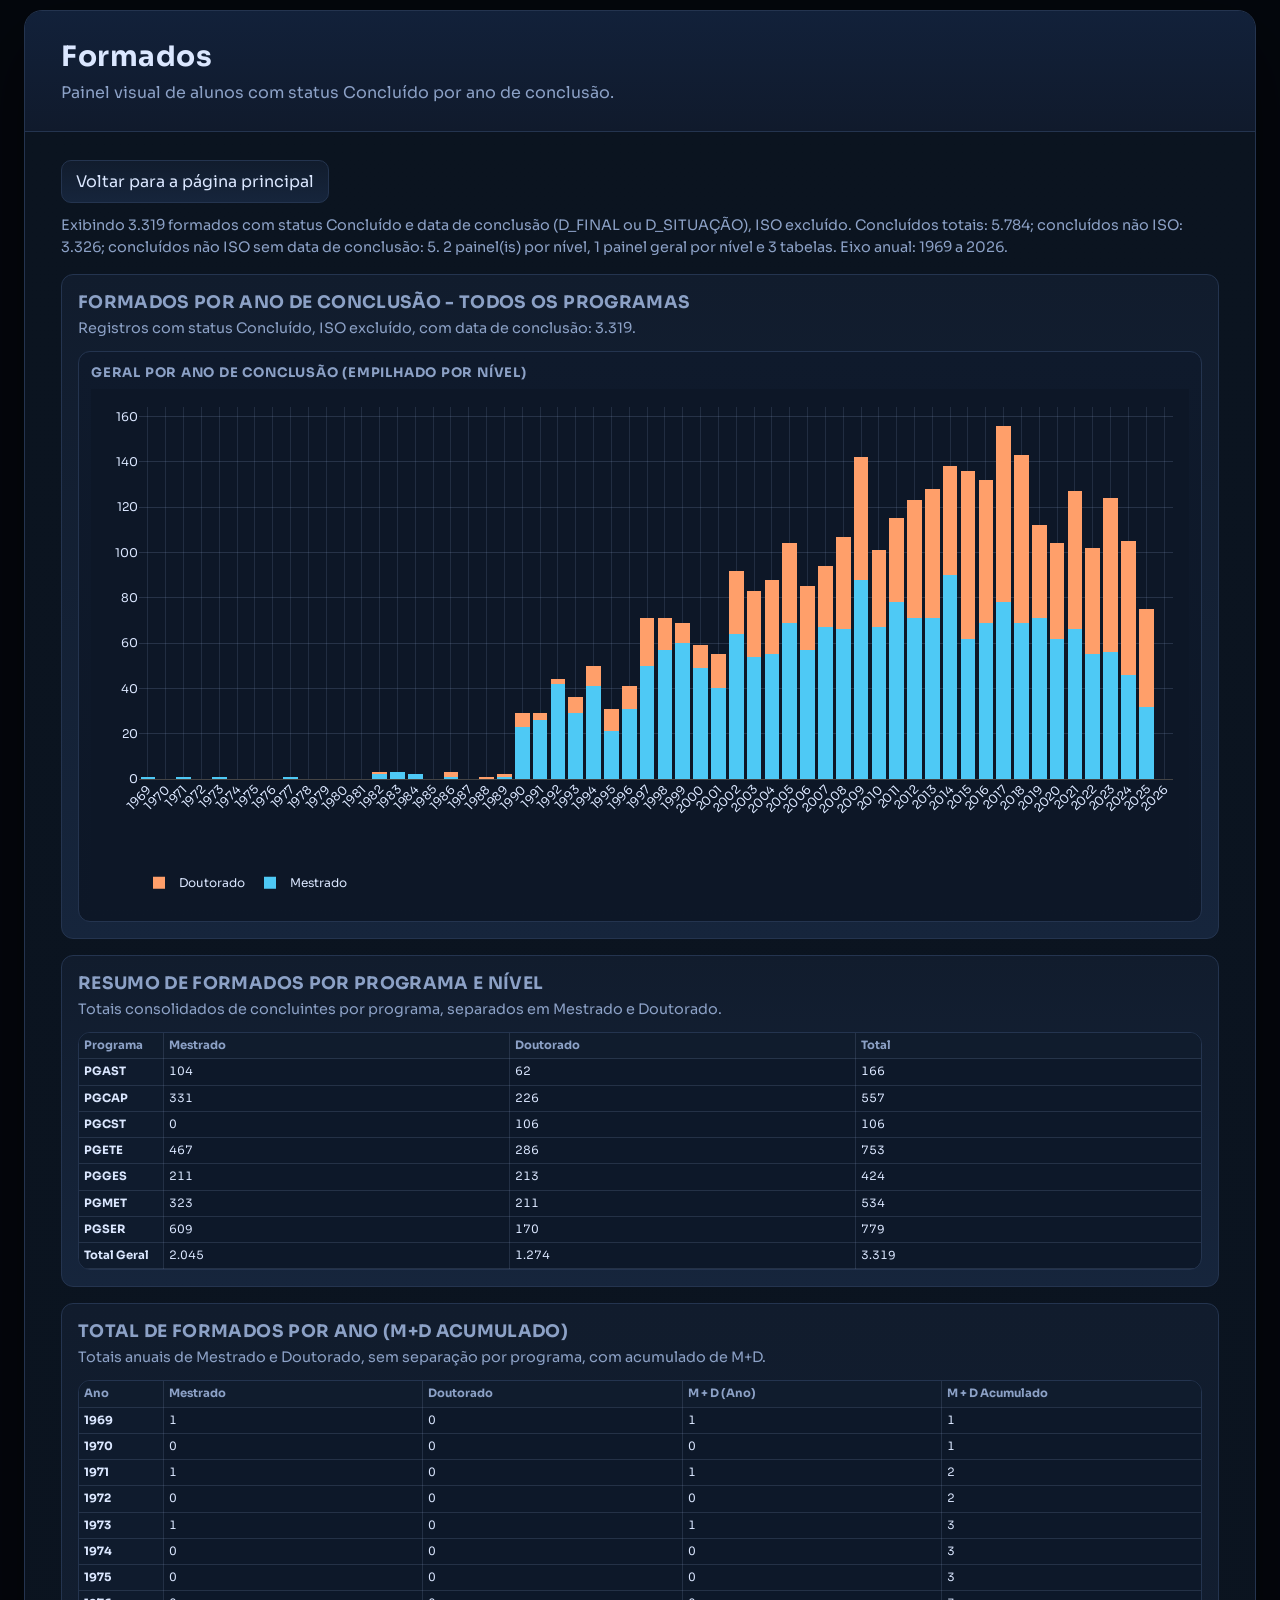
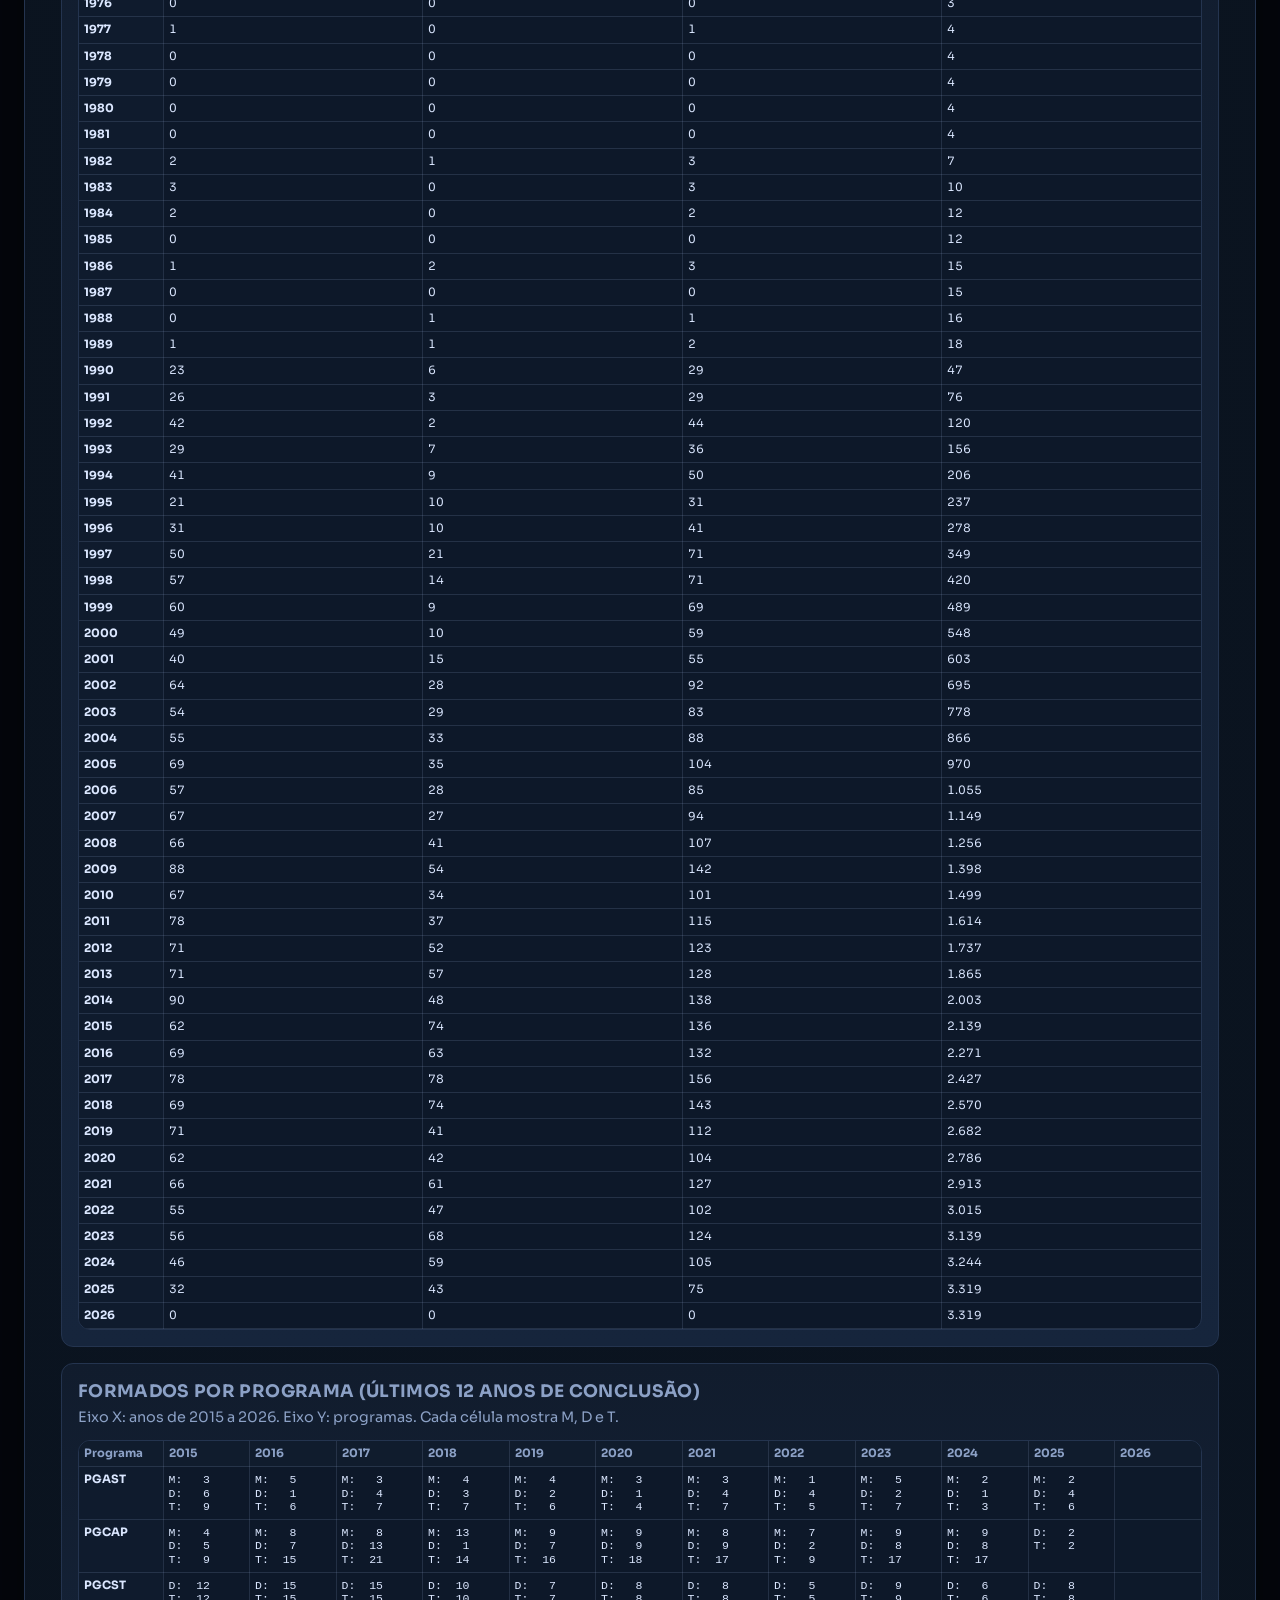
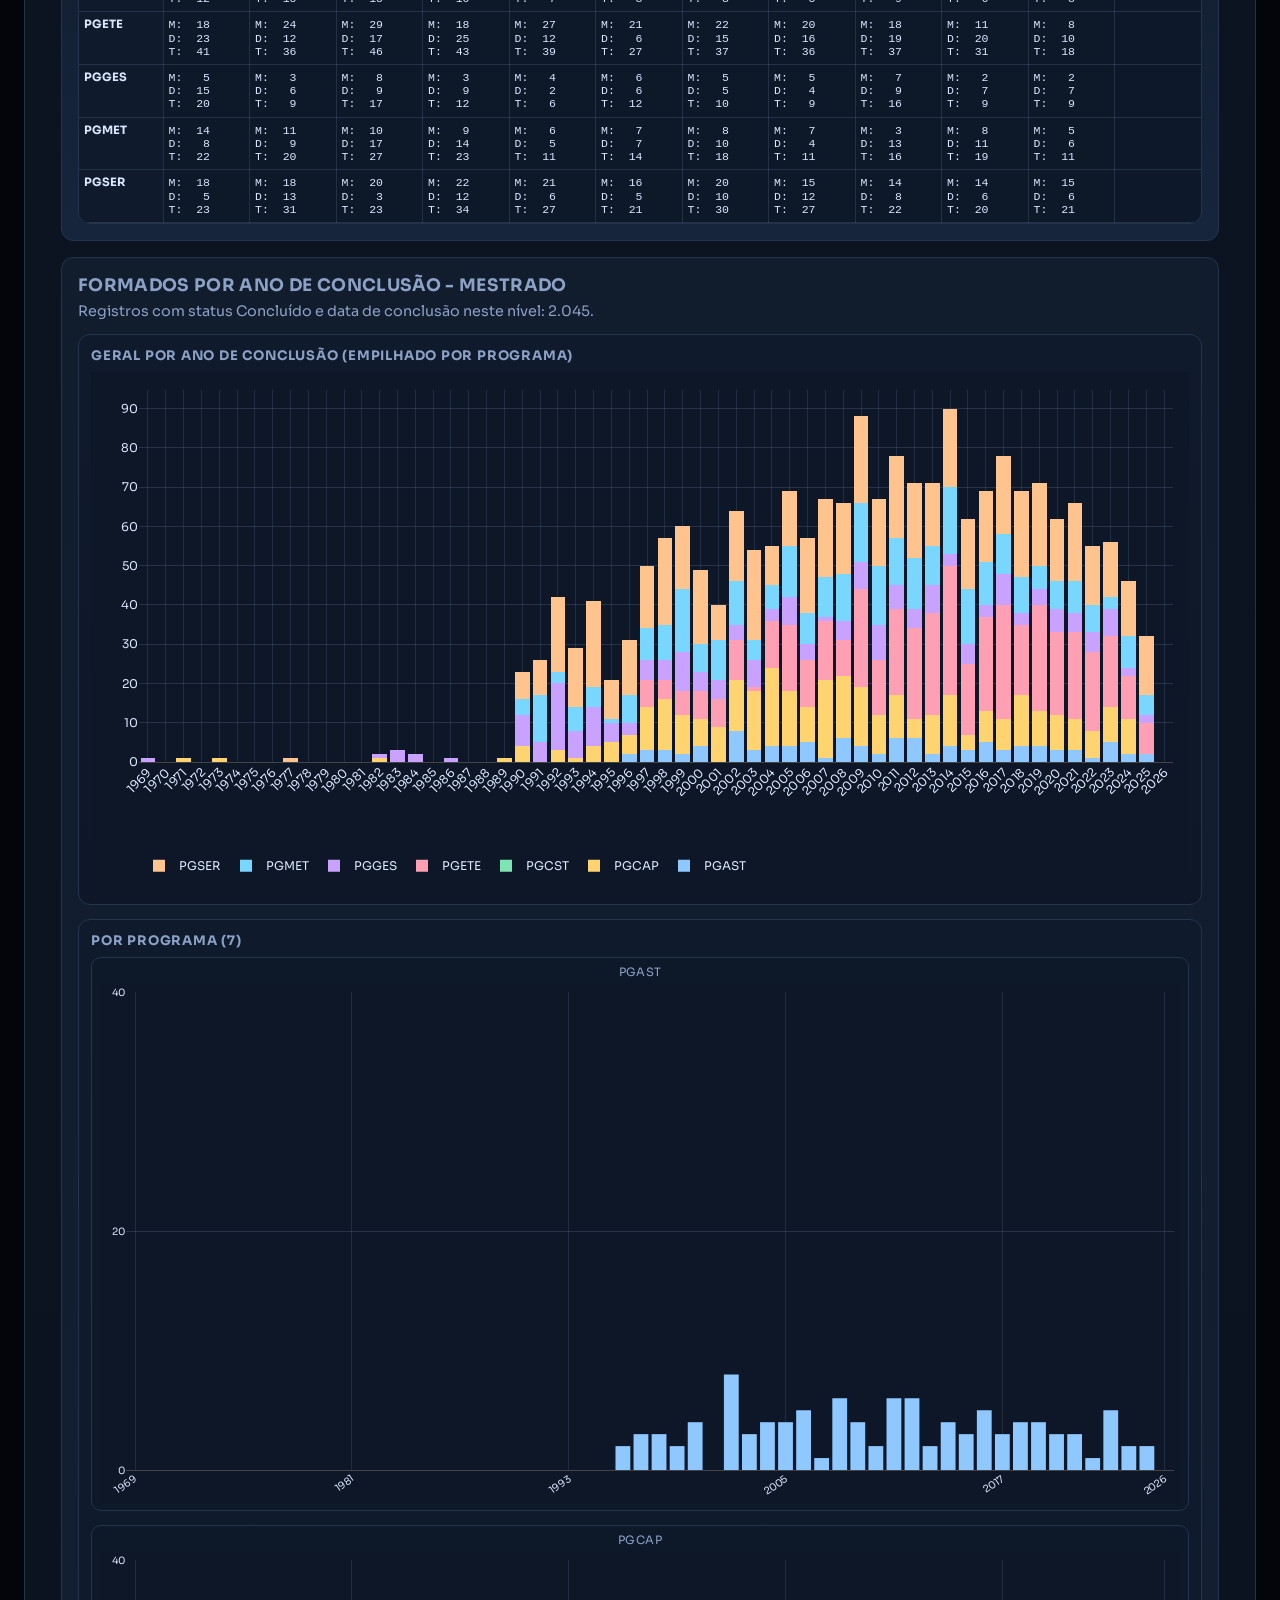
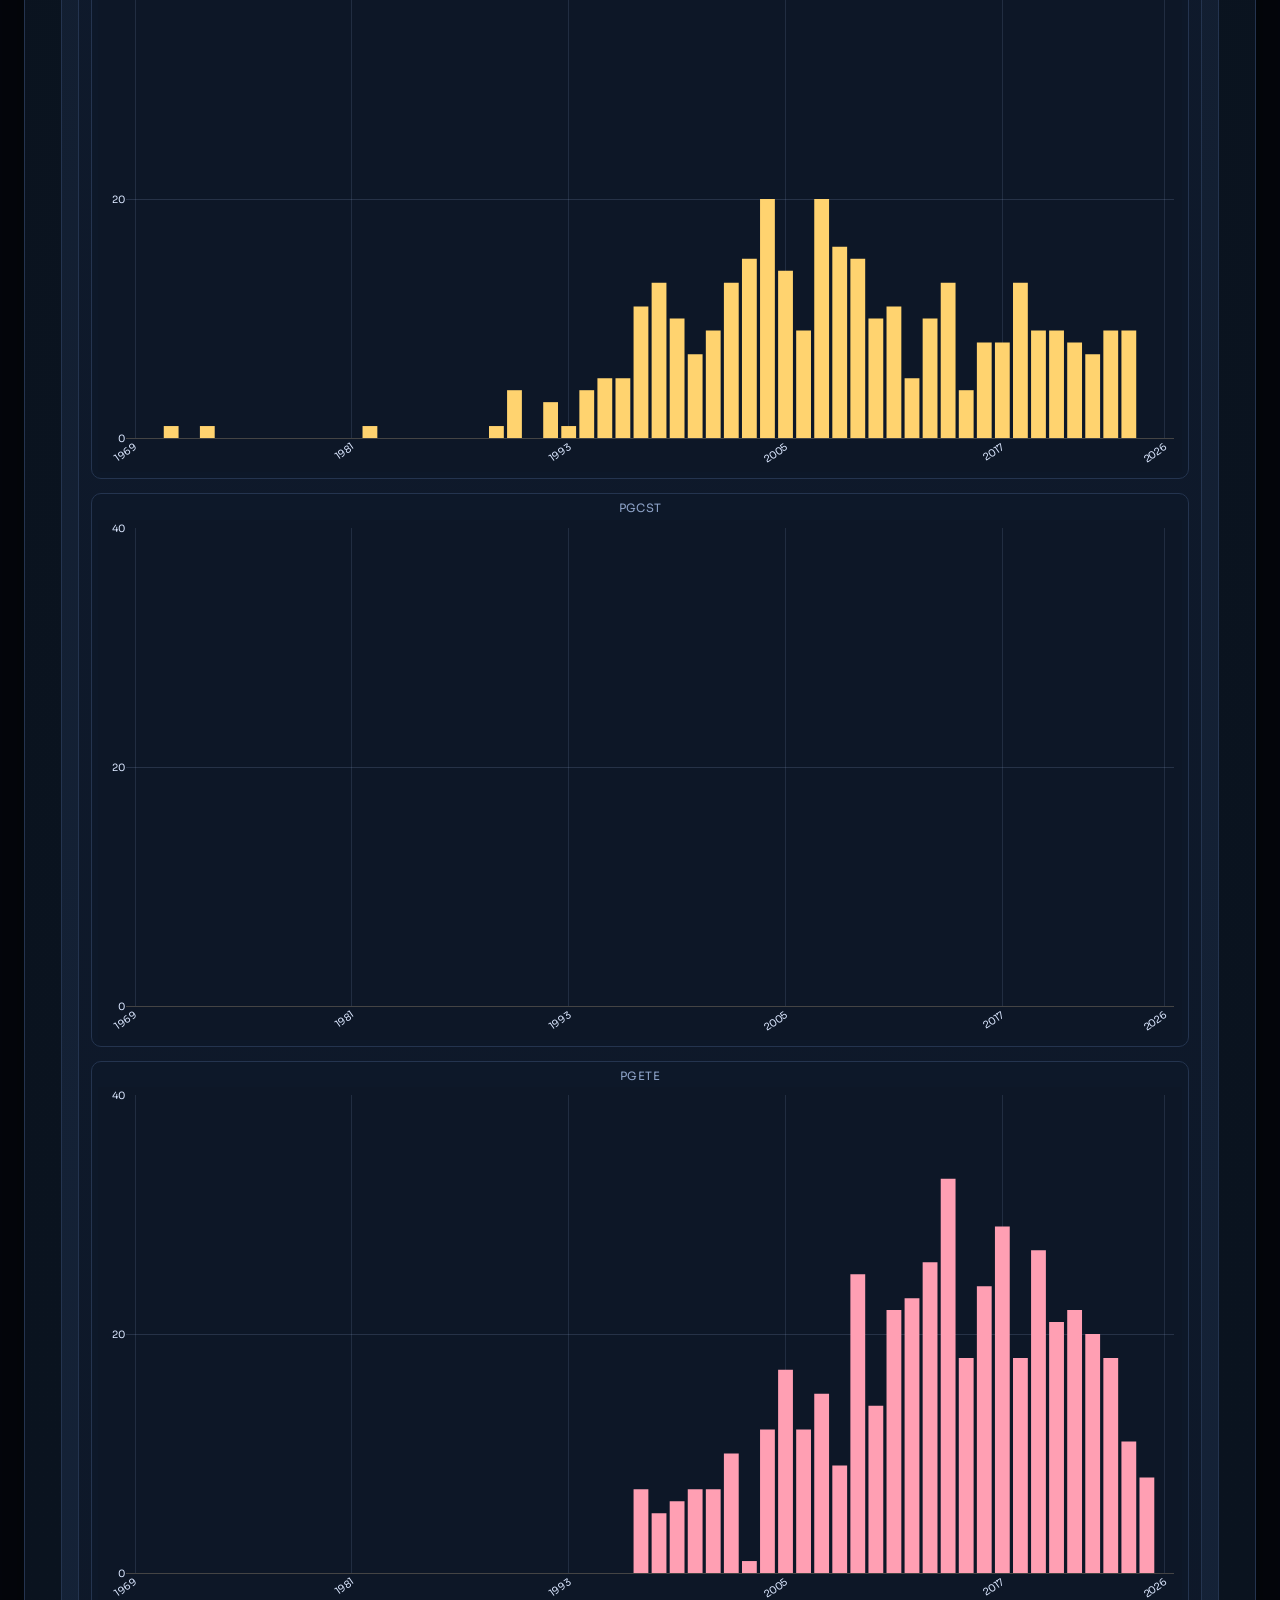
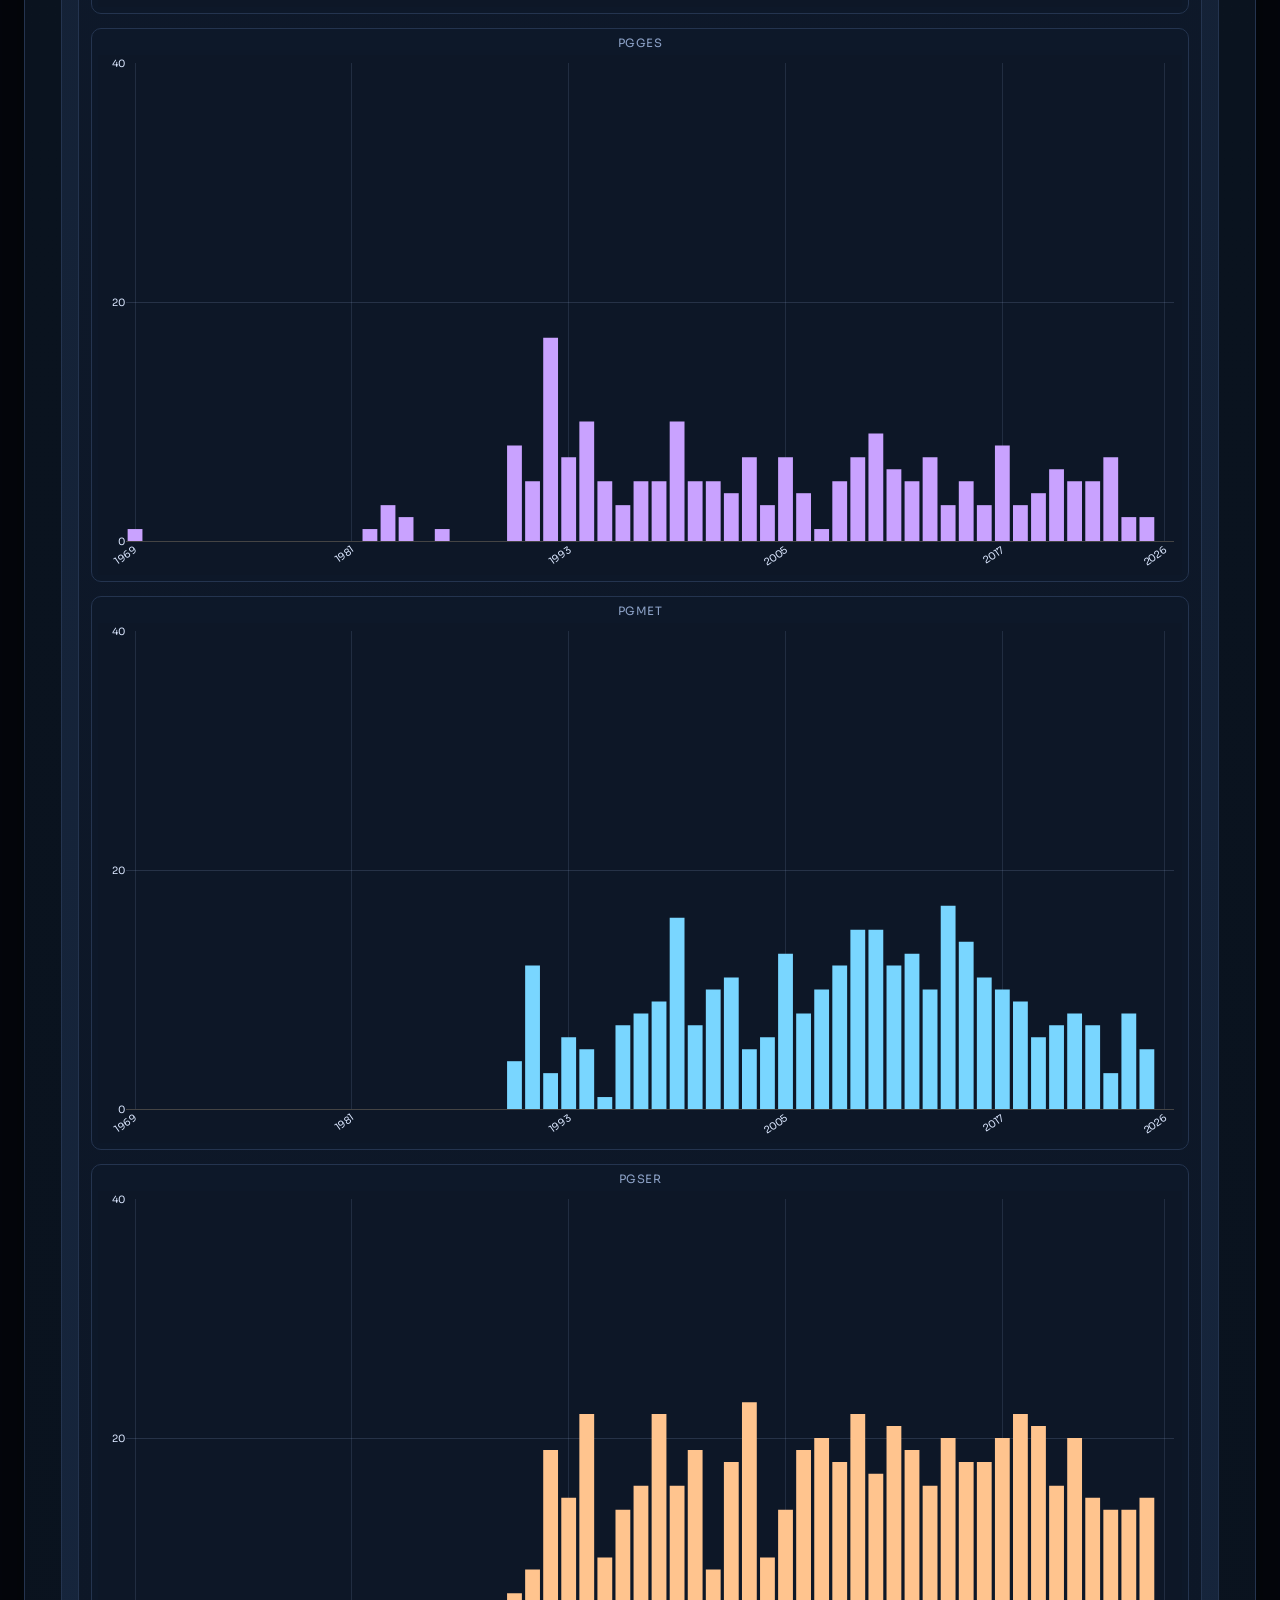
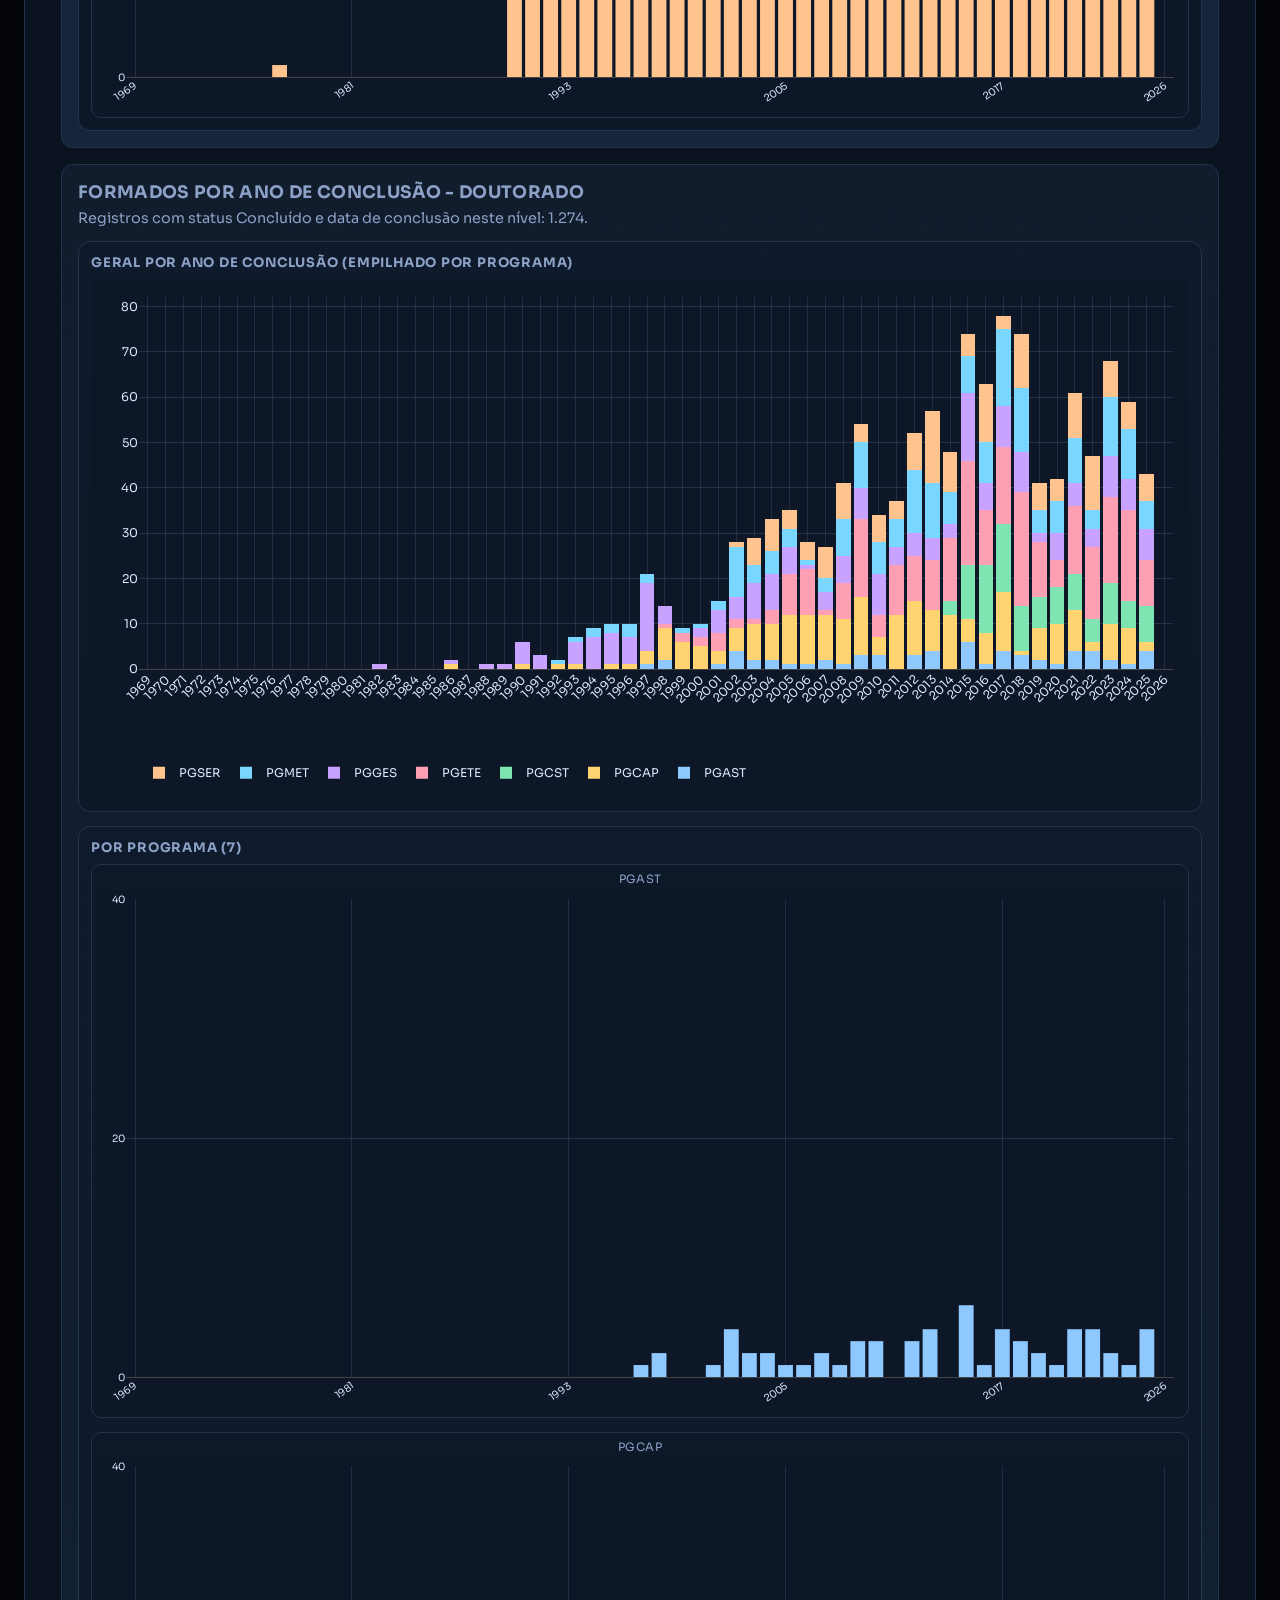
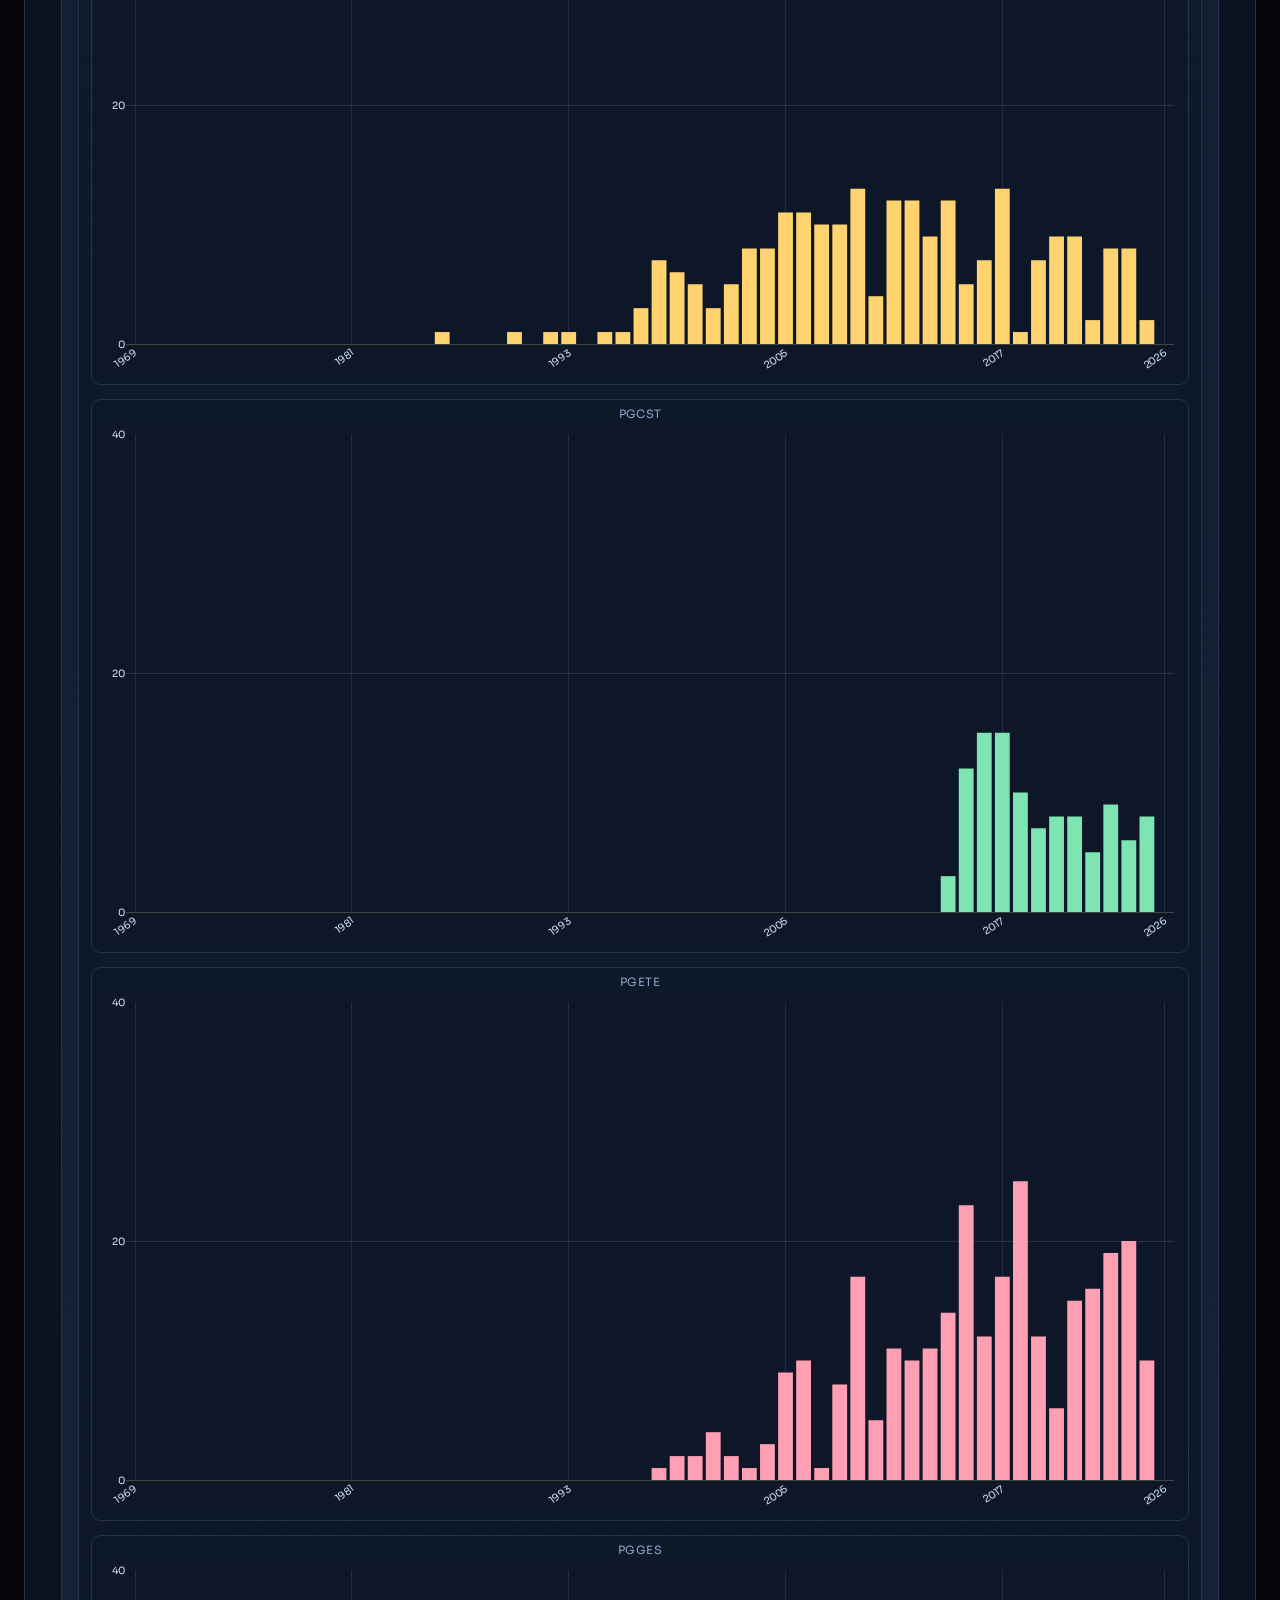
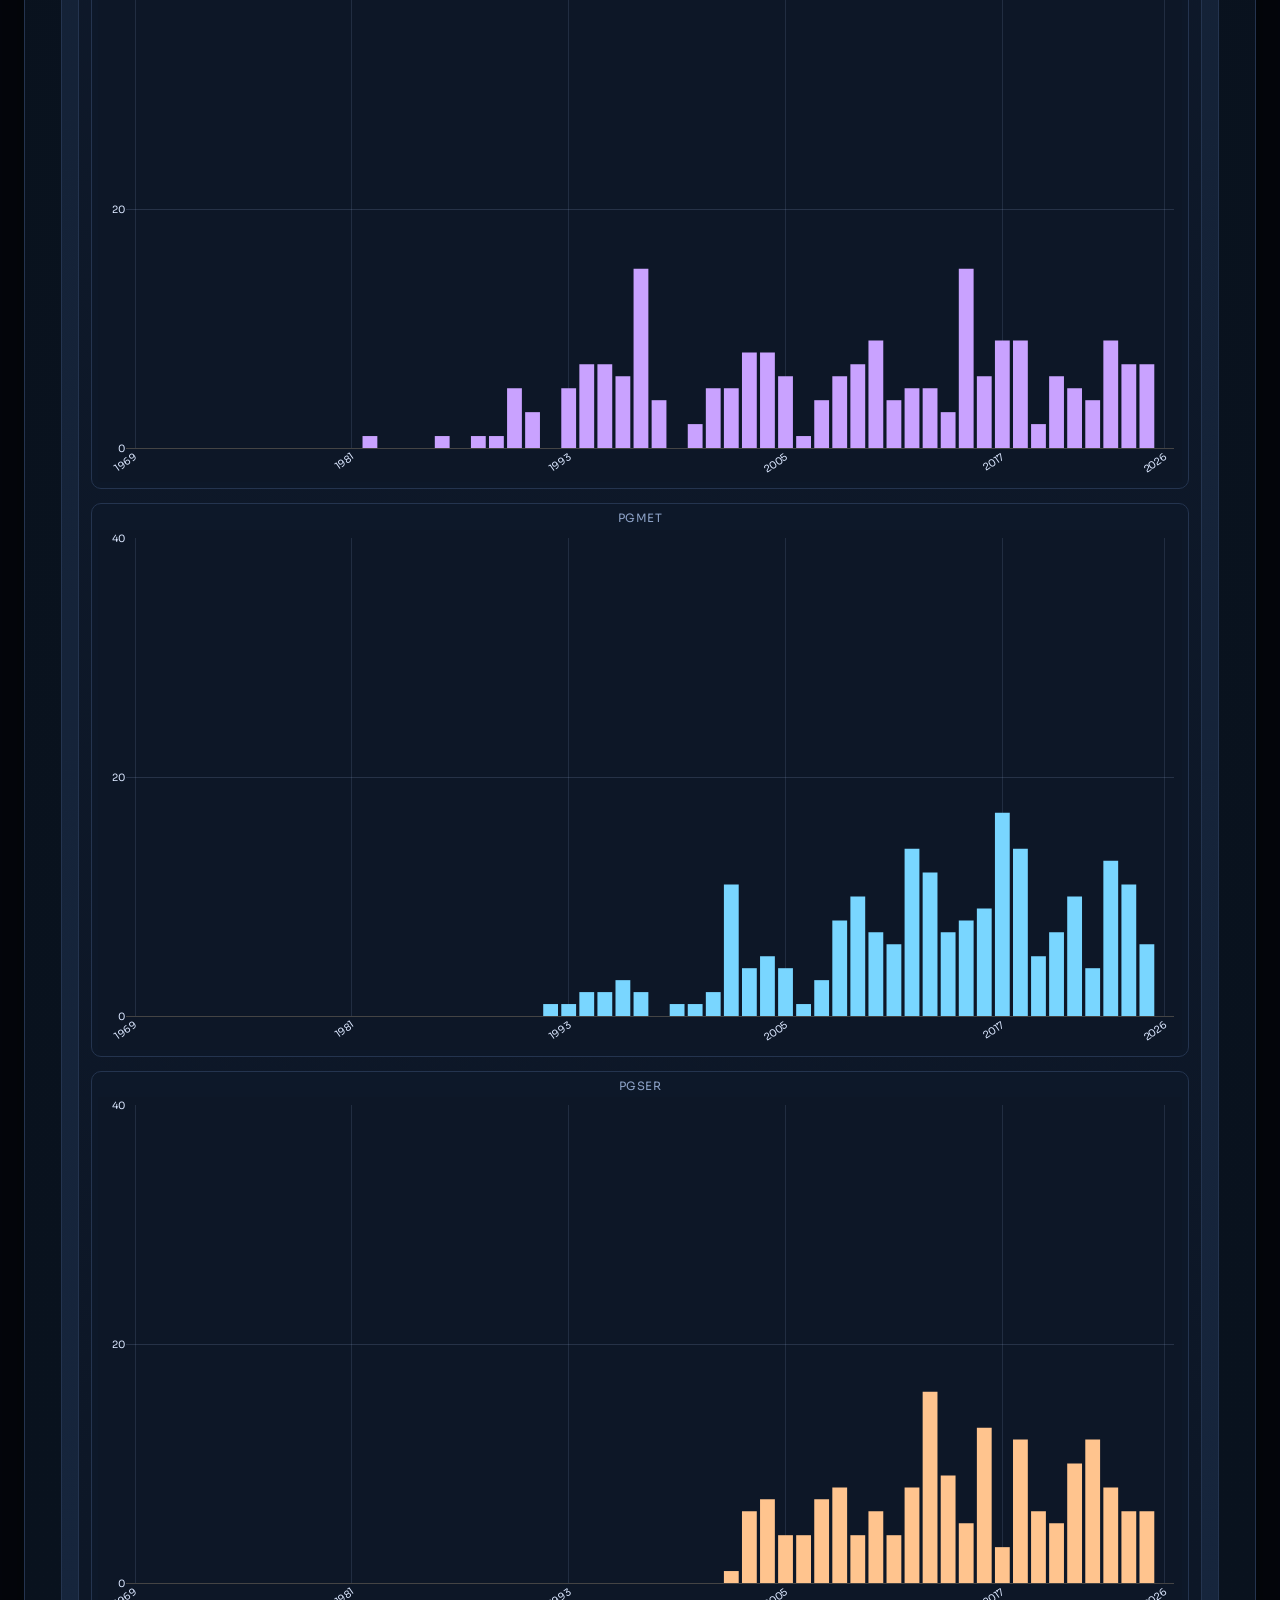
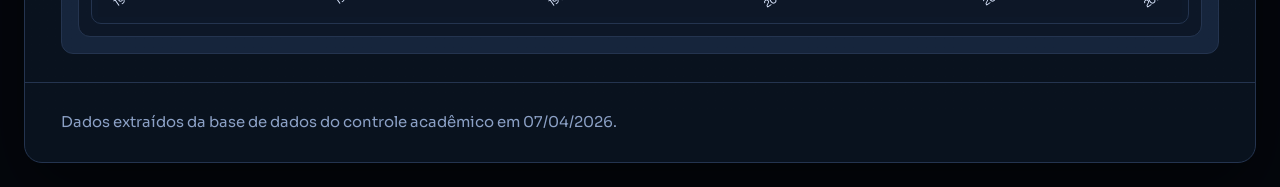
<file: formados.html>
<!doctype html>
<html lang="pt-BR">
  <head>
    <meta charset="UTF-8" />
    <meta name="viewport" content="width=device-width, initial-scale=1.0" />
    <title>Formados | DadosPGINPE</title>
    <link rel="icon" type="image/svg+xml" href="Images/favicon.svg" />
    <link rel="preconnect" href="https://fonts.googleapis.com" />
    <link rel="preconnect" href="https://fonts.gstatic.com" crossorigin />
    <link
      href="https://fonts.googleapis.com/css2?family=Sora:wght@400;600;700&display=swap"
      rel="stylesheet"
    />
    <link rel="stylesheet" href="styles.css" />
    <script src="https://cdn.plot.ly/plotly-2.35.2.min.js" defer></script>
  </head>
  <body>
    <div class="page">
      <div class="header">
        <h1>Formados</h1>
        <p>Painel visual de alunos com status Concluído por ano de conclusão.</p>
      </div>

      <div class="body body-stats">
        <div class="stats-toolbar">
          <a class="back-link" href="index.html">Voltar para a página principal</a>
          <p id="formados-status" class="table-status">Carregando formados...</p>
        </div>
        <div id="formados-cards" class="stats-cards-stack"></div>
      </div>

      <div class="footer">
        Dados extraídos da base de dados do controle acadêmico em carregamento.
      </div>
    </div>
    <script src="app.js" defer></script>
    <script src="formados.js" defer></script>
  </body>
</html>
</file>
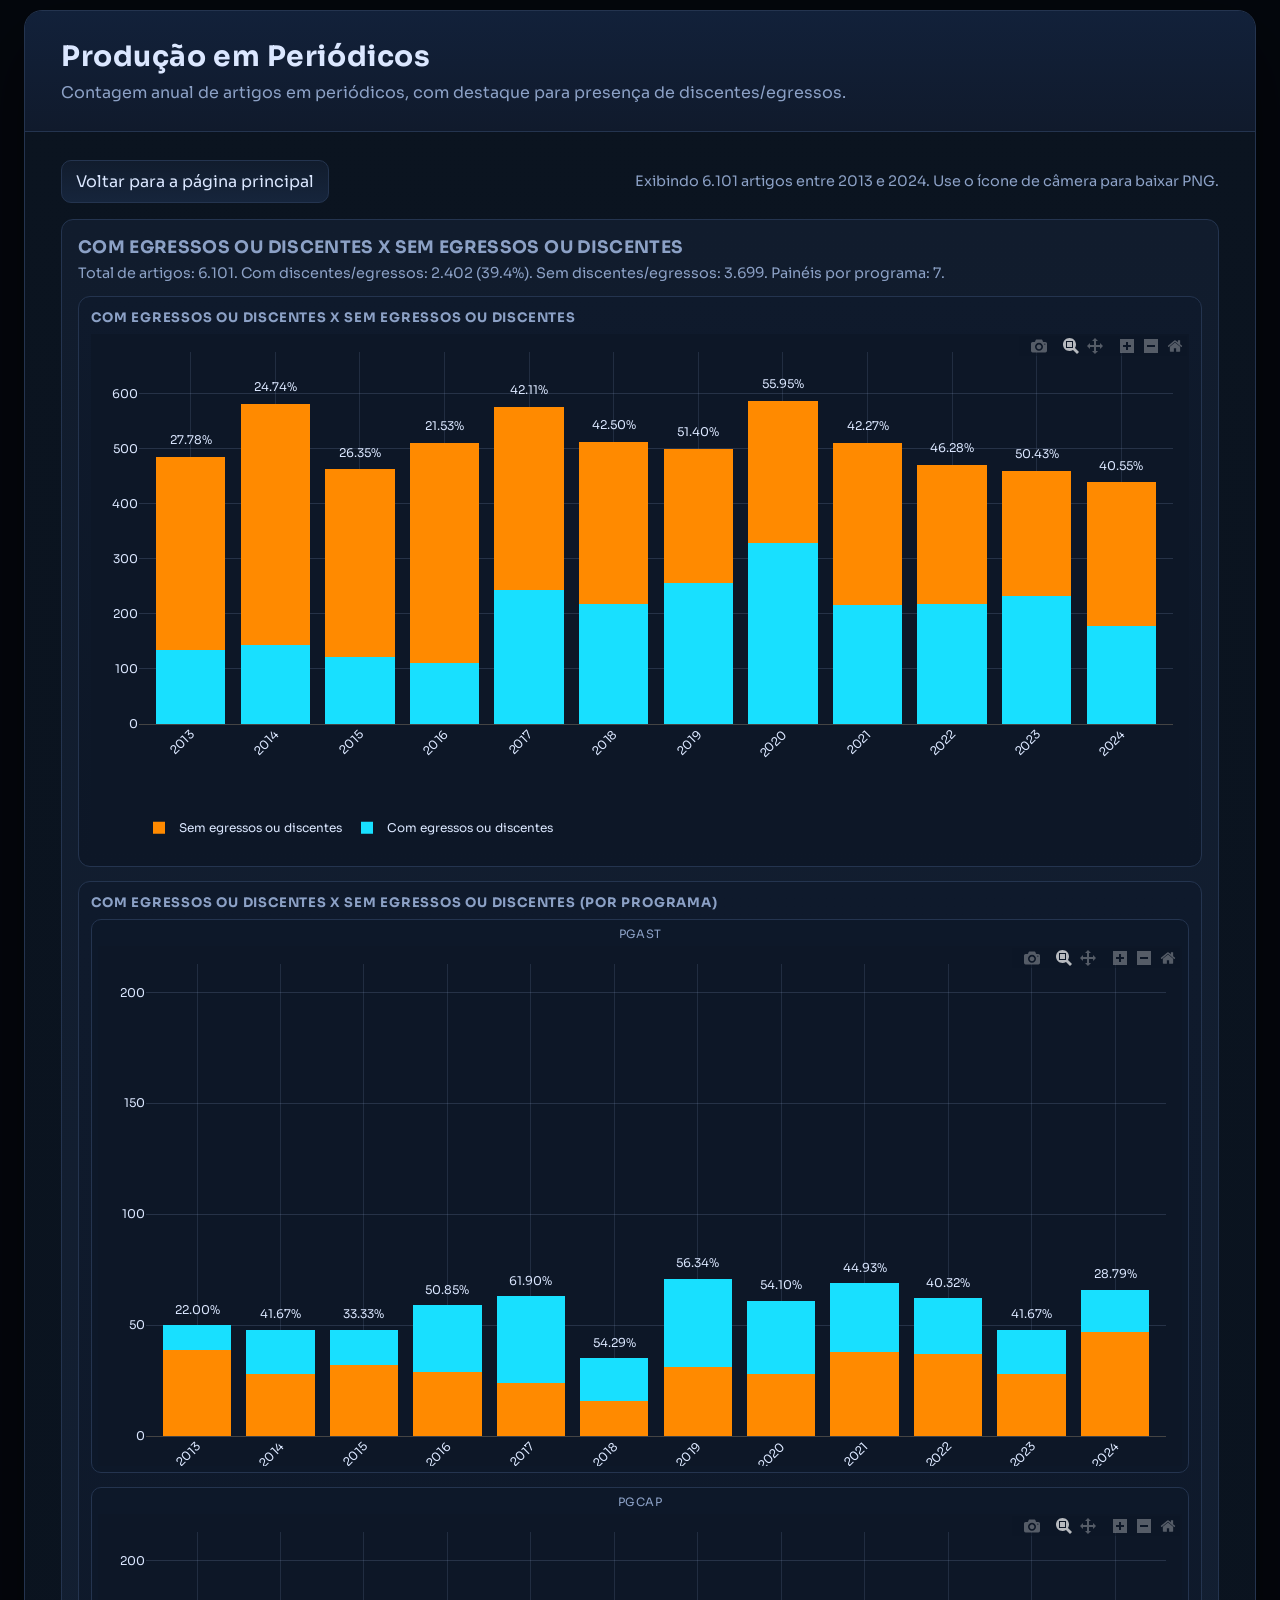
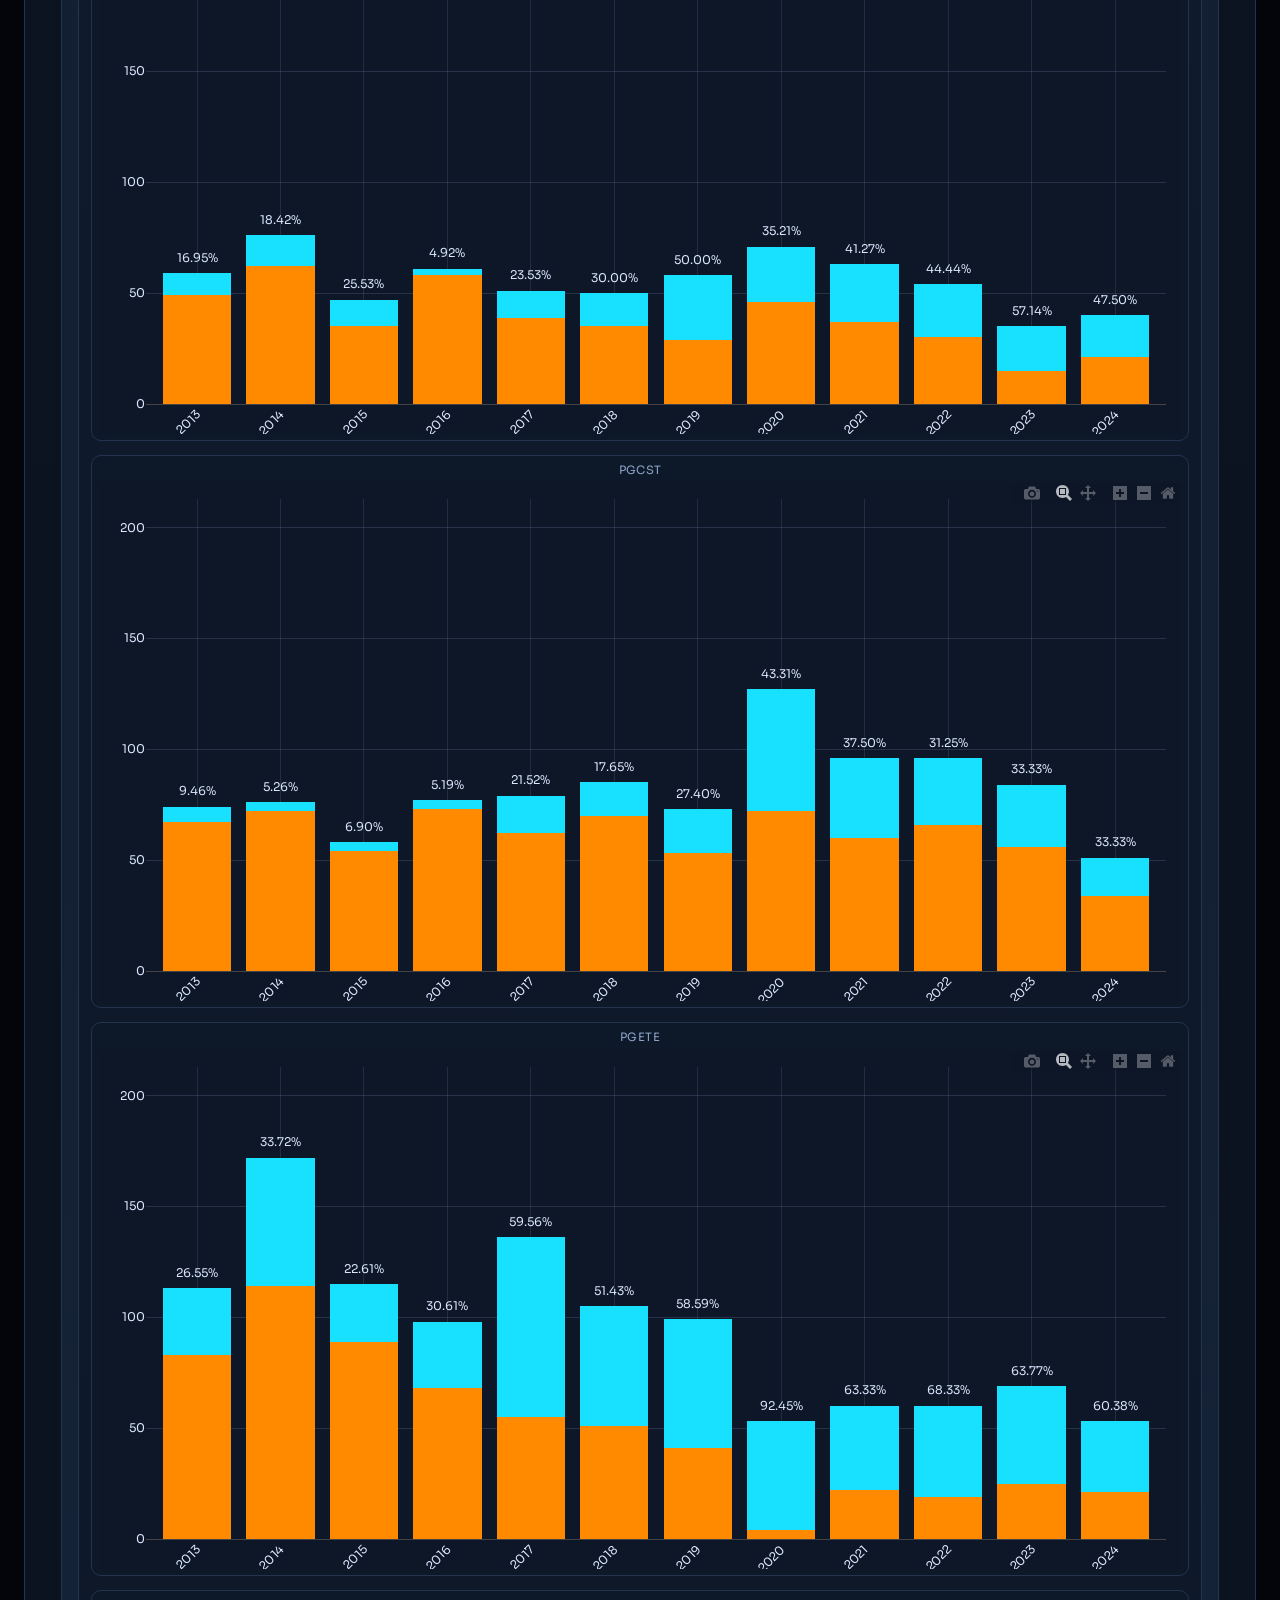
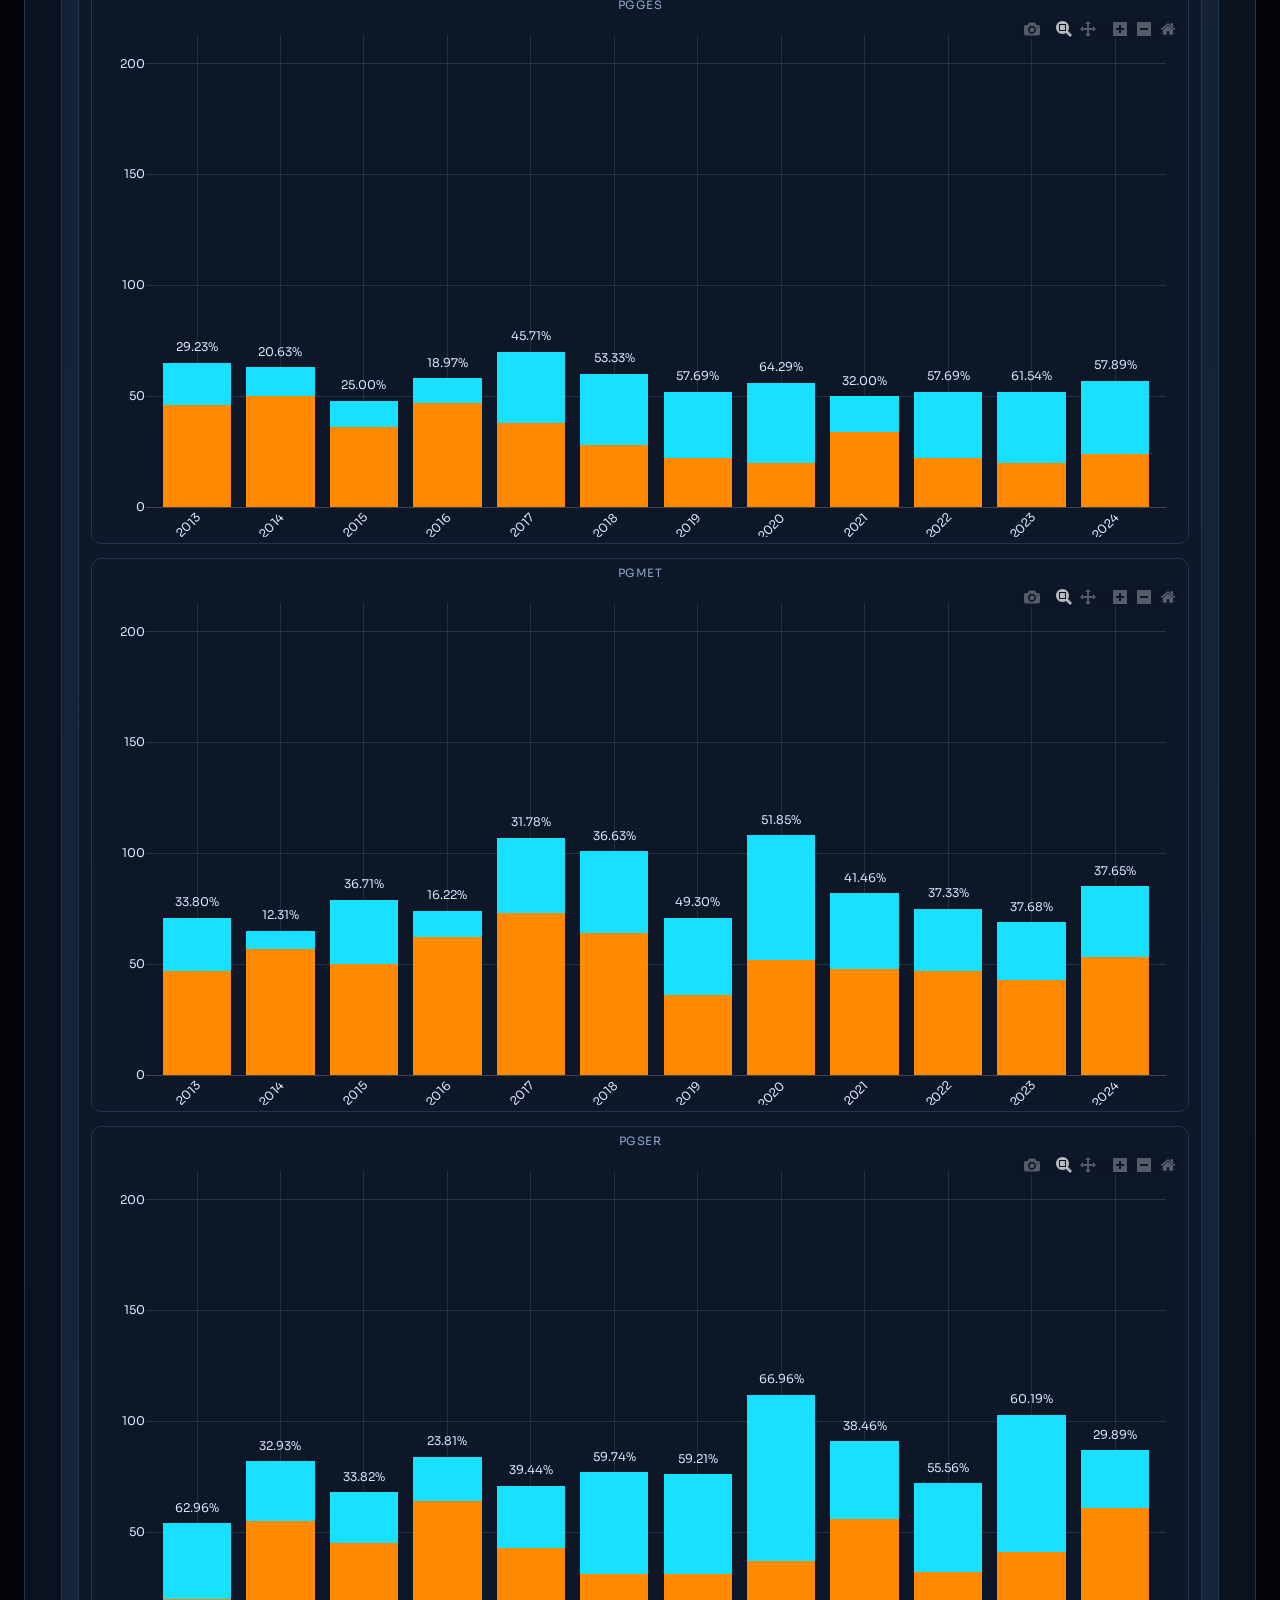
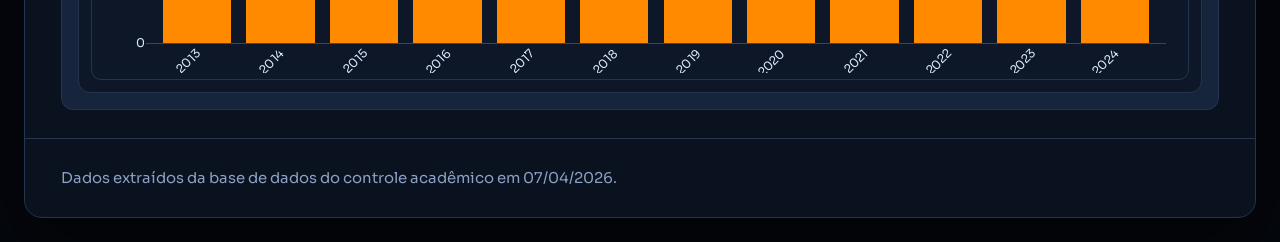
<file: producao.html>
<!doctype html>
<html lang="pt-BR">
  <head>
    <meta charset="UTF-8" />
    <meta name="viewport" content="width=device-width, initial-scale=1.0" />
    <title>Produção em Periódicos | DadosPGINPE</title>
    <link rel="icon" type="image/svg+xml" href="Images/favicon.svg" />
    <link rel="preconnect" href="https://fonts.googleapis.com" />
    <link rel="preconnect" href="https://fonts.gstatic.com" crossorigin />
    <link
      href="https://fonts.googleapis.com/css2?family=Sora:wght@400;600;700&display=swap"
      rel="stylesheet"
    />
    <link rel="stylesheet" href="styles.css" />
    <script src="https://cdn.plot.ly/plotly-2.35.2.min.js" defer></script>
  </head>
  <body>
    <div class="page">
      <div class="header">
        <h1>Produção em Periódicos</h1>
        <p>Contagem anual de artigos em periódicos, com destaque para presença de discentes/egressos.</p>
      </div>

      <div class="body body-stats">
        <div class="stats-toolbar">
          <a class="back-link" href="index.html">Voltar para a página principal</a>
          <p id="producao-status" class="table-status">Carregando produção...</p>
        </div>

        <div class="stats-cards-stack">
          <section class="stats-card" id="card-producao-geral">
            <div class="stats-card-head">
              <h2>Com egressos ou discentes x Sem egressos ou discentes</h2>
              <p id="producao-resumo">Preparando resumo...</p>
            </div>
            <div class="stats-card-grid">
              <div class="plot-panel plot-panel-large">
                <h3>Com egressos ou discentes x Sem egressos ou discentes</h3>
                <div id="producao-chart" class="plot-chart plot-chart-large"></div>
              </div>
              <div class="plot-panel">
                <h3>Com egressos ou discentes x Sem egressos ou discentes (por programa)</h3>
                <div id="producao-mini-grid" class="mini-plots-grid"></div>
              </div>
            </div>
          </section>
        </div>
      </div>

      <div class="footer">
        Dados extraídos da base de dados do controle acadêmico em carregamento.
      </div>
    </div>
    <script src="app.js" defer></script>
    <script src="producao.js" defer></script>
  </body>
</html>
</file>
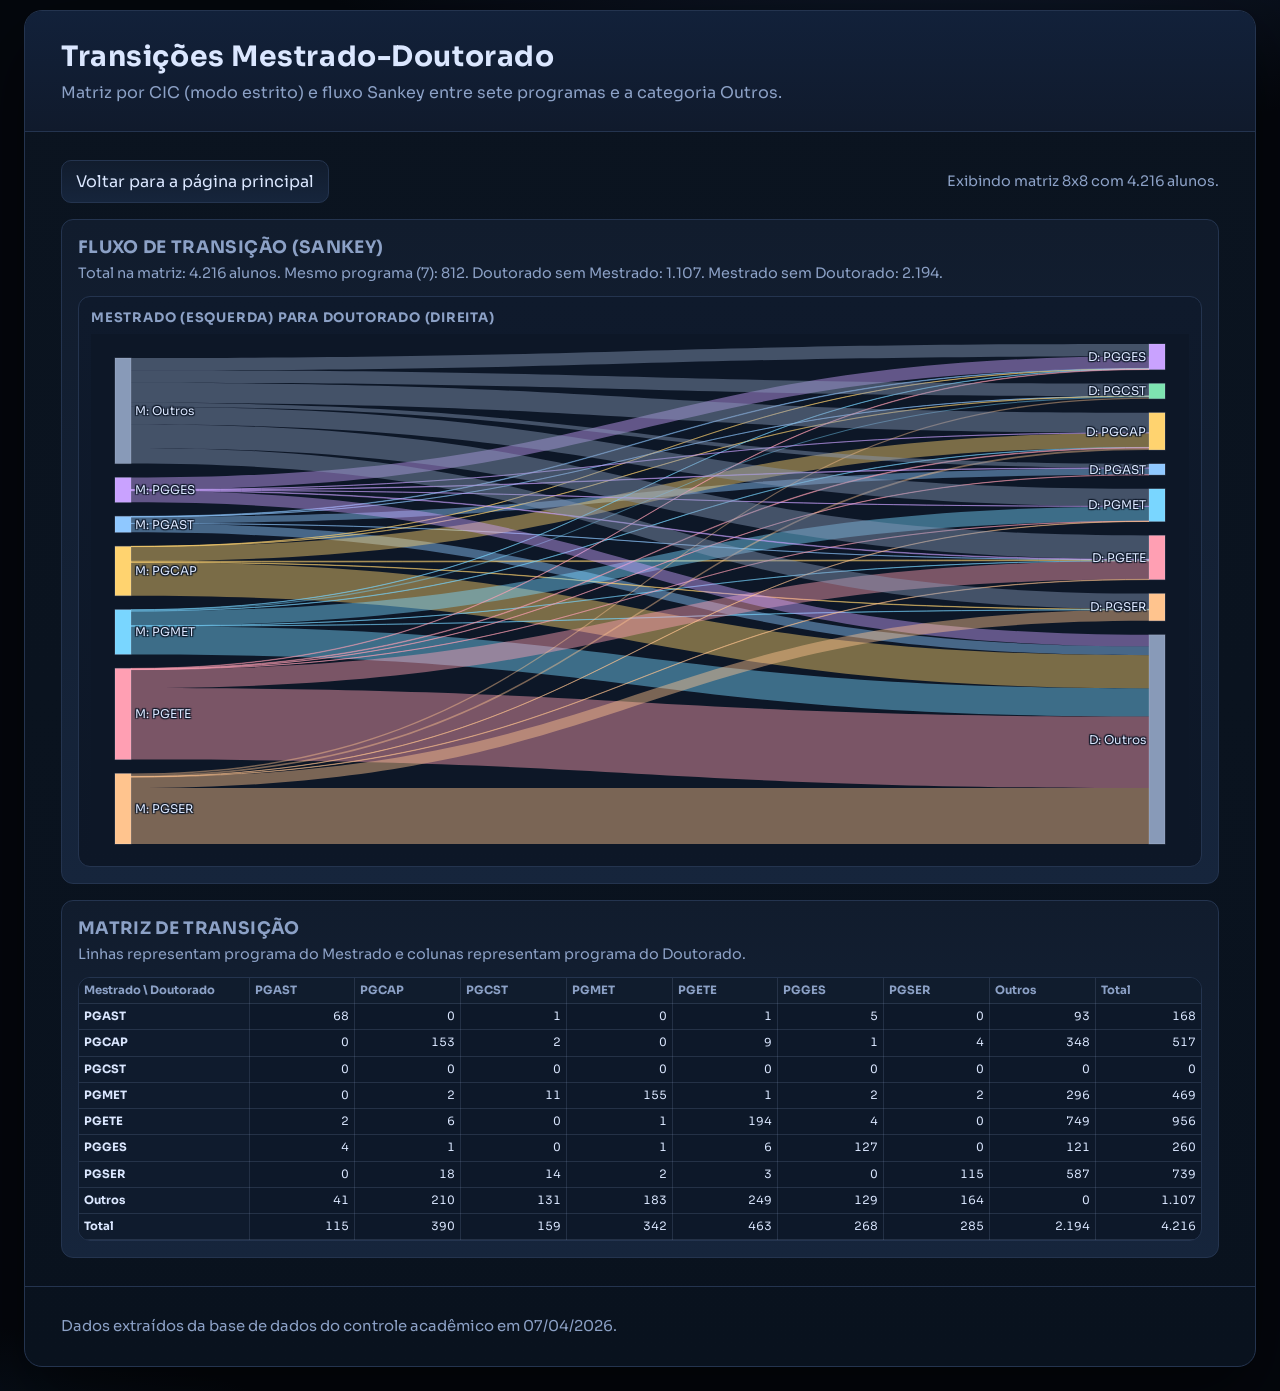
<file: transicoes.html>
<!doctype html>
<html lang="pt-BR">
  <head>
    <meta charset="UTF-8" />
    <meta name="viewport" content="width=device-width, initial-scale=1.0" />
    <title>Transições Mestrado-Doutorado | DadosPGINPE</title>
    <link rel="icon" type="image/svg+xml" href="Images/favicon.svg" />
    <link rel="preconnect" href="https://fonts.googleapis.com" />
    <link rel="preconnect" href="https://fonts.gstatic.com" crossorigin />
    <link
      href="https://fonts.googleapis.com/css2?family=Sora:wght@400;600;700&display=swap"
      rel="stylesheet"
    />
    <link rel="stylesheet" href="styles.css" />
    <script src="https://cdn.plot.ly/plotly-2.35.2.min.js" defer></script>
  </head>
  <body>
    <div class="page">
      <div class="header">
        <h1>Transições Mestrado-Doutorado</h1>
        <p>Matriz por CIC (modo estrito) e fluxo Sankey entre sete programas e a categoria Outros.</p>
      </div>

      <div class="body body-stats">
        <div class="stats-toolbar">
          <a class="back-link" href="index.html">Voltar para a página principal</a>
          <p id="transicoes-status" class="table-status">Carregando transições...</p>
        </div>

        <div class="stats-cards-stack">
          <section class="stats-card" id="card-transicoes-sankey">
            <div class="stats-card-head">
              <h2>Fluxo de Transição (Sankey)</h2>
              <p id="transicoes-resumo" class="transicoes-meta">Preparando resumo...</p>
            </div>
            <div class="stats-card-grid">
              <div class="plot-panel plot-panel-large">
                <h3>Mestrado (esquerda) para Doutorado (direita)</h3>
                <div id="transicoes-sankey" class="plot-chart plot-chart-large"></div>
              </div>
            </div>
          </section>

          <section class="stats-card" id="card-transicoes-matriz">
            <div class="stats-card-head">
              <h2>Matriz de Transição</h2>
              <p>Linhas representam programa do Mestrado e colunas representam programa do Doutorado.</p>
            </div>
            <div id="transicoes-matriz"></div>
          </section>
        </div>
      </div>

      <div class="footer">
        Dados extraídos da base de dados do controle acadêmico em carregamento.
      </div>
    </div>
    <script src="app.js" defer></script>
    <script src="transicoes.js?v=7" defer></script>
  </body>
</html>
</file>
<file: styles.css>
:root {
  --bg-0: #04070d;
  --bg-1: #0b1420;
  --panel: #111c2d;
  --panel-2: #16253c;
  --line: #24344f;
  --text: #dbe7ff;
  --muted: #8ca1c6;
  --accent: #48c3ff;
  --accent-soft: #204f70;
}

* {
  box-sizing: border-box;
}

body {
  margin: 0;
  min-height: 100vh;
  font-family: "Sora", sans-serif;
  background:
    radial-gradient(1400px 700px at 75% -20%, #1a2b49 0%, transparent 60%),
    radial-gradient(900px 500px at -10% 120%, #0f2a3f 0%, transparent 70%),
    var(--bg-0);
  color: var(--text);
  padding: 10px 24px 24px;
}

.page {
  width: min(1280px, 100%);
  min-height: min(860px, calc(100vh - 34px));
  margin: 0 auto;
  background: linear-gradient(180deg, var(--bg-1) 0%, #09121e 100%);
  border: 1px solid var(--line);
  border-radius: 18px;
  box-shadow: 0 30px 80px rgba(0, 0, 0, 0.55);
  overflow: hidden;
  display: grid;
  grid-template-rows: auto 1fr auto;
}

.header,
.body,
.footer {
  padding: 28px 36px;
}

.header {
  border-bottom: 1px solid var(--line);
  background: linear-gradient(180deg, #12213a 0%, #101a2c 100%);
}

.header h1 {
  margin-top: 0;
  margin-bottom: 8px;
  font-size: clamp(1.6rem, 2.2vw, 2.5rem);
  letter-spacing: 0.02em;
}

.header p {
  margin: 0;
  color: var(--muted);
}

.body {
  display: grid;
  align-content: start;
  gap: 18px;
}

.body h2 {
  margin: 0;
  font-size: 1.05rem;
  letter-spacing: 0.04em;
  text-transform: uppercase;
  color: var(--muted);
}

.icon-list {
  list-style: none;
  margin: 0;
  padding: 0;
  display: grid;
  grid-template-columns: repeat(auto-fit, minmax(210px, 1fr));
  gap: 14px;
}

.icon-list li {
  margin: 0;
}

.icon-link {
  display: flex;
  align-items: center;
  gap: 12px;
  width: 100%;
  background: linear-gradient(180deg, var(--panel) 0%, var(--panel-2) 100%);
  border: 1px solid var(--line);
  border-radius: 12px;
  padding: 14px 16px;
  color: inherit;
  text-decoration: none;
  transition: transform 120ms ease, border-color 120ms ease, box-shadow 120ms ease;
}

.icon-link:hover {
  border-color: #356194;
  box-shadow: 0 10px 28px rgba(0, 0, 0, 0.35);
  transform: translateY(-1px);
}

.icon-link:focus-visible {
  outline: 2px solid var(--accent);
  outline-offset: 2px;
}

.icon-wrap {
  width: 34px;
  height: 34px;
  border-radius: 10px;
  background: var(--accent-soft);
  display: grid;
  place-items: center;
  color: var(--accent);
  flex: 0 0 auto;
}

.icon-list span {
  color: var(--text);
  font-size: 0.95rem;
}

.subpage-note {
  margin: 0;
  color: var(--muted);
  line-height: 1.5;
}

.back-link {
  display: inline-flex;
  align-items: center;
  gap: 8px;
  border: 1px solid var(--line);
  border-radius: 10px;
  padding: 10px 14px;
  color: var(--text);
  text-decoration: none;
  background: linear-gradient(180deg, var(--panel) 0%, var(--panel-2) 100%);
}

.back-link:hover {
  border-color: #356194;
}

.back-link:focus-visible {
  outline: 2px solid var(--accent);
  outline-offset: 2px;
}

.footer {
  border-top: 1px solid var(--line);
  color: var(--muted);
  line-height: 1.5;
  font-size: 0.93rem;
}

.body-table {
  gap: 14px;
}

.table-toolbar {
  display: flex;
  flex-wrap: wrap;
  justify-content: space-between;
  align-items: flex-end;
  gap: 14px;
  border: 1px solid var(--line);
  border-radius: 12px;
  background: linear-gradient(180deg, var(--panel) 0%, var(--panel-2) 100%);
  padding: 14px 16px;
}

.toolbar-actions {
  display: flex;
  flex-wrap: wrap;
  align-items: flex-end;
  gap: 10px;
}

.table-search {
  display: grid;
  gap: 6px;
  color: var(--muted);
  font-size: 0.82rem;
  letter-spacing: 0.02em;
}

.table-search input {
  width: min(420px, 68vw);
  min-width: 260px;
  border: 1px solid var(--line);
  border-radius: 10px;
  background: #101c2d;
  color: var(--text);
  padding: 10px 12px;
  font-family: inherit;
  font-size: 0.9rem;
}

.table-search input:focus-visible {
  outline: 2px solid var(--accent);
  outline-offset: 1px;
}

.table-button {
  border: 1px solid var(--line);
  border-radius: 10px;
  background: linear-gradient(180deg, var(--panel) 0%, var(--panel-2) 100%);
  color: var(--text);
  padding: 10px 14px;
  font-family: inherit;
  font-size: 0.86rem;
  font-weight: 600;
  letter-spacing: 0.02em;
  cursor: pointer;
}

.table-button:hover {
  border-color: #356194;
}

.table-button:focus-visible {
  outline: 2px solid var(--accent);
  outline-offset: 1px;
}

.table-status {
  margin: 0;
  color: var(--muted);
  font-size: 0.9rem;
  line-height: 1.5;
}

.table-status.is-error {
  color: #ffacb1;
}

.alunos-table {
  border: 1px solid var(--line);
  border-radius: 12px;
  overflow: hidden;
  background: linear-gradient(180deg, var(--panel) 0%, var(--panel-2) 100%);
}

.body-stats {
  gap: 16px;
}

.stats-cards-stack {
  display: grid;
  gap: 16px;
}

.stats-toolbar {
  display: flex;
  flex-wrap: wrap;
  justify-content: space-between;
  align-items: center;
  gap: 12px;
}

.stats-card {
  border: 1px solid var(--line);
  border-radius: 12px;
  background: linear-gradient(180deg, var(--panel) 0%, var(--panel-2) 100%);
  padding: 16px;
  display: grid;
  gap: 14px;
}

.stats-card-head h2 {
  margin: 0 0 6px;
  font-size: 1.08rem;
  letter-spacing: 0.02em;
}

.stats-card-head p {
  margin: 0;
  color: var(--muted);
  font-size: 0.9rem;
}

.stats-card-grid {
  display: grid;
  grid-template-columns: 1fr;
  gap: 14px;
}

.plot-panel {
  border: 1px solid var(--line);
  border-radius: 12px;
  background: linear-gradient(180deg, #0f1a2c 0%, #0d1727 100%);
  padding: 12px;
}

.plot-panel h3 {
  margin: 0 0 8px;
  color: var(--muted);
  font-size: 0.82rem;
  text-transform: uppercase;
  letter-spacing: 0.06em;
}

.plot-chart {
  width: 100%;
  min-height: 260px;
}

.plot-chart-large {
  height: 520px;
  min-height: 520px;
}

.mini-plots-grid {
  display: grid;
  grid-template-columns: 1fr;
  gap: 14px;
  align-items: start;
}

.mini-plot-item {
  border: 1px solid var(--line);
  border-radius: 10px;
  background: #0d1829;
  padding: 8px 6px 6px;
  min-width: 0;
  display: grid;
  grid-template-rows: auto 1fr;
  gap: 4px;
}

.mini-plot-title {
  margin: 0;
  font-size: 0.72rem;
  line-height: 1.2;
  color: var(--muted);
  letter-spacing: 0.03em;
  text-align: center;
  white-space: nowrap;
  overflow: hidden;
  text-overflow: ellipsis;
}

.mini-plot-chart {
  width: 100%;
  aspect-ratio: auto;
  height: 520px;
  min-height: 520px;
  max-height: none;
}

.admissao-matrix-wrap {
  border: 1px solid var(--line);
  border-radius: 12px;
  background: #0d1829;
  overflow-x: hidden;
}

.admissao-matrix {
  width: 100%;
  border-collapse: collapse;
  table-layout: fixed;
  font-size: 0.72rem;
  line-height: 1.15;
}

.admissao-matrix th,
.admissao-matrix td {
  padding: 6px 5px;
  border-right: 1px solid rgba(140, 161, 198, 0.18);
  border-bottom: 1px solid rgba(140, 161, 198, 0.18);
  vertical-align: top;
  text-align: left;
}

.admissao-matrix thead th {
  color: var(--muted);
  background: #101c2d;
  font-weight: 700;
}

.admissao-matrix-program {
  width: 84px;
  white-space: nowrap;
  text-align: left;
  color: var(--text);
  background: #0f1b2d;
}

.admissao-matrix-cell {
  font-variant-numeric: tabular-nums;
}

.admissao-matrix-cell.is-empty {
  background: rgba(17, 28, 45, 0.35);
}

.admissao-matrix-line {
  display: block;
  white-space: pre;
  font-family: ui-monospace, "SFMono-Regular", Menlo, Monaco, Consolas, "Liberation Mono",
    "Courier New", monospace;
}

.admissao-matrix th:last-child,
.admissao-matrix td:last-child {
  border-right: 0;
}

.transicoes-meta {
  margin: 0;
}

.transicoes-matrix .admissao-matrix-cell {
  text-align: right;
  font-variant-numeric: tabular-nums;
}

.transicoes-matrix .admissao-matrix-program {
  width: 170px;
}

.body-table .tabulator {
  background: #0d1829;
  border: 0;
  color: var(--text);
  font-family: "Sora", sans-serif;
  font-size: 0.86rem;
}

.body-table .tabulator .tabulator-header {
  border-bottom: 1px solid var(--line);
}

.body-table .tabulator .tabulator-row {
  background: #0d1829;
}

.body-table .tabulator .tabulator-row.tabulator-row-even {
  background: #0f1b2d;
}

.body-table .tabulator .tabulator-row:hover {
  background: #152742;
}

.body-table .tabulator .tabulator-footer {
  border-top: 1px solid var(--line);
}

@media (max-width: 900px) {
  .mini-plots-grid {
    grid-template-columns: 1fr;
  }
}

@media (max-width: 700px) {
  body {
    padding: 6px 10px 14px;
  }

  .header,
  .body,
  .footer {
    padding: 22px 20px;
  }

  .toolbar-actions {
    width: 100%;
  }

  .table-search {
    width: 100%;
  }

  .table-search input {
    width: 100%;
    min-width: 0;
  }

  .mini-plots-grid {
    grid-template-columns: 1fr;
  }
}

@media (max-width: 520px) {
  .mini-plots-grid {
    grid-template-columns: 1fr;
  }
}
</file>
